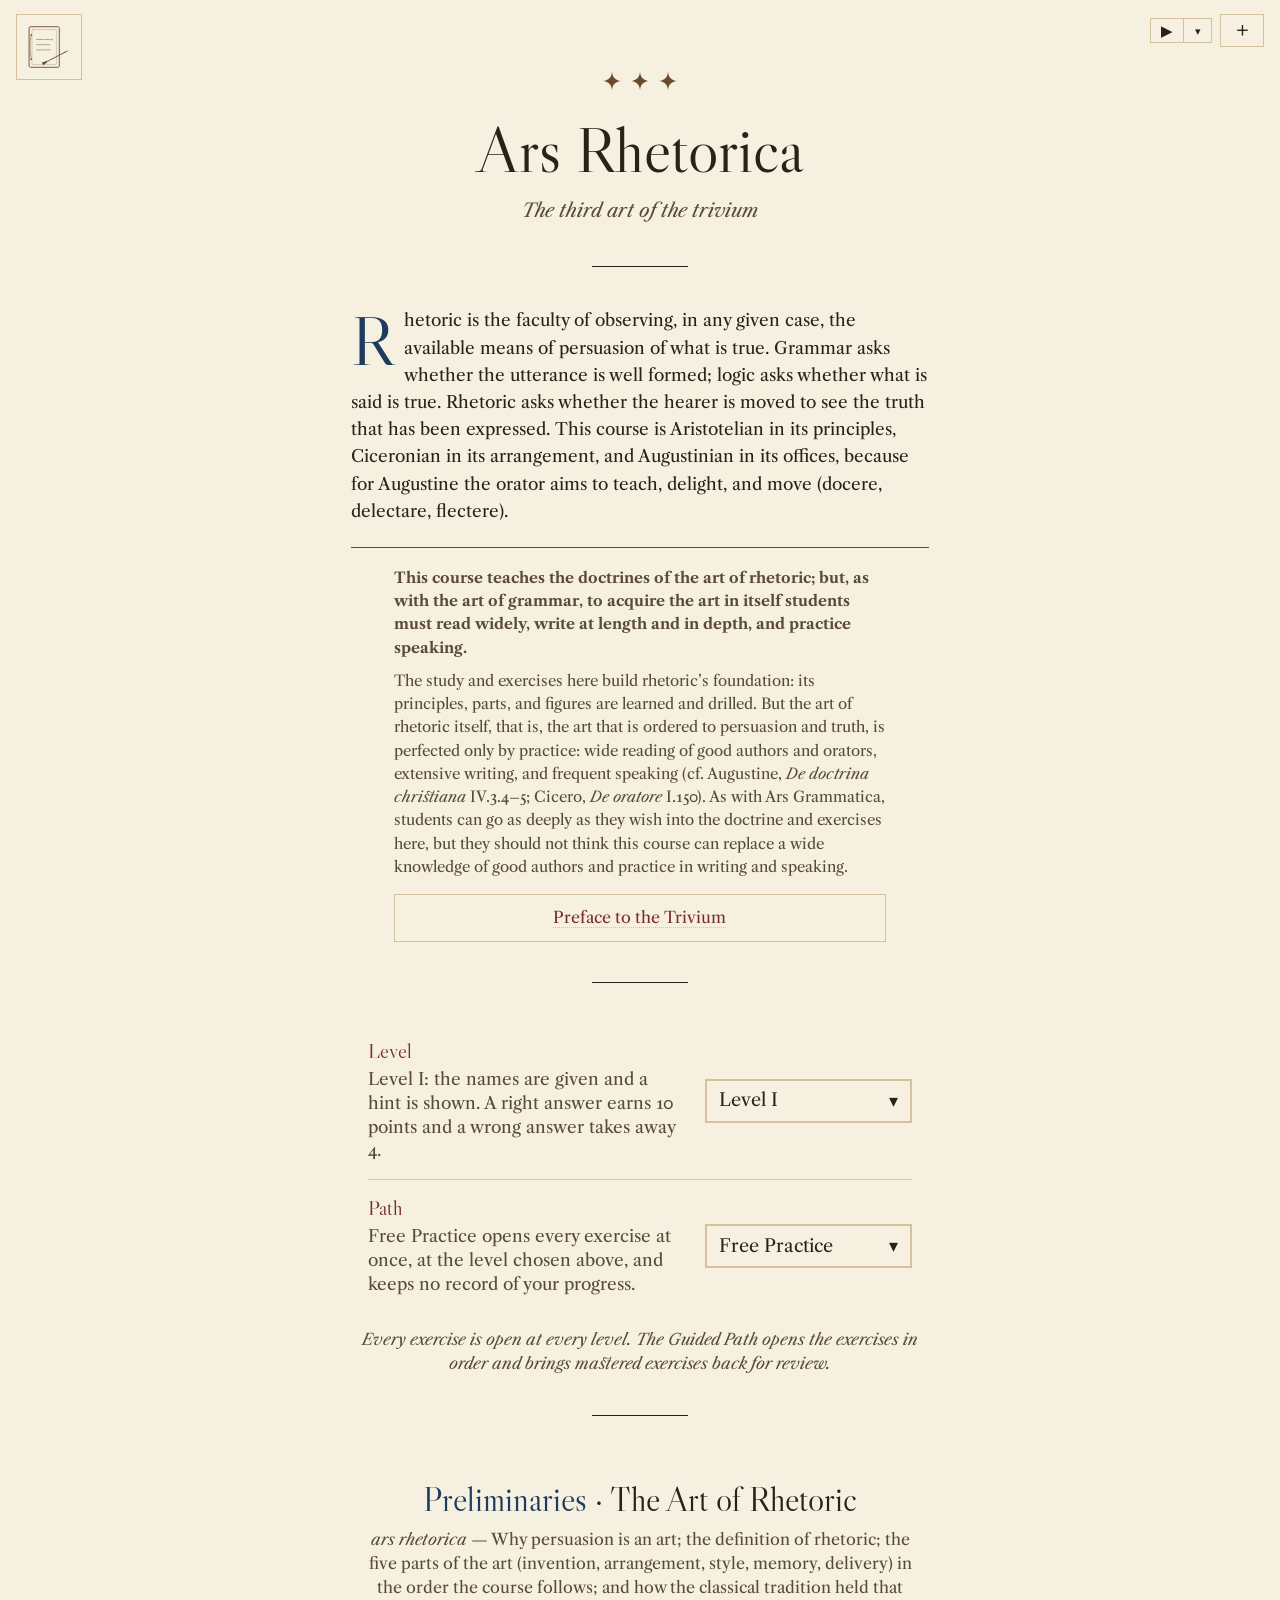
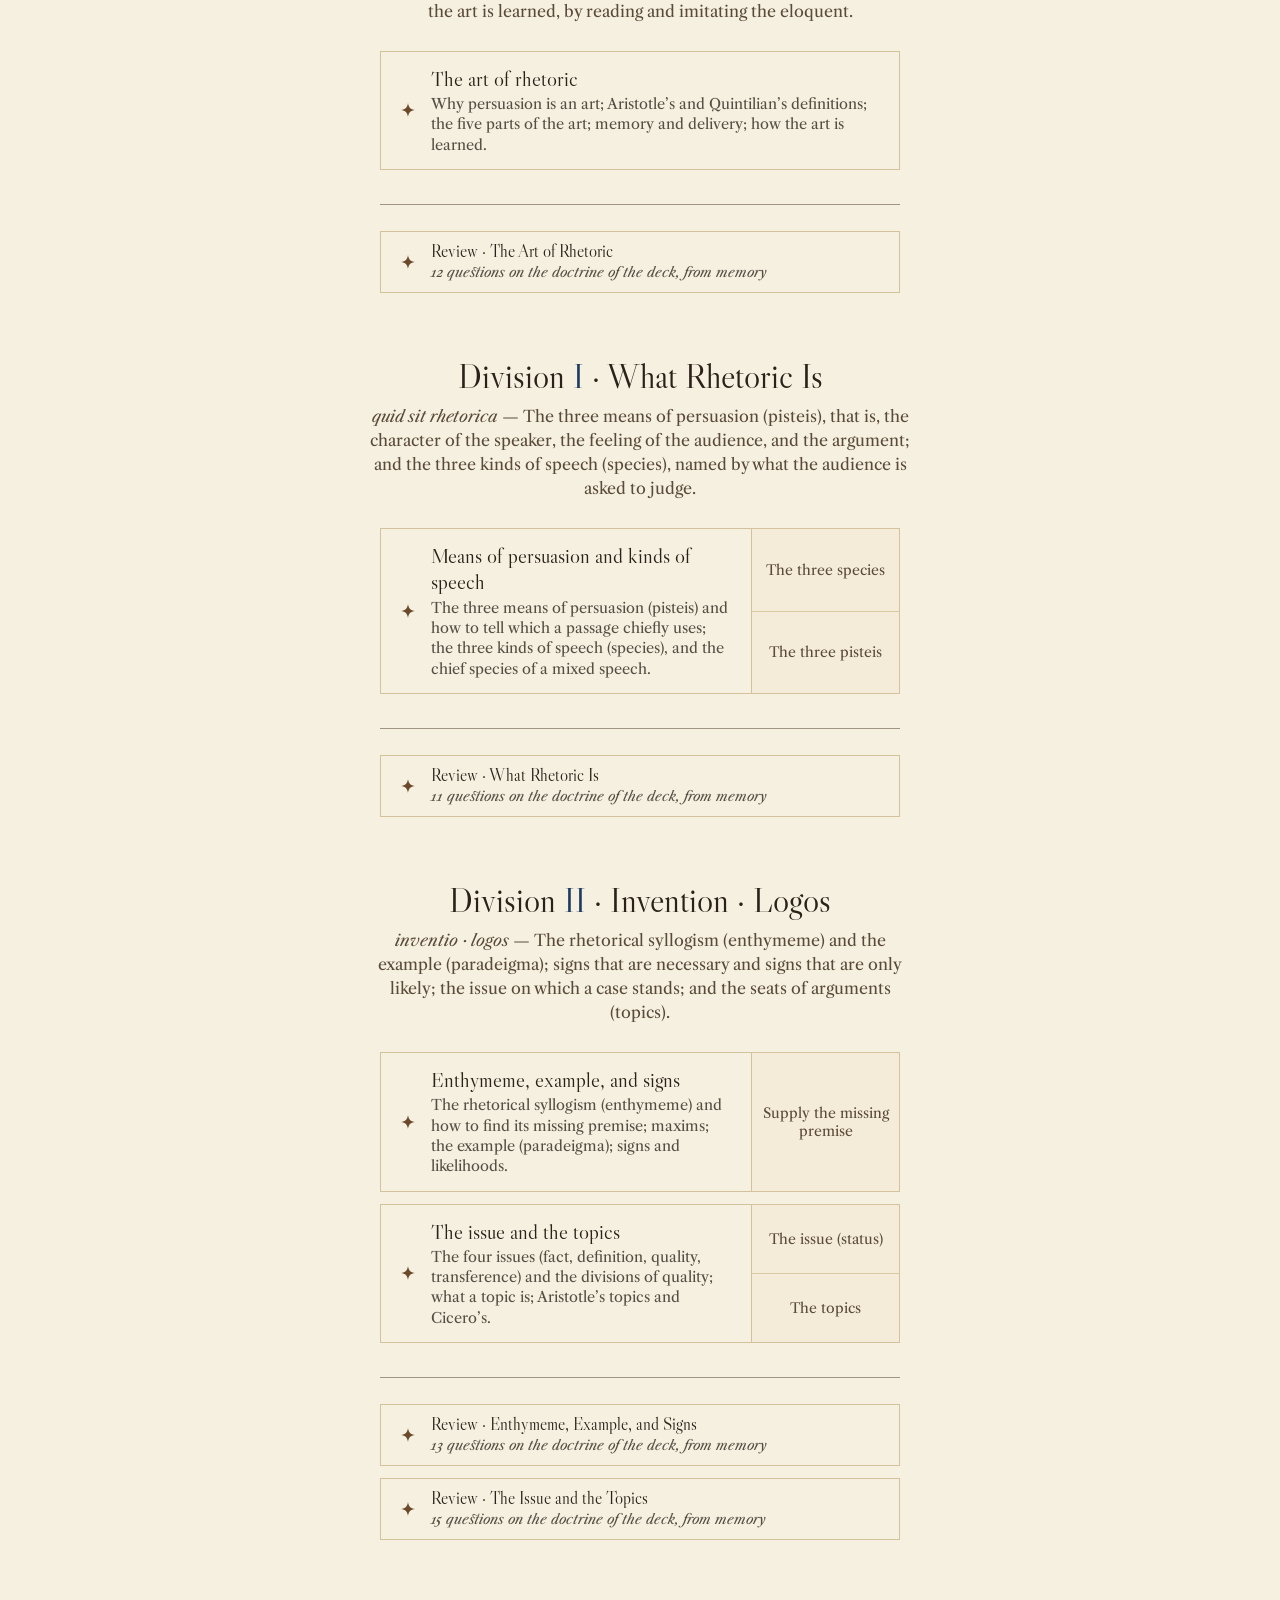
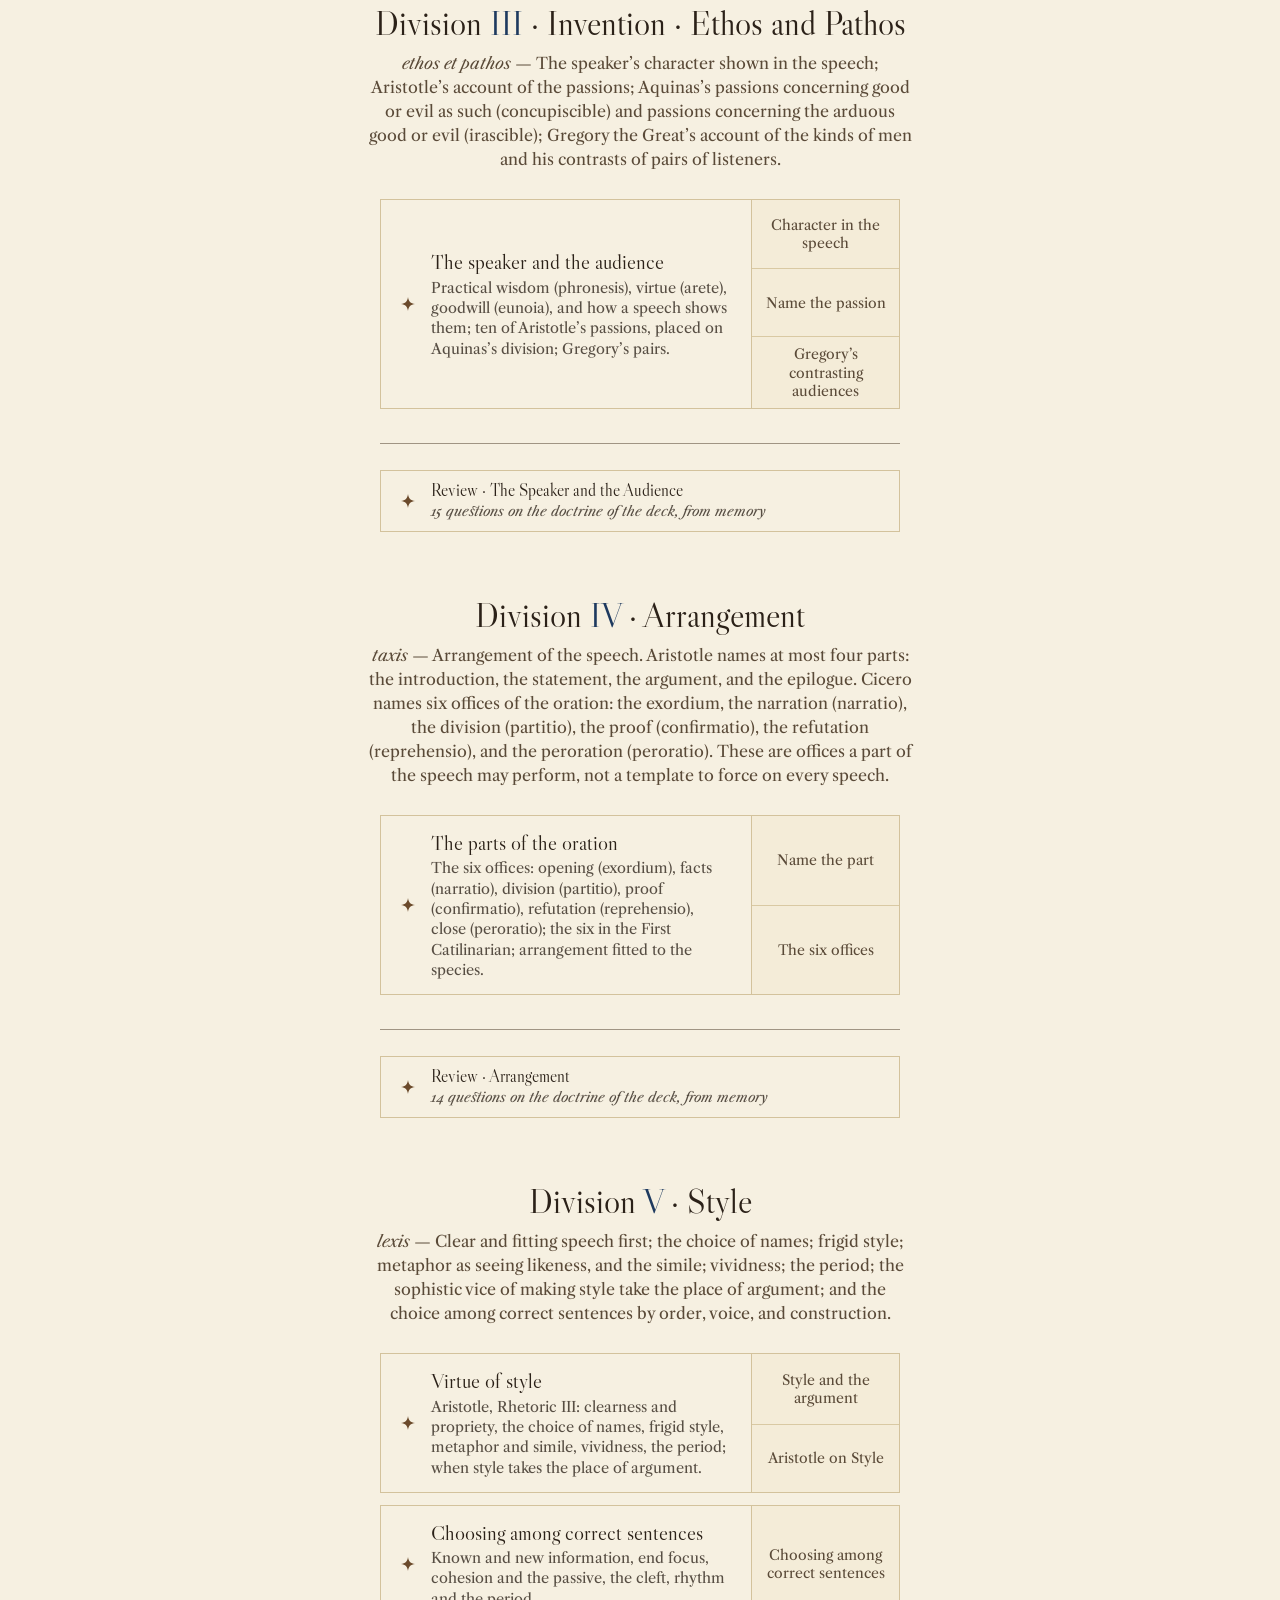
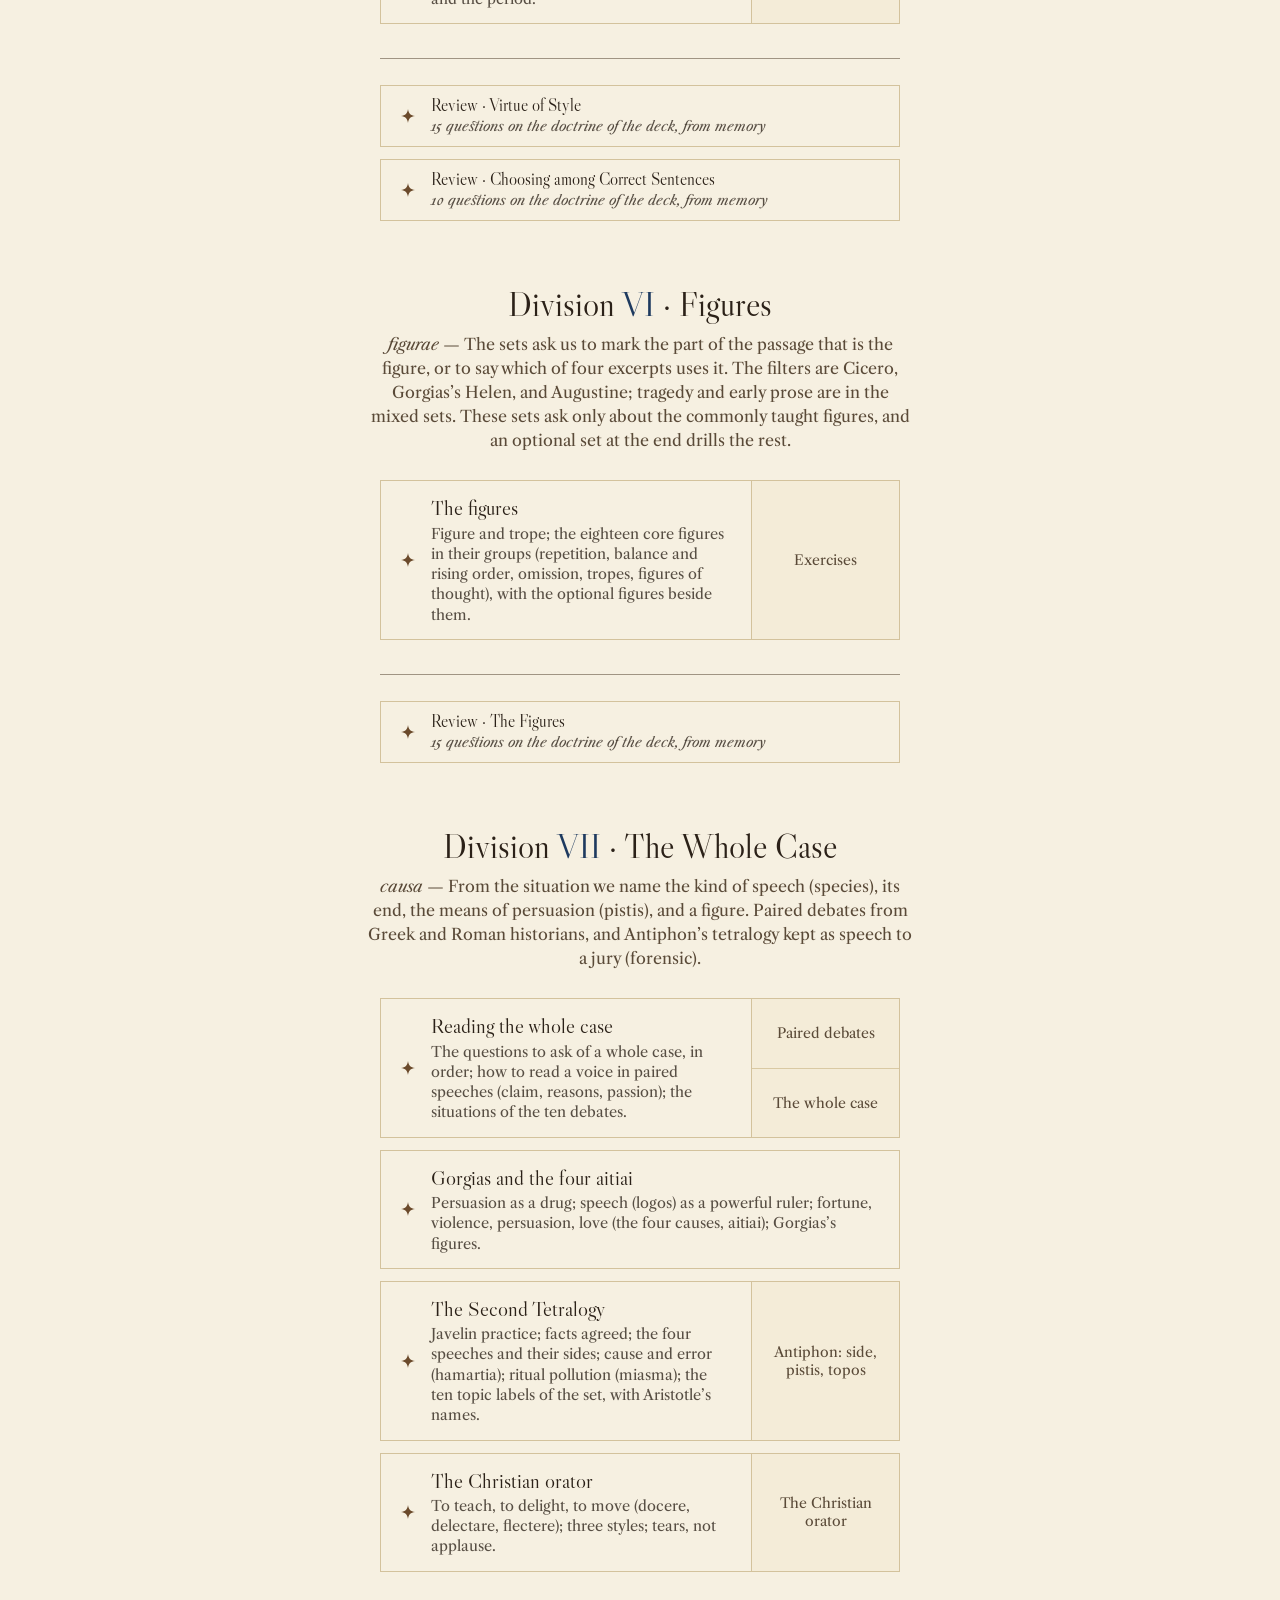
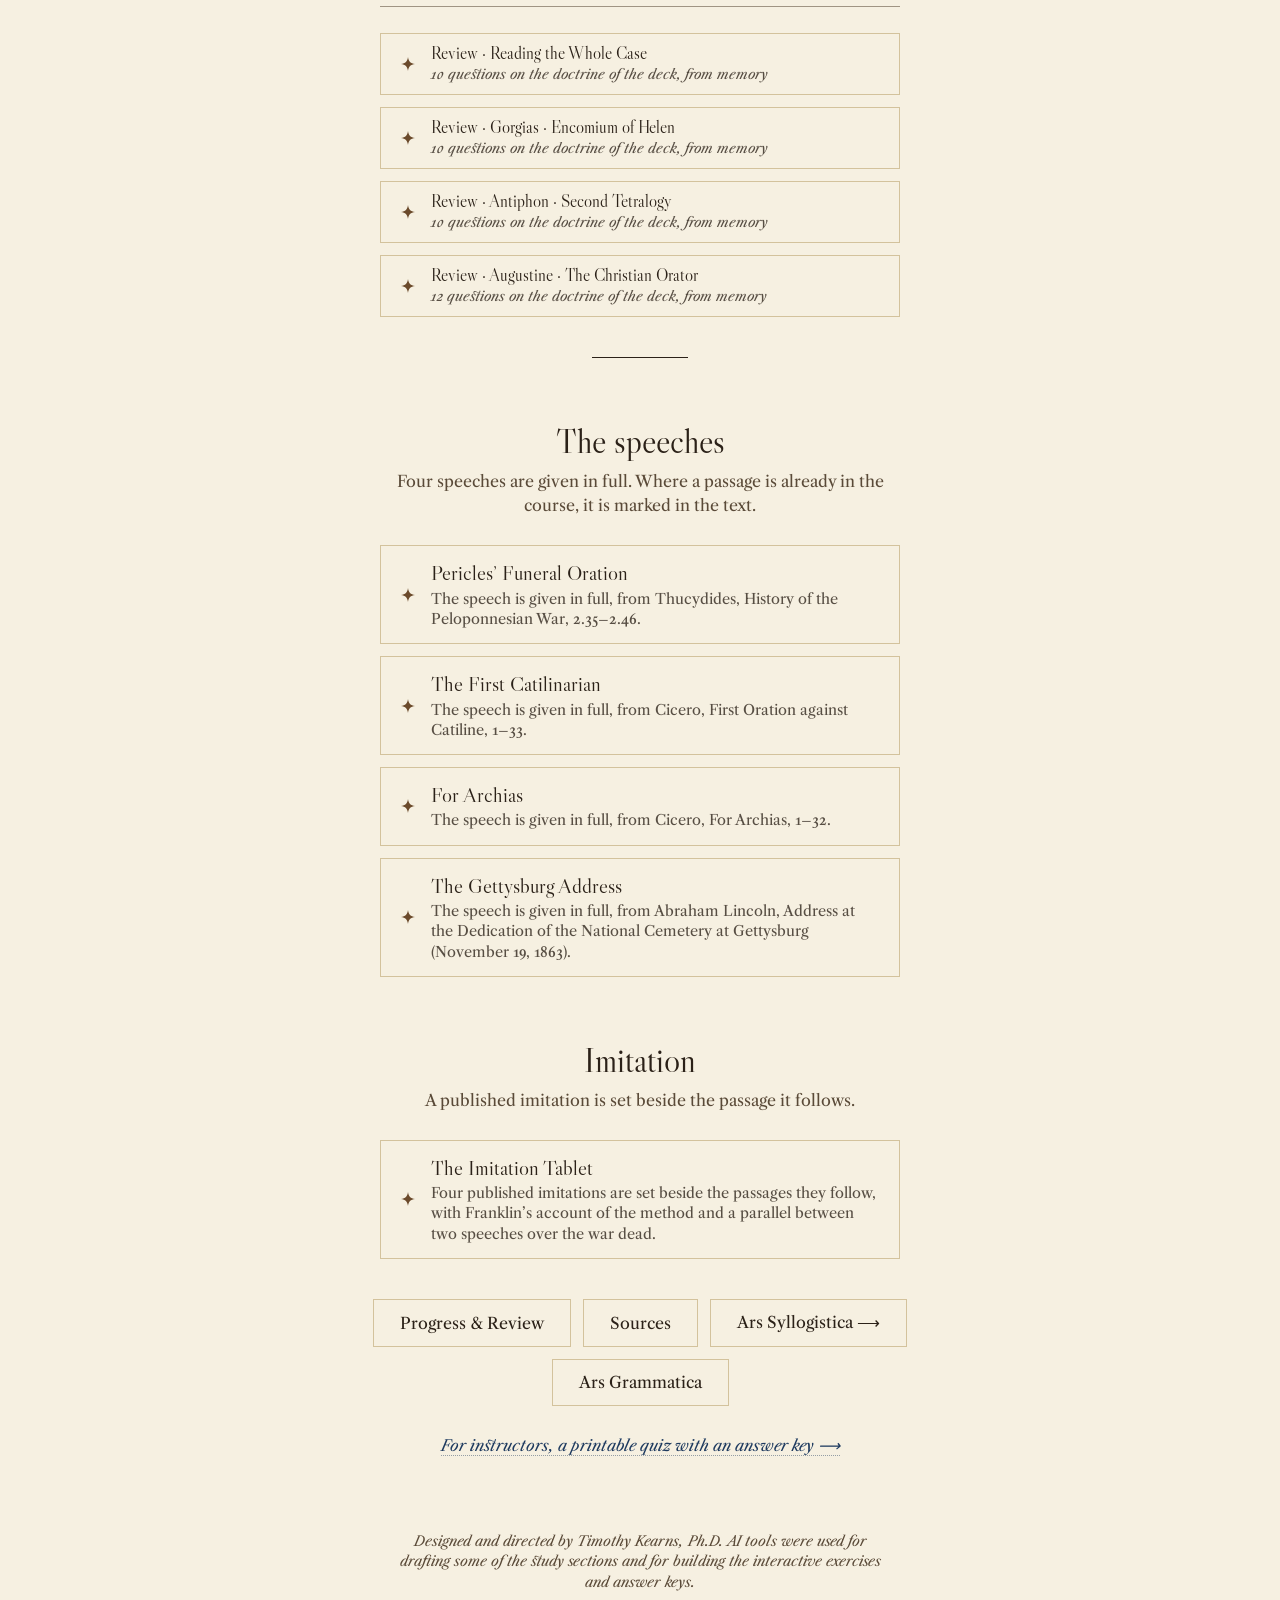
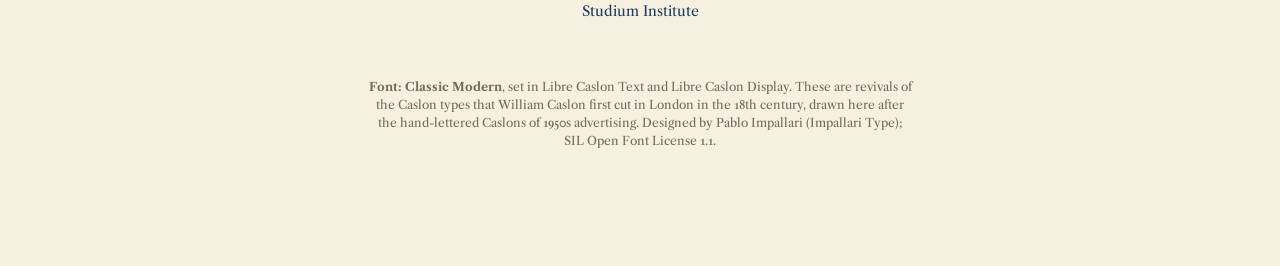
<file: index.html>
<!DOCTYPE html>
<html lang="en">
<head>
<meta charset="utf-8">
<meta name="viewport" content="width=device-width, initial-scale=1">
<title>Ars Rhetorica</title>
<link rel="preconnect" href="https://fonts.googleapis.com">
<link rel="preconnect" href="https://fonts.gstatic.com" crossorigin>
<link href="https://fonts.googleapis.com/css2?family=Libre+Caslon+Display&family=Libre+Caslon+Text:ital,wght@0,400;0,700;1,400&display=swap" rel="stylesheet">
<style>
:root{
  --paper:#f6f0e1; --paper2:#efe6cf; --card:#fffdf4; --ink:#2b2118; --ink-soft:#5a4a38;
  --line:#d9c9a3; --frame:#d3c29c; --wine:#7b2d26; --sage:#48664c; --accent:#1e3a5f;
  --orn:#6b4a2b; --hover:#ede4cf;
  --display:'Libre Caslon Display', Georgia, serif;
  --text:'Libre Caslon Text', Georgia, serif;
  --gold:var(--ink-soft); --gold-soft:var(--frame);
  --good-text:#48664c; --bad-text:#7b2d26; --sel-text:#f6f0e1;
  --panel:#f4ecd8; --panel2:#fbf6e8; --track:#e6dcc2;
  --arc:#7b2d26; --arc2:#48664c; --mode:var(--accent);
  --glow:#fbf7ea;
  --shadow:none;
}
body.dark{
  --paper:#2a161b; --paper2:#211115; --card:#331c22; --ink:#e9dfc8; --ink-soft:#c4a99a;
  --line:#4a3330; --frame:#6b5348; --wine:#c45c58; --sage:#4f7355; --accent:#8fa8c8;
  --orn:#efe3c6; --hover:#2a161c;
  --gold:var(--ink-soft); --gold-soft:var(--frame);
  --good-text:#8fbf95; --bad-text:#e08373; --sel-text:#14090c;
  --panel:#1a0c10; --panel2:#180b0e; --track:#2a1418;
  --arc:#e08373; --arc2:#8fbf95; --mode:var(--accent);
  --glow:#1a0c10;
  --shadow:none;
}
*{box-sizing:border-box; margin:0; padding:0}
html{
  min-height:100%;
  background:#f6f0e1;
  color-scheme:light;
  scrollbar-color:#8a6d3b #e6dcc2;
  scrollbar-width:auto;
}
html:has(body.dark){
  background:#2a161b;
  color-scheme:dark;
  scrollbar-color:#b8977a #2a161b;
}
::-webkit-scrollbar{width:20px; height:20px}
::-webkit-scrollbar-track{background:#e6dcc2; border-left:1px solid #b89f6d}
::-webkit-scrollbar-thumb{background:#8a6d3b; border-radius:0; border:3px solid #e6dcc2}
::-webkit-scrollbar-thumb:hover{background:#5a4a38}
html:has(body.dark)::-webkit-scrollbar-track{background:#2a161b; border-left-color:#6b5348}
html:has(body.dark)::-webkit-scrollbar-thumb{background:#b8977a; border-color:#2a161b}
html:has(body.dark)::-webkit-scrollbar-thumb:hover{background:#d9bc9f}
body{
  font-family:var(--text);
  font-variant-numeric:oldstyle-nums;
  color:var(--ink); min-height:100vh; font-size:17px; line-height:1.6;
  transition:color .25s;
  background:var(--paper);
}
/* Top-right: play+speed unit, then dark alone at far right */
.top-right-controls{
  position:fixed; top:14px; right:16px;
  display:flex; align-items:center; gap:8px; z-index:50;
  background:var(--paper);
}
.top-right-controls #dark-toggle{
  position:static; top:auto; right:auto;
}
#dark-toggle{
  width:44px; height:44px; border-radius:50%;
  border:1px solid var(--line); background:var(--card); color:var(--gold); font-size:20px;
  cursor:pointer; box-shadow:var(--shadow); transition:transform .15s;
}
#dark-toggle:hover{transform:scale(1.08)}
.speak-unit{
  display:inline-flex; align-items:stretch; position:relative;
  height:44px; border:1px solid var(--line); background:var(--card);
  border-radius:22px; box-shadow:var(--shadow); z-index:51;
}
#speak-toggle{
  width:44px; border:none; background:transparent; color:var(--gold);
  font-size:15px; cursor:pointer; box-shadow:none;
  border-radius:22px 0 0 22px;
  display:flex; align-items:center; justify-content:center; line-height:1;
  flex-shrink:0; transition:background .15s, color .15s;
}
#speak-toggle.speaking{
  background:var(--gold); color:#fff;
}
#speak-toggle:hover, .speak-rate-btn:hover, .speak-rate.open .speak-rate-btn{
  background:var(--panel); color:var(--ink);
}
#speak-toggle.speaking:hover{
  background:var(--gold); color:#fff;
}
.speak-rate{display:flex; position:relative;}
.speak-rate-btn{
  display:inline-flex; align-items:center; justify-content:center;
  height:100%; min-width:28px; border:none; border-left:1px solid var(--line);
  background:transparent; color:var(--gold);
  font-size:11px; border-radius:0 22px 22px 0; padding:0 10px;
  box-shadow:none; cursor:pointer; appearance:none; -webkit-appearance:none;
  transition:background .15s, color .15s;
}
.speak-rate-menu{
  position:absolute; top:calc(100% + 6px); right:0; margin:0; padding:6px;
  list-style:none; min-width:4.5em; background:var(--card);
  border:1px solid var(--line); border-radius:8px; box-shadow:var(--shadow); z-index:60;
}
.speak-rate-menu[hidden]{display:none}
.speak-rate-menu li{
  font-family:var(--display); font-size:12px; letter-spacing:.08em;
  padding:7px 12px; border-radius:6px; cursor:pointer; color:var(--ink-soft); white-space:nowrap;
}
.speak-rate-menu li:hover, .speak-rate-menu li:focus{
  background:var(--panel); color:var(--gold);
}
.speak-rate-menu li[aria-selected="true"]{
  color:var(--gold); background:var(--paper2, var(--panel));
}
#home-jump{
  position:fixed; top:14px; left:16px; z-index:50;
  padding:10px 16px; text-transform:uppercase;
}
body.ex-screen #home-jump{display:none}
@media (max-width:420px){
  #home-jump{top:12px; left:12px; padding:8px 12px; font-size:12px}
  .top-right-controls{top:12px; right:12px; gap:6px}
  #dark-toggle{width:40px; height:40px; font-size:18px}
  .speak-unit{height:40px; border-radius:20px}
  #speak-toggle{width:40px; font-size:14px; border-radius:20px 0 0 20px}
  .speak-rate-btn{min-width:26px; font-size:10px; padding:0 8px; border-radius:0 20px 20px 0}
}



.wrap{max-width:880px; margin:0 auto; padding:76px 22px 90px}
.screen{display:none}
.screen.active{display:block; animation:fade .4s ease}
@keyframes fade{from{opacity:0; transform:translateY(8px)} to{opacity:1; transform:none}}

/* ------- header ------- */
header{text-align:center; margin-bottom:26px}
.ornament{color:var(--gold); font-size:22px; letter-spacing:.4em; margin:6px 0}
h1{font-family:var(--display); font-size:44px; font-weight:600; letter-spacing:.06em; color:var(--ink); font-variant:small-caps}
@media (max-width:520px){ h1{font-size:32px} }
.subtitle{font-style:italic; color:var(--ink-soft); font-size:20px; margin-top:2px}
.rule{display:flex; align-items:center; gap:14px; margin:20px auto; max-width:520px; color:var(--gold)}
.rule::before,.rule::after{content:""; flex:1; height:1px; background:linear-gradient(90deg,transparent,var(--gold-soft))}
.rule::after{background:linear-gradient(90deg,var(--gold-soft),transparent)}

/* ------- home ------- */
.section-label{
  font-family:var(--display); font-size:15px; letter-spacing:.22em; color:var(--gold);
  text-transform:uppercase; text-align:center; margin:30px 0 14px;
}
.section-gloss{
  text-align:center; font-style:italic; color:var(--ink-soft); font-size:16px;
  margin:-8px auto 14px; max-width:720px;
}
.act-label{
  font-family:var(--display); font-size:21px; font-weight:600; letter-spacing:.12em;
  color:var(--ink); text-transform:uppercase; text-align:center; margin:52px 0 4px;
}
.act-label::before{content:none}
.act-label::after{content:none}
.act-latin{
  text-align:center; font-style:italic; color:var(--gold); font-size:17px;
  letter-spacing:.04em; margin:0 0 12px;
}
.act-gloss{
  text-align:center; color:var(--ink-soft); font-size:16px; font-style:italic;
  margin:-4px auto 16px; max-width:620px; line-height:1.45;
}
.intro-note{
  text-align:center; font-style:italic; color:var(--ink-soft); font-size:16px;
  margin:24px auto 6px; max-width:640px; padding:15px 20px; line-height:1.5;
  border:1px solid var(--line); border-radius:12px; background:var(--card); box-shadow:var(--shadow);
}
.intro-note::before{content:none}
.intro-note strong{color:var(--ink)}

.diff-row{display:flex; justify-content:center; gap:14px; flex-wrap:wrap}
.diff-btn{
  font-family:var(--display); font-size:17px; width:54px; height:44px; cursor:pointer;
  border:1px solid var(--line); background:var(--card); color:var(--ink-soft);
  border-radius:9px; transition:all .15s; box-shadow:var(--shadow);
}
.diff-btn:hover{border-color:var(--gold-soft); color:var(--ink)}
.diff-btn.sel{background:var(--wine); color:#f6f0e1; border-color:var(--wine)}
.diff-desc{text-align:center; font-style:italic; color:var(--ink-soft); margin-top:10px; font-size:16px; min-height:24px}

/* ------- language picker ------- */
.lang-box{
  border:1px solid var(--line); background:var(--card); border-radius:14px;
  box-shadow:var(--shadow); padding:18px 20px; max-width:640px; margin:6px auto 0; text-align:center;
}
.lang-box h4{font-family:var(--display); font-size:14px; letter-spacing:.18em; color:var(--gold);
  text-transform:uppercase; font-weight:600; margin-bottom:6px}
.lang-fixed{font-style:italic; color:var(--ink-soft); font-size:16px; margin-bottom:12px}
.lang-row{display:flex; justify-content:center; gap:10px; flex-wrap:wrap}
.lang-btn{
  font-family:var(--text); font-size:17px; padding:8px 16px; cursor:pointer;
  border:1px solid var(--line); background:var(--panel2); color:var(--ink-soft);
  border-radius:9px; transition:all .15s;
}
.lang-btn:hover{border-color:var(--gold-soft); color:var(--ink)}
.lang-btn.sel{background:var(--gold); color:var(--sel-text); border-color:var(--gold)}
.lang-note{font-style:italic; color:var(--ink-soft); font-size:15px; margin-top:11px; line-height:1.45}

/* ------- cards ------- */
.set-grid{display:grid; grid-template-columns:1fr; gap:16px; margin-top:6px}
.set-card{
  border:1px solid var(--line); background:var(--card); border-radius:14px; padding:20px 22px;
  cursor:pointer; box-shadow:var(--shadow); transition:transform .15s, border-color .15s;
  position:relative; display:flex; flex-direction:column;
}
.set-card:hover{transform:translateY(-2px); border-color:var(--gold-soft)}
.set-card.wide{grid-column:1 / -1}
.set-card.soon{opacity:.5; cursor:default}
.set-card.soon:hover{transform:none; border-color:var(--line)}
.set-num{
  font-family:var(--display); font-size:12px; letter-spacing:.2em; color:var(--gold);
  text-transform:uppercase; margin-bottom:6px;
}
.set-card h3{font-family:var(--display); font-size:21px; font-weight:600; margin-bottom:8px; line-height:1.25}
.set-card p{font-size:16.5px; color:var(--ink-soft); line-height:1.45; flex:1}
.begin{
  display:inline-block; margin-top:12px; font-family:var(--display); font-size:13px;
  letter-spacing:.16em; color:var(--gold);
}
.soon-flag{
  display:inline-block; margin-top:12px; font-family:var(--display); font-size:12px;
  letter-spacing:.16em; color:var(--ink-soft); font-style:normal;
}
.set-flag{
  position:absolute; top:14px; right:16px; font-size:13px; font-family:var(--display);
  letter-spacing:.1em; color:var(--gold-soft);
}
/* A deck's exercises: a full-height strip on the right edge, in a set-off shade. */
.set-card{--ex-w:148px}
.set-card:has(.ex-strip){
  padding:0; display:grid; grid-template-columns:minmax(0,1fr) var(--ex-w);
  align-items:stretch; overflow:hidden;
}
.set-face{padding:20px 16px 20px 22px; display:flex; flex-direction:column; min-width:0}
.set-card .ex-strip{
  display:flex; flex-direction:column; min-height:100%;
  background:var(--panel); border-left:1px solid var(--line);
}
.set-card .ex-link{
  flex:1 1 auto; min-height:68px; margin:0; width:100%;
  display:flex; flex-direction:column; align-items:center; justify-content:center; gap:3px;
  text-align:center; font-family:var(--display); font-size:12.5px; letter-spacing:.04em;
  line-height:1.25; color:var(--gold); background:transparent;
  border:none; border-radius:0; padding:8px 7px; cursor:pointer;
  transition:background .15s, color .15s;
}
.set-card .ex-link + .ex-link{border-top:1px solid var(--line)}
.set-card .ex-link:hover, .set-card .ex-link:focus-visible{background:var(--track); color:var(--ink)}
.set-card .ex-link:focus-visible{outline:2px solid var(--gold); outline-offset:-3px}
/* Dark --panel sits on --card. The strip uses the track shade so it stays set off, and the hover goes a step lighter. */
body.dark .set-card .ex-strip{background:var(--track)}
body.dark .set-card .ex-link:hover,
body.dark .set-card .ex-link:focus-visible{background:#45272e; color:var(--ink)}
.set-card .ex-opt{
  font-family:var(--display); font-size:10px; letter-spacing:.12em;
  text-transform:uppercase; color:var(--gold-soft);
}
button.begin{
  background:none; border:none; padding:0; cursor:pointer;
  align-self:flex-start; color:var(--gold);
}
button.begin:hover, button.begin:focus-visible{color:var(--ink)}
button.begin:focus-visible{outline:2px solid var(--gold); outline-offset:3px}
.ex-pane{
  position:fixed; inset:0; z-index:100; background:rgba(8,15,28,.55);
  display:flex; align-items:center; justify-content:center; padding:24px;
}
.ex-pane .box{
  position:relative; background:var(--card); color:var(--ink);
  border:1px solid var(--line); border-radius:14px; box-shadow:var(--shadow);
  padding:22px 22px 16px; width:min(560px, 100%);
  max-height:min(88vh, 820px); overflow:auto;
}
.ex-pane h4{
  font-family:var(--display); font-size:12px; letter-spacing:.18em; text-transform:uppercase;
  color:var(--gold); font-weight:600; margin:0 84px 6px 0;
}
.ex-pane .t{
  font-family:var(--display); font-size:22px; font-weight:600; line-height:1.3;
  margin:0 0 14px; color:var(--ink);
}
.ex-pane-x{
  position:absolute; top:14px; right:14px;
  font-family:var(--display); font-size:12px; letter-spacing:.12em; text-transform:uppercase;
  padding:7px 12px; border:1px solid var(--line); background:var(--card); color:var(--ink);
  border-radius:8px; cursor:pointer;
}
.ex-pane-x:hover, .ex-pane-x:focus-visible{border-color:var(--gold-soft)}
.ex-pane-x:focus-visible{outline:2px solid var(--gold); outline-offset:2px}
.ex-pane-item{
  display:block; width:100%; text-align:left; font:inherit; color:inherit;
  border:1px solid var(--line); background:var(--panel2); border-radius:10px;
  padding:12px 14px; margin:0 0 10px; cursor:pointer;
}
.ex-pane-item:last-child{margin-bottom:0}
.ex-pane-item:hover, .ex-pane-item:focus-visible{border-color:var(--gold-soft); background:var(--panel)}
.ex-pane-item:focus-visible{outline:2px solid var(--gold); outline-offset:2px}
.ex-pane-flag{
  display:block; font-family:var(--display); font-size:11px; letter-spacing:.14em;
  text-transform:uppercase; color:var(--gold); margin-bottom:3px;
}
.ex-pane-name{
  display:block; font-family:var(--display); font-size:17px; letter-spacing:.03em;
  color:var(--ink); line-height:1.3;
}
.ex-pane-desc{
  display:block; margin-top:4px; font-family:var(--text); font-size:16.5px;
  color:var(--ink-soft); line-height:1.4;
}
@media (max-width:560px){
  .set-grid{grid-template-columns:1fr}
  .set-card{--ex-w:116px}
  .set-card .ex-link{font-size:11.5px; padding:7px 5px; min-height:58px}
  .set-face{padding:16px 12px 16px 16px}
  .ex-pane{padding:10px}
  .ex-pane h4{margin-bottom:2px}
  .ex-pane .t{font-size:20px; margin-bottom:10px}
  .ex-pane .box{max-height:calc(100vh - 20px); max-height:calc(100dvh - 20px); padding:16px 12px 10px}
  .ex-pane-item{padding:8px 12px; margin-bottom:6px}
  .ex-pane-desc{font-size:16px; line-height:1.35}
}

/* ------- panels (tutorials) ------- */
.panel{
  border:1px solid var(--line); background:var(--card); border-radius:14px;
  padding:26px 28px; box-shadow:var(--shadow); margin-bottom:18px;
}
.panel p{margin-bottom:13px}
.panel p:last-child{margin-bottom:0}
.panel strong{color:var(--ink)}
.panel em{color:var(--ink-soft)}
.panel .lat{font-style:italic; color:var(--gold)}
.modern{
  display:block; margin-top:14px; padding-top:12px; border-top:1px dashed var(--line);
  font-size:16px; font-style:italic; color:var(--ink-soft);
}
.modern::before{content:"Modern books call this — "; font-style:normal; letter-spacing:.04em; color:var(--gold); font-size:14px; font-family:var(--display)}
.deck-nav{display:flex; justify-content:space-between; align-items:center; gap:12px; margin-top:20px}
.deck-count{font-style:italic; color:var(--ink-soft); font-size:16px}

/* ------- buttons ------- */
.btn{
  font-family:var(--display); font-size:14px; letter-spacing:.12em; padding:11px 22px;
  border:1px solid var(--line); background:var(--card); color:var(--ink); border-radius:9px;
  cursor:pointer; box-shadow:var(--shadow); transition:all .15s; text-transform:uppercase;
}
.btn:hover{border-color:var(--gold-soft)}
.btn.primary{background:var(--wine); color:#f6f0e1; border-color:var(--wine)}
.btn.primary:hover{filter:brightness(1.08)}
.btn:disabled{opacity:.4; cursor:default}
.btn-row{display:flex; gap:12px; flex-wrap:wrap; justify-content:center; margin-top:18px}

/* ------- question screen ------- */
.q-head{display:flex; justify-content:space-between; align-items:baseline; margin-bottom:14px; flex-wrap:wrap; gap:8px}
.q-title{font-family:var(--display); font-size:17px; letter-spacing:.1em; color:var(--gold); text-transform:uppercase}
.q-score{font-style:italic; color:var(--ink-soft); font-size:16px}
.q-instr{font-style:italic; color:var(--ink-soft); text-align:center; margin-bottom:16px; font-size:17px}
.q-box{
  border:1px solid var(--line); background:var(--card); border-radius:14px;
  padding:26px 28px; box-shadow:var(--shadow);
}
.q-prompt{font-size:20px; margin-bottom:18px; line-height:1.45}
.q-specimen{
  text-align:center; font-size:34px; letter-spacing:.02em; color:var(--ink);
  margin:10px 0 22px; font-family:var(--text);
}
.q-specimen .lemma{display:block; font-size:16px; font-style:italic; color:var(--ink-soft); letter-spacing:0; margin-top:8px}
.q-sentence{
  text-align:center; font-size:23px; line-height:1.6; margin:8px 0 20px; color:var(--ink);
}
.q-sentence .target{
  border-bottom:2px solid var(--gold); padding-bottom:1px; color:var(--wine); font-weight:600;
}
.q-passage{
  font-size:20px; line-height:1.55; margin:4px 0 8px; color:var(--ink); text-align:left;
}
.q-passage .target, .q-original .target{
  border-bottom:2px solid var(--gold); padding-bottom:1px; color:var(--wine); font-weight:600;
}
.q-source{
  text-align:right; font-style:italic; color:var(--ink-soft); font-size:15px; margin:0 0 12px;
}
.orig-toggle{
  display:block; margin:0 0 12px auto; font-family:var(--text); font-size:15px;
  font-style:italic; color:var(--gold); background:none; border:none; cursor:pointer;
  text-decoration:underline; text-underline-offset:3px;
}
.orig-toggle:hover{color:var(--ink)}
.q-original{
  font-size:18.5px; line-height:1.55; margin:0 0 16px; color:var(--ink-soft); text-align:left;
  padding:12px 14px; border-left:2px solid var(--gold-soft); background:var(--panel2);
}
.q-original .olang{
  display:block; font-family:var(--display); font-size:11px; letter-spacing:.14em;
  text-transform:uppercase; color:var(--gold); margin-bottom:6px;
}
.q-gloss{text-align:center; font-style:italic; color:var(--ink-soft); font-size:16.5px; margin:-12px 0 20px}

.opts{display:flex; flex-direction:column; gap:10px}
.opt{
  text-align:left; font-family:var(--text); font-size:18px; padding:13px 18px;
  border:1px solid var(--line); background:var(--panel2); color:var(--ink); border-radius:10px;
  cursor:pointer; transition:all .13s; line-height:1.4;
}
.opt:hover:not(:disabled){border-color:var(--gold-soft); background:var(--panel)}
.opt:disabled{cursor:default}
.opt.right{background:var(--sage); color:#fff; border-color:var(--sage)}
.opt.wrong{background:var(--wine); color:#fff; border-color:var(--wine)}
.opt.reveal{border-color:var(--sage); border-width:2px}

/* accident selector chips */
.acc-grid{display:flex; flex-direction:column; gap:14px}
.acc-line{display:flex; align-items:center; gap:10px; flex-wrap:wrap}
.acc-lab{
  font-family:var(--display); font-size:12px; letter-spacing:.14em; color:var(--gold);
  text-transform:uppercase; min-width:82px;
}
.chip{
  font-family:var(--text); font-size:16.5px; padding:6px 13px; cursor:pointer;
  border:1px solid var(--line); background:var(--panel2); color:var(--ink-soft);
  border-radius:8px; transition:all .13s;
}
.chip:hover:not(:disabled){border-color:var(--gold-soft); color:var(--ink)}
.chip.sel{background:var(--gold); color:var(--sel-text); border-color:var(--gold)}
.chip.right{background:var(--sage); color:#fff; border-color:var(--sage)}
.chip.wrong{background:var(--wine); color:#fff; border-color:var(--wine)}
.chip.reveal{border-color:var(--sage); border-width:2px; color:var(--ink)}
.chip:disabled{cursor:default}

.answer-in{
  font-family:var(--text); font-size:21px; padding:11px 16px; width:100%;
  border:1px solid var(--line); background:var(--panel2); color:var(--ink); border-radius:10px;
}
.answer-in:focus{outline:none; border-color:var(--gold)}
.answer-in.right{border-color:var(--sage)}
.answer-in.wrong{border-color:var(--wine)}

.feedback{margin-top:18px; padding:16px 20px; border-radius:11px; border:1px solid var(--line); background:var(--panel); line-height:1.5; font-size:17px}
.feedback.good{border-color:var(--sage)}
.feedback.bad{border-color:var(--wine)}
.feedback .verdict{font-family:var(--display); font-size:14px; letter-spacing:.14em; text-transform:uppercase; display:block; margin-bottom:7px}
.feedback.good .verdict{color:var(--good-text)}
.feedback.bad .verdict{color:var(--bad-text)}
.feedback .also{display:block; margin-top:10px; padding-top:9px; border-top:1px dashed var(--line); font-style:italic; color:var(--ink-soft); font-size:16px}

/* ------- the congruity bar ------- */
.cong-bar{
  display:flex; justify-content:center; gap:26px; margin-top:20px; padding-top:14px;
  border-top:1px dashed var(--line);
}
.lamp{display:flex; align-items:center; gap:8px; font-family:var(--display); font-size:11.5px;
  letter-spacing:.16em; text-transform:uppercase; color:var(--ink-soft); opacity:.42; transition:opacity .25s}
.lamp .dot{width:11px; height:11px; border-radius:50%; border:1px solid var(--line); background:transparent}
.lamp.on{opacity:1}
.lamp.yes .dot{background:var(--sage); border-color:var(--sage)}
.lamp.no  .dot{background:var(--wine); border-color:var(--wine)}
.lamp.na{opacity:.25}
.cong-why{text-align:center; font-style:italic; color:var(--ink-soft); font-size:15px; margin-top:9px}

/* ------- tables ------- */
.para-wrap{overflow-x:auto; margin:16px 0}
table.para{border-collapse:collapse; width:100%; font-size:17px}
table.para th, table.para td{border:1px solid var(--line); padding:7px 12px; text-align:left}
table.para th{font-family:var(--display); font-size:12px; letter-spacing:.1em; text-transform:uppercase;
  color:var(--gold); font-weight:600; background:var(--panel)}
table.para td.f{font-size:18px}
table.para tr:nth-child(even) td{background:var(--panel2)}

/* ------- progress ------- */
.prog-grid{display:grid; grid-template-columns:repeat(auto-fit,minmax(150px,1fr)); gap:14px; margin:18px 0}
.prog-cell{border:1px solid var(--line); background:var(--card); border-radius:12px; padding:16px; text-align:center; box-shadow:var(--shadow)}
.prog-cell .n{font-family:var(--display); font-size:29px; color:var(--gold)}
.prog-cell .l{font-size:14px; letter-spacing:.1em; text-transform:uppercase; color:var(--ink-soft); font-family:var(--display)}
.bar{height:9px; background:var(--track); border-radius:5px; overflow:hidden; margin-top:8px}
.bar > i{display:block; height:100%; background:var(--gold); border-radius:5px}

.mistake{border:1px solid var(--line); background:var(--card); border-radius:12px; padding:15px 18px; margin-bottom:12px; box-shadow:var(--shadow)}
.mistake .mq{font-size:17.5px; margin-bottom:6px}
.mistake .mn{font-size:16px; color:var(--ink-soft); font-style:italic}

.empty-note{text-align:center; font-style:italic; color:var(--ink-soft); padding:30px 10px}

/* ------- modal ladder ------- */
.ladder{margin:18px auto; max-width:520px; display:block}
.ladder text{font-family:var(--text)}

@media print{
  #dark-toggle, #speak-toggle, #speak-rate, .speak-unit, .top-right-controls, #home-jump{display:none}
  .set-card{break-inside:avoid}
}

/* ------- sources ------- */
.src{
  margin-top:16px; padding-top:11px; border-top:1px dashed var(--line);
  font-size:14.5px; color:var(--ink-soft); line-height:1.5;
}
.src::before{
  content:"Source"; display:inline-block; font-family:var(--display); font-size:10.5px;
  letter-spacing:.18em; text-transform:uppercase; color:var(--gold); margin-right:10px;
}
.src-link{
  color:var(--ink-soft); text-decoration:none; border-bottom:1px dotted var(--gold-soft);
  cursor:pointer;
}
.src-link:hover{color:var(--ink); border-bottom-color:var(--gold)}
.src-missing{color:var(--bad-text); font-style:italic}
.feedback .src{margin-top:12px; font-size:14px}

.src-modal{
  position:fixed; inset:0; background:rgba(8,15,28,.55); z-index:100;
  display:flex; align-items:center; justify-content:center; padding:24px;
}
.src-modal .box{
  background:var(--card); border:1px solid var(--line); border-radius:14px;
  padding:26px 28px; max-width:620px; box-shadow:var(--shadow); max-height:80vh; overflow-y:auto;
}
.src-modal h4{
  font-family:var(--display); font-size:12px; letter-spacing:.18em; text-transform:uppercase;
  color:var(--gold); margin-bottom:10px;
}
.src-modal .t{font-size:20px; margin-bottom:12px; line-height:1.35}
.src-modal p{font-size:16.5px; color:var(--ink-soft); line-height:1.5; margin-bottom:11px}
.src-modal .kind{
  display:inline-block; font-family:var(--display); font-size:10.5px; letter-spacing:.14em;
  text-transform:uppercase; padding:3px 9px; border-radius:6px; margin-bottom:12px;
  border:1px solid var(--line); color:var(--ink-soft);
}
.src-modal .kind.primary{border-color:var(--gold); color:var(--gold)}
.src-modal .kind.study{border-color:var(--sage); color:var(--good-text)}
.src-modal .kind.modern{border-color:var(--wine); color:var(--bad-text)}

.src-entry{
  border:1px solid var(--line); background:var(--card); border-radius:12px;
  padding:16px 20px; margin-bottom:12px; box-shadow:var(--shadow);
}
.src-entry .t{font-size:18px; margin-bottom:7px}
.src-entry p{font-size:15.5px; color:var(--ink-soft); line-height:1.5}
.src-entry .n{font-size:15.5px; font-style:italic; color:var(--ink-soft); margin-top:7px}

.figspan{cursor:pointer; border-bottom:2px solid var(--gold-soft); padding-bottom:1px}
.figspan:hover{background:color-mix(in srgb, var(--accent) 10%, transparent)}
.figspan.on{background:var(--wine); color:#f6f0e1; border-bottom-color:var(--wine)}
.figspan.right{background:var(--sage); color:#fff; border-bottom-color:var(--sage)}
.figspan.wrong{background:var(--wine); color:#fff}
.figspan.reveal{outline:2px solid var(--sage); outline-offset:2px}
.order-list{display:flex; flex-direction:column; gap:8px; margin:12px 0}
.order-item{
  text-align:left; font-family:var(--text); font-size:18px; padding:11px 16px;
  border:1px solid var(--line); background:var(--panel2); border-radius:10px; cursor:pointer;
}
.order-item:hover{border-color:var(--gold-soft)}
.order-item.sel{border-color:var(--wine); background:var(--panel)}
.order-item .n{font-family:var(--display); font-size:12px; letter-spacing:.12em; color:var(--gold); margin-right:10px}
.set-bar{height:8px; background:var(--track); border-radius:5px; overflow:hidden; margin:8px 0 14px}
.set-bar > i{display:block; height:100%; background:var(--wine); width:0}
.teacher-note{text-align:center; margin-top:28px; font-size:15.5px}
.teacher-note a{color:var(--ink-soft); font-style:italic; text-decoration:none; border-bottom:1px dotted var(--gold-soft)}
.teacher-note a:hover{color:var(--gold)}
.colophon{text-align:center; margin-top:36px; font-size:15px; color:var(--ink-soft)}
.designer-credit{text-align:center;margin:28px auto 6px;max-width:640px;font-size:15px;font-style:italic;line-height:1.45;color:var(--ink-soft)}
.si-home{text-align:center;margin:10px 0 8px;font-family:var(--display);font-size:13px;letter-spacing:.12em;text-transform:uppercase}
.si-home a{display:inline-block;padding:8px 18px;border:1px solid var(--line);border-radius:8px;background:var(--card);color:var(--ink-soft);text-decoration:none}
.si-home a:hover{color:var(--ink);border-color:var(--ink-soft)}
.colophon a{color:var(--wine); text-decoration:none; border-bottom:1px dotted var(--gold-soft)}
details.help{
  max-width:700px; margin:18px auto 0; border:1px solid var(--line); background:var(--card);
  border-radius:12px; padding:10px 18px; box-shadow:var(--shadow);
}
details.help summary{
  font-family:var(--display); font-size:13px; letter-spacing:.16em; text-transform:uppercase;
  color:var(--gold); cursor:pointer;
}
details.help p{font-size:16.5px; color:var(--ink-soft); margin:10px 0; line-height:1.5}
.flag-forensic{
  display:inline-block; font-family:var(--display); font-size:11px; letter-spacing:.14em;
  text-transform:uppercase; color:var(--wine); border:1px solid var(--wine); padding:2px 8px;
  border-radius:6px; margin-left:8px;
}
.q-cue{font-style:italic; color:var(--ink-soft); font-size:16px; margin:0 0 10px}


.set-card{font:inherit; text-align:left; width:100%; color:inherit;}
a.btn{display:inline-block; text-decoration:none;}
kbd{font-family:var(--display); font-size:11px; letter-spacing:.08em; border:1px solid var(--line); padding:1px 6px; border-radius:4px;}

/* ------- whole speeches and the imitation tablet ------- */
.room-legend{
  font-style:italic; color:var(--ink-soft); font-size:16.5px; margin-bottom:16px;
}
.room-sec{margin-top:18px}
.room-sec:first-child{margin-top:0}
.room-locus{
  font-family:var(--display); font-size:13px; letter-spacing:.16em; color:var(--gold); margin-bottom:6px;
}
.room-sec .room-p{margin:0 0 12px}
.room-bank{
  background:color-mix(in srgb, var(--accent) 14%, transparent); border-bottom:2px solid var(--accent);
  cursor:pointer; border-radius:2px;
}
.room-bank:hover, .room-bank.on{background:color-mix(in srgb, var(--accent) 24%, transparent)}
body.dark .room-bank{background:color-mix(in srgb, var(--accent) 22%, transparent)}
body.dark .room-bank:hover, body.dark .room-bank.on{background:color-mix(in srgb, var(--accent) 34%, transparent)}
.room-bank:focus{outline:2px solid var(--gold); outline-offset:2px}
.room-pass-note{
  margin:0 0 14px; padding:12px 14px; border-left:2px solid var(--gold-soft);
  background:var(--panel2); border-radius:0 8px 8px 0;
}
.room-pass-note p{margin:0 0 8px; font-size:16.5px; color:var(--ink-soft); line-height:1.45}
.room-pass-note p:last-child{margin-bottom:0}
.room-hit-lead{font-style:italic}
.room-hit-locus{
  font-family:var(--display); font-size:12px; letter-spacing:.12em; color:var(--gold); margin-right:8px;
}
.room-credit{
  text-align:center; font-style:italic; color:var(--ink-soft); font-size:17px; margin-top:4px;
}
.room-src{
  margin-top:0; padding-top:0; border-top:none;
  margin-bottom:14px; padding-bottom:11px; border-bottom:1px dashed var(--line);
}
.room-sec .room-p, .imit-text{overflow-wrap:break-word}
.room-cite{margin-top:14px; font-size:17px; line-height:1.45; color:var(--ink-soft)}
.room-cite a{
  color:var(--ink); text-decoration:none; border-bottom:1px dotted var(--gold-soft);
}
.room-cite a:hover{color:var(--gold); border-bottom-color:var(--gold)}
.imit-grid{
  display:grid; grid-template-columns:1fr 1fr; gap:16px; align-items:start; margin-bottom:16px;
}
.imit-col{
  border:1px solid var(--line); background:var(--card); border-radius:14px;
  padding:20px 22px; box-shadow:var(--shadow); min-width:0;
}
.imit-col h3, .panel h3{
  font-family:var(--display); font-size:20px; font-weight:600; line-height:1.3; margin-bottom:6px;
}
.imit-work{font-style:italic; color:var(--ink-soft); margin:0 0 2px; line-height:1.35}
.imit-locus{font-style:italic; color:var(--ink-soft); font-size:16px; margin:0 0 12px}
.imit-text{font-size:18px; line-height:1.55}
.imit-text p{margin:0 0 12px}
.imit-text p:last-child{margin-bottom:0}
.imit-text.verse{white-space:pre-wrap; overflow-wrap:break-word; font-size:17.5px; line-height:1.45}
.imit-write{margin-bottom:22px}
.imit-prompt{font-style:italic; color:var(--ink-soft); margin:0 0 12px}
.imit-draft{
  font-family:var(--text); font-size:19px; line-height:1.5;
  width:100%; min-height:168px; resize:vertical; display:block;
  border:1px solid var(--line); background:var(--panel2); color:var(--ink);
  border-radius:10px; padding:12px 14px;
}
.imit-draft:focus{outline:none; border-color:var(--gold)}
.imit-checks{margin-top:16px}
.imit-check-lead{
  font-family:var(--display); font-size:13px; letter-spacing:.14em;
  text-transform:uppercase; color:var(--gold); margin:0 0 8px;
}
.imit-check{
  display:flex; gap:10px; align-items:flex-start;
  margin:0 0 8px; font-size:17.5px; line-height:1.45; color:var(--ink); cursor:pointer;
}
.imit-check input{margin-top:6px; flex:0 0 auto; width:16px; height:16px; accent-color:var(--gold)}
@media (max-width:720px){
  .imit-grid{grid-template-columns:1fr}
}
@media (max-width:560px){
  #scr-room .panel, #scr-imit .panel, .imit-col{padding:16px 14px}
  .room-sec .room-p{font-size:18.5px; line-height:1.62}
}

/* Recitation Tablet: a fixed writing-tablet button, twice the height of the speak controls. */
.recite-open{
  position:fixed; top:14px; left:16px; z-index:50;
  width:66px; height:66px; padding:0;
  display:flex; align-items:center; justify-content:center;
  color:var(--gold); background:var(--card);
  border:1px solid var(--line); border-radius:16px;
  box-shadow:var(--shadow); cursor:pointer;
  transition:transform .15s, border-color .15s;
}
.recite-open:hover{transform:scale(1.06); border-color:var(--gold-soft)}
.recite-icon{width:44px; height:44px; display:block}
.recite-icon .tab-wood{fill:none; stroke:var(--gold-soft); stroke-width:1.3}
.recite-icon .tab-rule{fill:none; stroke:var(--gold-soft); stroke-width:.6; opacity:.55}
.recite-icon .tab-wax{fill:none}
.recite-icon .tab-hole{fill:var(--gold-soft)}
.recite-icon .tab-cord{fill:none; stroke:var(--gold-soft); stroke-width:.9; stroke-linecap:round; opacity:.8}
.recite-icon .tab-script{fill:none; stroke:var(--gold-soft); stroke-width:1; stroke-linecap:round; opacity:.7}
.recite-icon .tab-corner{display:none}
.recite-icon .tab-stylus{fill:none; stroke:var(--gold); stroke-width:1.3; stroke-linecap:round}
.recite-icon .tab-stylus-end{fill:var(--gold)}
body.recite-lock .recite-open{visibility:hidden}
@media (max-width:420px){
  .recite-open{top:12px; left:12px; width:60px; height:60px; border-radius:12px}
  .recite-icon{width:39px; height:39px}
}
@keyframes recite-glow{
  0%, 100%{box-shadow:0 0 0 0 transparent}
  50%{box-shadow:0 0 16px 4px color-mix(in srgb, var(--orn) 40%, transparent)}
}
.recite-open.is-glow{animation:recite-glow 3.6s ease-in-out infinite}
@media (prefers-reduced-motion:reduce){
  .recite-open.is-glow{animation:none; box-shadow:0 0 12px 3px color-mix(in srgb, var(--orn) 35%, transparent)}
}
.recite-callout{
  position:fixed; top:22px; left:94px; z-index:50;
  max-width:min(300px, calc(100vw - 148px));
  margin:0; padding:12px 14px; text-align:left; cursor:pointer;
  font-family:var(--text); font-size:17px; line-height:1.4;
  font-weight:400; letter-spacing:0; text-transform:none;
  color:var(--ink); background:var(--card);
  border:1px solid var(--line); border-left:3px solid var(--gold-soft);
  border-radius:12px; box-shadow:var(--shadow);
}
.recite-callout[hidden]{display:none !important}
.recite-callout{padding-right:34px}
.recite-callout-x{position:absolute; top:6px; right:10px; font-size:20px; line-height:1; color:var(--ink-soft); opacity:.75}
.recite-callout:hover .recite-callout-x{opacity:1; color:var(--ink)}
.recite-callout:hover{border-color:var(--gold-soft)}
.recite-callout:focus-visible{outline:2px solid var(--gold); outline-offset:2px}
@media (max-width:1240px){
  body.recite-nudge .wrap{padding-top:190px}
}
@media (max-width:640px){
  .recite-callout{top:92px; left:16px; right:16px; max-width:none}
  body.recite-nudge .wrap{padding-top:300px}
}
@media (max-width:420px){
  .recite-callout{top:84px; left:12px; right:12px}
}
.recite-due{
  text-align:center; font-style:italic; color:var(--ink-soft); font-size:16.5px;
  margin:16px auto 0; max-width:680px; line-height:1.55;
}
.recite-due[hidden]{display:none}
.recite-due-btn{
  font-family:inherit; font-size:inherit; font-style:normal; color:var(--gold);
  background:none; border:none; border-bottom:1px solid var(--gold-soft);
  padding:0 1px; cursor:pointer;
}
.recite-due-btn:hover{color:var(--ink)}
body.recite-lock{overflow:hidden}
.recite-overlay{
  position:fixed; inset:0; z-index:40;
  display:flex; padding:64px 3vw 3vh;
  background:rgba(43, 33, 24, .46);
}
body.dark .recite-overlay{background:rgba(0, 0, 0, .62)}
.recite-overlay[hidden]{display:none}
.recite-panel{
  flex:1; min-height:0; min-width:0;
  display:flex; flex-direction:column;
  background:var(--paper); color:var(--ink);
  border:1px solid var(--line); border-radius:16px;
  box-shadow:var(--shadow); padding:20px 22px 16px;
}
.recite-panel .btn{text-transform:none; letter-spacing:.04em}
.recite-top{display:flex; justify-content:space-between; align-items:center; gap:12px; margin-bottom:8px}
.recite-top h2{
  font-family:var(--display); font-size:clamp(20px, 2.2vw, 28px);
  font-weight:600; letter-spacing:.04em;
}
.recite-desc{
  position:relative; width:min(100%, 30em); margin:0 0 12px; background:var(--card); color:var(--ink);
  border:1px solid var(--line); border-left:3px solid var(--gold-soft);
  border-radius:10px; box-shadow:var(--shadow);
}
.recite-desc summary{
  cursor:pointer; list-style:none;
  display:flex; align-items:center; justify-content:space-between; gap:12px;
  font-family:var(--display); font-size:16px; letter-spacing:.03em; color:var(--gold);
  padding:10px 14px;
}
.recite-desc summary::-webkit-details-marker{display:none}
.recite-desc summary::after{
  content:"▾"; color:var(--gold); font-size:14px; line-height:1; transition:transform .15s;
}
.recite-desc:not([open]) summary::after{transform:rotate(-90deg)}
.recite-desc-body{
  position:absolute; z-index:6; left:-3px; right:-1px; top:calc(100% + 4px);
  max-height:min(36vh, 16em); overflow:auto; padding:12px 16px 8px;
  background:var(--card); color:var(--ink); border:1px solid var(--line); border-left:3px solid var(--frame);
  border-radius:10px; box-shadow:0 8px 24px rgba(0,0,0,.28);
}
.recite-desc p{font-size:16px; line-height:1.45; margin:0 0 8px}
.recite-desc p:last-child{margin-bottom:0}
.recite-tools{display:flex; flex-wrap:wrap; gap:10px; align-items:center}
.recite-picker{position:relative; flex:1; min-width:min(100%, 260px)}
.recite-menu-btn{
  width:100%; display:flex; justify-content:space-between; align-items:center; gap:12px;
  text-align:left; font-family:var(--display); font-size:16px; letter-spacing:.03em;
  color:var(--ink); background:var(--card); border:1px solid var(--line); border-radius:9px;
  padding:10px 14px; cursor:pointer; box-shadow:var(--shadow);
}
.recite-menu-btn:hover{border-color:var(--gold-soft)}
#recite-menu-label{flex:1; min-width:0; overflow:hidden; text-overflow:ellipsis; white-space:nowrap}
.recite-caret{color:var(--gold); flex:none}
.recite-menu-list{
  position:absolute; left:0; right:0; top:calc(100% + 6px); z-index:5;
  max-height:min(52vh, 440px); overflow:auto;
  background:var(--card); border:1px solid var(--line); border-radius:12px;
  box-shadow:var(--shadow); padding:6px;
}
.recite-menu-list[hidden]{display:none}
.recite-menu-head{
  font-family:var(--display); font-size:12px; letter-spacing:.14em;
  text-transform:uppercase; color:var(--gold); padding:10px 12px 4px;
}
.recite-menu-head:first-child{padding-top:4px}
.recite-opt{
  display:block; width:100%; text-align:left;
  font-family:var(--text); font-size:18px; line-height:1.35;
  color:var(--ink); background:transparent; border:none; border-radius:8px;
  padding:8px 12px; cursor:pointer;
}
.recite-opt:hover:not(:disabled){background:var(--panel)}
.recite-opt.is-on{background:var(--panel)}
.recite-opt:disabled{opacity:.48; cursor:default}
.recite-opt-note{display:block; font-style:italic; font-size:14.5px; color:var(--ink-soft); margin-top:1px}
.recite-opt-section{font-family:var(--display); font-size:15px; letter-spacing:.02em; margin-top:2px}
.recite-note{margin:8px 0 0; font-style:italic; font-size:15.5px; color:var(--ink-soft)}
.recite-note[hidden]{display:none}
.recite-columns{
  flex:1; min-height:0; display:grid; grid-template-columns:1fr; gap:14px; margin-top:12px;
}
.recite-columns.is-split{grid-template-columns:1fr 1fr}
.recite-text{
  width:100%; height:100%; min-height:220px; resize:none; box-sizing:border-box;
  font-family:var(--text); font-size:20px; line-height:1.5;
  color:var(--ink); background:var(--panel2); caret-color:var(--ink);
  border:1px solid var(--line); border-radius:14px; padding:16px 18px; box-shadow:var(--shadow);
}
.recite-text:focus{outline:none; border-color:var(--gold)}
.recite-text[readonly]{background:var(--panel)}
.recite-text:disabled{opacity:.72}
.recite-full{
  height:100%; min-height:0; overflow:auto; box-sizing:border-box;
  background:var(--card); border:1px solid var(--line); border-radius:14px;
  padding:16px 16px 8px; box-shadow:var(--shadow);
}
.recite-full[hidden]{display:none}
.recite-full-h{
  font-family:var(--display); font-size:13px; letter-spacing:.14em;
  text-transform:uppercase; color:var(--gold); margin-bottom:10px;
}
.recite-deck-h{
  font-family:var(--display); font-size:16px; font-weight:600;
  letter-spacing:.03em; margin:14px 0 8px; color:var(--ink);
}
.recite-point{display:flex; gap:10px; align-items:flex-start; margin:0 0 10px; cursor:pointer}
.recite-point input{margin-top:6px; width:16px; height:16px; flex:none; accent-color:var(--gold)}
.recite-point span{font-size:17.5px; line-height:1.45}
.recite-open:focus-visible, .recite-menu-btn:focus-visible, .recite-opt:focus-visible, .recite-desc summary:focus-visible{
  outline:2px solid var(--gold); outline-offset:2px;
}
@media (max-width:800px){
  .recite-overlay{padding:60px 10px 10px}
  .recite-panel{padding:14px; border-radius:12px}
  .recite-columns.is-split{grid-template-columns:1fr; grid-template-rows:minmax(180px, 1fr) minmax(180px, 1fr)}
  .recite-text{min-height:160px}
}
/* A short screen (a phone held sideways): the columns no longer fit under the tools, so the panel scrolls and the
   writing area and the full recitation take a fixed height instead of filling the rest of the panel (28 Oct 2026). */
@media (max-height:560px){
  .recite-panel{overflow-y:auto; overscroll-behavior:contain}
  .recite-panel > *{flex-shrink:0}
  .recite-columns, .recite-columns.is-split{flex:none; grid-template-rows:none}
  .recite-text, .recite-full{height:min(240px, calc(100vh - 150px)); min-height:150px}
}
.recite-print{display:none}
@media print{
  @page{margin:0.65in 0.7in}
  body.recite-printing{
    background:#fff !important; overflow:visible !important;
    height:auto !important; min-height:0 !important;
  }
  body.recite-printing .wrap,
  body.recite-printing #top-right-controls,
  body.recite-printing #recite-open,
  body.recite-printing #recite-callout,
  body.recite-printing #recite-overlay,
  body.recite-printing .screen{display:none !important}
  #recite-callout{display:none !important}
  body.recite-printing #recite-sheet{
    display:block !important;
    background:#fff !important; color:#2b2118 !important;
    font-family:var(--text);
    font-size:12pt; line-height:1.4;
  }
  .recite-print-head{
    border-bottom:1pt solid #2b2118; margin:0 0 12pt; padding:0 0 6pt;
    break-after:avoid; page-break-after:avoid;
  }
  .recite-print-head h1{
    font-family:var(--display); font-size:16pt; font-weight:600;
    letter-spacing:.03em; line-height:1.25; margin:0 0 2pt; color:#2b2118;
  }
  .recite-print-date{
    font-family:var(--text);
    font-style:italic; font-size:12pt; margin:0; color:#2b2118;
  }
  .recite-print-cols{
    display:grid; grid-template-columns:1fr 1fr; column-gap:20pt; align-items:start;
  }
  .recite-print-col h2{
    font-family:var(--display); font-size:10pt; font-weight:600;
    letter-spacing:.14em; text-transform:uppercase; margin:0 0 8pt; color:#2b2118;
    break-after:avoid; page-break-after:avoid;
  }
  .recite-print-col + .recite-print-col{
    border-left:0.75pt solid #9a8b6e; padding-left:16pt;
  }
  .recite-print-text{
    white-space:pre-wrap; font-size:12pt; line-height:1.45; color:#2b2118;
  }
  .recite-print-deck{
    font-family:var(--display); font-size:11pt; font-weight:600;
    letter-spacing:.03em; margin:12pt 0 6pt; color:#2b2118;
    break-after:avoid; page-break-after:avoid;
  }
  .recite-print-point{
    display:flex; align-items:flex-start; gap:7pt; margin:0 0 7pt;
    break-inside:avoid; page-break-inside:avoid; color:#2b2118;
  }
  .recite-print-box{
    box-sizing:border-box; width:11pt; height:11pt; margin-top:2pt; flex:none;
    border:1pt solid #2b2118; border-radius:1pt;
    display:flex; align-items:center; justify-content:center;
    -webkit-print-color-adjust:exact; print-color-adjust:exact;
  }
  .recite-print-box svg{display:block; width:9pt; height:9pt}
  .recite-print-point div{flex:1; min-width:0; font-size:12pt; line-height:1.45}
}

/* The Recitation Tablet button shows only on the homepage; below 1100px the page starts below it.
   On the homepage the Home button is hidden, so the Tablet holds the top-left corner, as in Ars Grammatica. */
body:not(.off-home) #home-jump{display:none}
@media (max-width:1100px){ body:not(.off-home) .wrap{padding-top:118px} }
@media (max-width:640px){ body.recite-nudge .wrap{padding-top:300px} }


/* Oct 2026 mockup. Later rules of equal weight replace the older chrome. */
@keyframes fade{from{opacity:0} to{opacity:1}}
.wrap{max-width:760px; margin:0 auto; padding:72px 28px 96px}
.orn{width:14px; height:14px; color:var(--orn); flex:none; vertical-align:-1px}
.ornament, .mark{color:var(--orn); letter-spacing:0; font-size:0; line-height:0}
.ornament.mark, svg.mark{display:block; width:18px; height:18px; margin:0 auto 28px}
#dark-toggle{
  width:auto; height:auto; border-radius:0; padding:4px 10px;
  border:1px solid var(--ink); background:var(--paper); color:var(--ink);
  font-family:var(--text); font-size:16px; font-weight:400; letter-spacing:0;
  line-height:1.4; text-transform:none; box-shadow:none;
  transition:background-color .25s ease;
}
#dark-toggle:hover{transform:none; background:var(--hover)}
.speak-unit{
  height:auto; border-radius:0; border:1px solid var(--ink); background:var(--paper); box-shadow:none;
}
#speak-toggle{
  width:auto; padding:4px 10px; border-radius:0; color:var(--ink); font-size:15px;
  background:var(--paper);
}
#speak-toggle.speaking, #speak-toggle.speaking:hover{background:var(--ink); color:var(--paper)}
#speak-toggle:hover, .speak-rate-btn:hover, .speak-rate.open .speak-rate-btn{
  background:var(--hover); color:var(--ink);
}
.speak-rate-btn{
  border-radius:0; color:var(--ink); border-left-color:var(--ink);
  font-family:var(--text); letter-spacing:0; background:var(--paper);
}
.speak-rate-menu{border-radius:0; border-color:var(--frame); box-shadow:none}
.speak-rate-menu li{font-family:var(--text); letter-spacing:0; border-radius:0; color:var(--ink-soft)}
.speak-rate-menu li:hover, .speak-rate-menu li:focus,
.speak-rate-menu li[aria-selected="true"]{background:var(--hover); color:var(--ink)}
header{margin-bottom:0}
h1{
  font:400 40px/1.15 var(--display); letter-spacing:0; font-variant:normal;
  text-transform:none; font-weight:400; color:var(--ink);
}
#scr-home h1{font-size:64px; line-height:1}
#scr-deck h1{
  font-family:var(--text); font-size:14px; font-weight:400; letter-spacing:.05em;
  font-variant:small-caps; text-transform:none; line-height:1.3; color:var(--ink-soft);
  margin:0 0 10px;
}
.subtitle{font-style:italic; color:var(--ink-soft); font-size:19px; margin:14px 0 0}
.rule{
  display:block; width:96px; max-width:96px; height:0; gap:0; margin:40px auto;
  border:0; border-top:1px solid var(--ink); background:none; color:var(--ink);
}
.rule::before, .rule::after{content:none; display:none}
.section-label, .act-label{
  font:400 34px/1.15 var(--display); letter-spacing:0; text-transform:none;
  color:var(--ink); text-align:center; margin:64px 0 4px; font-weight:400;
}
.act-label::before, .act-label::after{content:none; display:none}
.act-label .n, .section-label .n{color:var(--accent); font-weight:400}
.act-latin{
  text-align:center; font-style:italic; color:var(--ink-soft); font-size:17px;
  letter-spacing:0; margin:0;
}
.act-gloss, .section-gloss{
  text-align:center; font-style:normal; color:var(--ink-soft); font-size:16px;
  margin:8px auto 28px; max-width:34em; line-height:1.5;
}
.section-gloss .lat, .panel .lat{font-style:italic; color:var(--ink-soft)}
.intro-note{
  text-align:left; font-style:normal; color:var(--ink); font-size:17px; line-height:1.6;
  max-width:34em; margin:0 auto; padding:0; border:0; border-radius:0;
  background:none; box-shadow:none; hyphens:auto;
}
.intro-note::before{content:none; display:none}
.intro-note::first-letter{
  float:left; font:400 4.1em/0.8 var(--display); color:var(--accent); margin:6px 10px 0 0;
}
.intro-note strong{font-weight:400; color:inherit; font-family:inherit}
.intro-note .intro-rule{border:0; border-top:1px solid var(--ink-soft); margin:22px 0 18px; height:0}
.intro-note .intro-use{margin:0 0 10px; font-size:15px; line-height:1.55; color:var(--ink-soft); max-width:85%; margin-left:auto; margin-right:auto}
.intro-note .intro-use-head{font-weight:700; font-family:inherit; color:var(--ink-soft)}
.intro-note .intro-preface{max-width:85%; margin:16px auto 0; border:1px solid var(--frame); background:var(--paper); padding:10px 18px; text-align:center; font-size:16px}
.intro-note .intro-preface a{color:var(--wine); text-decoration:none; border-bottom:1px dotted var(--gold-soft)}
.set-grid{
  display:flex; flex-direction:column; align-items:center; gap:12px; margin-top:0; width:100%;
}
.set-card, button.set-card{
  display:flex; flex-direction:row; align-items:stretch; gap:0;
  width:min(520px, 100%); min-height:0; box-sizing:border-box;
  padding:0; text-align:left; color:var(--ink); background:transparent;
  border:1px solid var(--frame); border-radius:0; box-shadow:none;
  transition:background-color .25s ease;
  font:inherit; appearance:none; -webkit-appearance:none;
}
.set-card:hover, button.set-card:hover{
  transform:none; border-color:var(--frame); background:var(--hover); color:var(--ink);
}
.set-card.soon:hover{transform:none; border-color:var(--frame); background:transparent}
.set-card:has(.ex-strip){
  display:flex; flex-direction:row; padding:0; align-items:stretch; overflow:hidden;
  grid-template-columns:none;
}
.set-card > .orn, .set-face > .orn{
  align-self:center; width:14px; height:14px; margin-left:20px; color:var(--orn);
}
.set-face{
  display:flex; flex-direction:row; align-items:center; gap:0;
  flex:1; min-width:0; padding:0;
}
.tile-main{
  flex:1; min-width:0; display:flex; flex-direction:column; justify-content:center;
  text-align:left; padding:14px 20px 14px 16px;
}
.set-card .set-num, .set-card .begin, button.begin{display:none}
.set-card h3{
  font:400 21px/1.25 var(--display); font-weight:400; letter-spacing:0;
  margin:0; color:inherit;
}
.set-card p{
  font-style:normal; font-size:14.5px; line-height:1.4; color:inherit; opacity:.78;
  margin:2px 0 0; flex:none;
}
.set-card .ex-strip{
  display:flex; flex-direction:column; align-self:stretch;
  width:var(--ex-w); flex:0 0 var(--ex-w); min-height:100%;
  background:var(--panel); border-left:1px solid var(--frame);
}
body.dark .set-card .ex-strip{background:#241218}
.set-card:hover .ex-strip{background:#e4d8bc}
body.dark .set-card:hover .ex-strip{background:#321c22}
.set-card .ex-link{
  font-family:var(--text); font-size:14px; font-weight:400; letter-spacing:0;
  text-transform:none; line-height:1.3; color:var(--ink-soft); background:transparent;
  border-radius:0;
}
.set-card .ex-link:hover, .set-card .ex-link:focus-visible{background:var(--hover); color:var(--ink)}
body.dark .set-card .ex-link:hover,
body.dark .set-card .ex-link:focus-visible{background:#3a2228; color:var(--ink)}
.set-card .ex-link:focus-visible{outline:2px solid var(--ink); outline-offset:-3px}
.set-card .ex-opt{
  font-family:var(--text); font-size:12px; font-weight:400; letter-spacing:.04em;
  text-transform:none; font-variant:small-caps; color:var(--ink-soft);
}
.sec-rule{
  width:min(520px, 100%); height:0; border:0; border-top:1px solid var(--frame); margin:14px 0;
}
.sec-rule-main{border-top-color:var(--ink-soft); opacity:.55; margin:22px 0 14px}
.sec-rule-faint{opacity:.5; margin:6px 0}
.lang-btn{
  font-family:var(--text); border-radius:0; box-shadow:none; background:transparent;
  border-color:var(--frame); color:var(--ink-soft);
}
.lang-btn:hover{background:var(--hover); border-color:var(--frame); color:var(--ink)}
.lang-btn.sel{background:var(--hover); color:var(--ink); border-color:var(--ink)}
.lang-box{border-radius:0; box-shadow:none; border-color:var(--frame)}
.lang-box h4{
  font-family:var(--text); font-weight:400; letter-spacing:.04em; text-transform:none;
  font-variant:small-caps; color:var(--ink-soft);
}
.lang-sq{
  display:inline-block; width:5px; height:5px; background:currentColor;
  margin:0 7px 0 0; position:relative; top:-.3em; flex:none;
}
.btn, .diff-btn, .opt, .chip, .order-item, .answer-in, .panel, .q-box,
.ex-pane .box, .ex-pane-item, .ex-pane-x, .src-modal .box, .src-entry,
.prog-cell, .mistake, details.help, .imit-col, .imit-draft, kbd,
.recite-open, .recite-panel, .recite-callout, .recite-desc, .recite-text,
.recite-full, .recite-menu-btn, .recite-menu-list, .recite-opt{
  border-radius:0; box-shadow:none;
}
.btn, a.btn{
  font-family:var(--text); font-size:16px; font-weight:400; letter-spacing:0;
  text-transform:none; background:transparent; color:var(--ink);
  border:1px solid var(--frame); padding:10px 26px;
  transition:background-color .25s ease, color .25s ease, border-color .25s ease;
}
.btn:hover:not(:disabled), a.btn:hover{
  background:var(--hover); border-color:var(--frame); color:var(--ink); filter:none;
}
.btn.primary{background:transparent; color:var(--ink); border-color:var(--ink)}
.btn.primary:hover:not(:disabled){
  background:var(--hover); border-color:var(--ink); color:var(--ink); filter:none;
}
.btn:disabled, .btn.primary:disabled{
  opacity:1; cursor:not-allowed; filter:none;
  color:color-mix(in srgb, var(--ink) 35%, var(--paper));
  border-color:color-mix(in srgb, var(--frame) 60%, var(--paper));
  background:transparent;
}
#home-jump{background:var(--paper)}
#home-jump:hover:not(:disabled){background:var(--hover)}
.diff-btn{
  font-family:var(--text); font-weight:400; letter-spacing:0; border-radius:0;
  border:1px solid var(--frame); background:transparent; color:var(--ink-soft);
  box-shadow:none; transition:background-color .25s ease;
}
.diff-btn:hover{background:var(--hover); border-color:var(--frame); color:var(--ink)}
.diff-btn.sel, .chip.sel, .order-item.sel{
  background:var(--hover); color:var(--ink); border-color:var(--ink);
}
#scr-ex .q-head{
  display:block; text-align:center; border:0; margin:0 0 0; padding:0;
}
#scr-ex .q-title{
  display:block; font:400 40px/1.15 var(--display); font-weight:400; letter-spacing:0;
  text-transform:none; font-variant:normal; color:var(--ink); margin:0 0 6px;
}
#scr-ex .q-score{
  display:block; font-style:italic; font-size:16px; letter-spacing:0; color:var(--ink-soft);
}
#scr-ex .q-prompt{text-align:center; font-size:20px; margin:12px 0 22px}
.q-progress, .set-bar, .bar{
  height:2px; background:var(--frame); border-radius:0; overflow:hidden;
}
.q-progress{width:min(520px, 100%); margin:28px auto 36px}
.set-bar{margin:18px 0 28px}
.bar{margin-top:8px}
.q-progress > i, .set-bar > i, .bar > i{
  display:block; height:100%; background:var(--accent); border-radius:0;
}
.deck-count{font-style:normal; color:var(--ink-soft)}
.deck-hint{font-size:14px; margin:10px 0 0; text-align:center; color:var(--ink-soft); min-height:1.2em}
.panel{
  border:0; background:none; box-shadow:none; border-radius:0; padding:0;
  max-width:34em; margin:0 auto 18px; text-align:left; hyphens:auto; color:var(--ink);
}
.panel em{color:inherit}
#scr-deck .panel > p:first-child:has(> strong:only-child){
  font:400 40px/1.15 var(--display); text-align:center; margin:0 0 28px; color:var(--ink);
}
#scr-deck .panel > p:first-child:has(> strong:only-child) strong{
  font-weight:400; font-family:inherit;
}
.q-box{
  border:0; background:none; box-shadow:none; border-radius:0; padding:0;
  max-width:560px; margin:0 auto; text-align:left;
}
.panel.complete-card{
  border:1px solid var(--frame); background:transparent; padding:32px 24px; text-align:center;
}
.complete-orn{display:block; width:18px; height:18px; margin:0 auto 16px; color:var(--orn)}
.complete-h{
  font:400 34px/1.15 var(--display); font-weight:400; letter-spacing:0;
  text-transform:none; color:var(--ink); margin:0;
}
.before{font:400 22px/1.2 var(--display); margin:48px 0 12px; text-align:center; color:var(--ink)}
.before-proceeding{text-align:center}
details.check{
  width:min(560px, 100%); margin:0 auto; border:1px solid var(--accent);
  text-align:left; background:transparent;
}
details.check summary{
  list-style:none; cursor:pointer; display:flex; align-items:center; gap:12px;
  padding:13px 20px; font:400 20px var(--display); color:var(--accent);
  transition:background-color .25s ease;
}
details.check summary::-webkit-details-marker{display:none}
details.check summary::marker{content:none}
details.check summary:hover{background:var(--hover)}
details.check summary .orn{width:14px; height:14px; color:var(--orn)}
details.check summary .chev{
  margin-left:auto; font-family:var(--text); font-size:22px; line-height:1;
  color:var(--ink-soft); transition:transform .25s ease;
}
details.check[open] summary{border-bottom:1px solid var(--accent)}
details.check[open] summary .chev{transform:rotate(90deg)}
.qbody{padding:18px 20px 20px}
.qbody .q-box{margin:0; max-width:none}
.opts{gap:8px}
.opt{
  font-family:var(--text); font-size:16px; text-align:left; background:transparent; color:var(--ink);
  border:1px solid var(--frame); border-radius:0; padding:10px 16px; line-height:1.4;
  transition:background-color .25s ease, border-color .25s ease;
}
.opt:hover:not(:disabled){background:var(--hover); border-color:var(--frame)}
.opt.right, .chip.right{
  border-color:var(--good-text); color:var(--good-text);
  background:color-mix(in srgb, var(--sage) 9%, var(--paper));
}
.opt.wrong, .chip.wrong{
  border-color:var(--bad-text); color:var(--bad-text);
  background:color-mix(in srgb, var(--wine) 7%, var(--paper));
}
.opt.reveal, .chip.reveal{
  border-color:var(--good-text); border-width:1px; color:var(--good-text); background:transparent;
}
.opt.right em, .opt.wrong em, .opt.right i, .opt.wrong i{color:inherit}
.chip, .order-item, .answer-in{
  border-radius:0; background:transparent; border-color:var(--frame);
  font-family:var(--text); transition:background-color .25s ease, border-color .25s ease;
}
.chip:hover:not(:disabled), .order-item:hover:not(:disabled){
  background:var(--hover); border-color:var(--frame); color:var(--ink);
}
.answer-in:focus, .imit-draft:focus, .recite-text:focus{outline:none; border-color:var(--ink)}
.feedback{
  margin-top:14px; padding:0; border:0; border-radius:0; background:none;
  font-size:15.5px; line-height:1.5;
}
.feedback.good, .feedback.good .verdict{color:var(--good-text)}
.feedback.bad, .feedback.bad .verdict{color:var(--bad-text)}
.feedback .verdict{
  display:inline; font-family:var(--display); font-weight:400; font-size:18px;
  letter-spacing:0; text-transform:none; margin:0;
}
.deck-nav{display:flex; justify-content:center; gap:12px; margin:40px 0 0}
.deck-nav .btn{flex:none}
.q-title, .src::before, .q-original .olang, table.para th, .acc-lab,
.lamp, .prog-cell .l, .src-modal h4, .src-modal .kind, details.help summary,
.ex-pane h4, .ex-pane-flag, .imit-check-lead, .room-locus, .room-hit-locus,
.recite-menu-head, .recite-full-h, .flag-forensic{
  font-family:var(--text); font-weight:400; letter-spacing:.04em; text-transform:none;
  font-variant:small-caps; color:var(--ink-soft);
}
.modern::before{color:var(--ink-soft); letter-spacing:0; font-family:var(--text)}
.prog-cell .n, .order-item .n{
  font-family:var(--display); font-weight:400; letter-spacing:0; text-transform:none;
  font-variant:normal; color:var(--accent);
}
.q-sentence .target, .q-passage .target, .q-original .target{
  border-bottom:2px solid var(--accent); color:inherit; font-weight:600;
}
.q-original{border-left-color:var(--frame); border-radius:0}
.figspan{border-bottom-color:var(--frame); border-radius:0}
.figspan:hover{background:color-mix(in srgb, var(--accent) 10%, transparent)}
.figspan.on{background:var(--hover); color:var(--ink); border-bottom-color:var(--ink)}
.figspan.right{
  background:color-mix(in srgb, var(--sage) 16%, transparent);
  color:var(--good-text); border-bottom-color:var(--good-text);
}
.figspan.wrong{
  background:color-mix(in srgb, var(--wine) 14%, transparent);
  color:var(--bad-text); border-bottom-color:var(--bad-text);
}
.figspan.reveal{outline:1px solid var(--good-text); background:transparent; color:var(--good-text)}
.src-link, .teacher-note a, .si-home a, .colophon a, .room-cite a,
.orig-toggle, .recite-due-btn{
  color:var(--accent);
}
.src-link, .teacher-note a, .room-cite a, .colophon a{
  border-bottom-color:color-mix(in srgb, var(--accent) 45%, transparent);
}
.src-link:hover, .teacher-note a:hover, .room-cite a:hover, .colophon a:hover,
.orig-toggle:hover, .recite-due-btn:hover, .si-home a:hover{color:var(--accent)}
.si-home{
  margin:8px 0 0; font-family:var(--text); font-size:14px; letter-spacing:0; text-transform:none;
}
.si-home a{
  display:inline; padding:0; border:0; border-radius:0; background:none; text-decoration:none;
}
.designer-credit{margin-top:72px; max-width:36em; font-size:14px}
.teacher-note{margin-top:28px}
.flag-forensic{border:1px solid var(--frame); border-radius:0; padding:1px 8px}
.room-bank{
  background:color-mix(in srgb, var(--accent) 14%, transparent);
  border-bottom:2px solid var(--accent); border-radius:0;
}
.room-bank:hover, .room-bank.on{
  background:color-mix(in srgb, var(--accent) 24%, transparent);
}
body.dark .room-bank{background:color-mix(in srgb, var(--accent) 22%, transparent)}
body.dark .room-bank:hover, body.dark .room-bank.on{
  background:color-mix(in srgb, var(--accent) 34%, transparent);
}
.room-pass-note{border-left-color:var(--frame); border-radius:0}
.ex-pane .box, .src-modal .box{border-color:var(--frame); background:var(--card)}
.ex-pane .t, .src-modal .t, .imit-col h3, .panel h3, .recite-top h2, .recite-deck-h{
  font-family:var(--display); font-weight:400; letter-spacing:0; color:var(--ink);
}
.ex-pane-item{background:var(--paper2); border-color:var(--frame)}
body.dark .ex-pane-item{background:#241218}
.ex-pane-item:hover, .ex-pane-item:focus-visible{
  background:var(--hover); border-color:var(--frame);
}
.ex-pane-name{font-family:var(--display); font-weight:400; letter-spacing:0}
.ex-pane-desc{font-family:var(--text)}
details.help{border-color:var(--frame); background:transparent; max-width:34em}
details.help summary{cursor:pointer; color:var(--ink-soft)}
details.help p{color:var(--ink-soft)}
kbd{font-family:var(--text); letter-spacing:0; border-color:var(--frame); border-radius:0}
.prog-cell, .mistake, .src-entry, .imit-col{border-color:var(--frame); background:transparent}
.recite-open{
  border-radius:0; border-color:var(--frame); background:var(--paper); color:var(--orn);
  box-shadow:none; transition:background-color .25s ease;
}
.recite-open:hover{transform:none; border-color:var(--frame); background:var(--hover)}
.recite-icon .tab-wood, .recite-icon .tab-rule, .recite-icon .tab-cord,
.recite-icon .tab-script, .recite-icon .tab-stylus{stroke:var(--orn)}
.recite-icon .tab-hole, .recite-icon .tab-stylus-end{fill:var(--orn)}
.recite-callout, .recite-panel, .recite-desc, .recite-menu-btn, .recite-menu-list,
.recite-text, .recite-full{border-color:var(--frame)}
.recite-callout{border-left-width:1px; border-left-color:var(--frame)}
.recite-desc{border-left-width:1px; border-left-color:var(--frame); background:transparent}
.recite-desc summary, .recite-caret, .recite-menu-head, .recite-full-h{color:var(--ink-soft)}
.recite-desc summary::after{color:var(--ink-soft)}
.recite-menu-btn, .recite-opt, .recite-opt-section, .recite-text{
  font-family:var(--text); letter-spacing:0;
}
.recite-top h2, .recite-deck-h{letter-spacing:0; font-weight:400}
.imit-check input, .recite-point input{accent-color:var(--accent)}
.recite-due-btn{border-bottom-color:color-mix(in srgb, var(--accent) 45%, transparent)}
@keyframes recite-glow{
  0%, 100%{box-shadow:0 0 0 0 transparent}
  50%{box-shadow:0 0 16px 4px color-mix(in srgb, var(--orn) 40%, transparent)}
}
@media (prefers-reduced-motion:reduce){
  .recite-open.is-glow{animation:none; box-shadow:0 0 12px 3px color-mix(in srgb, var(--orn) 35%, transparent)}
}
@media (max-width:600px){
  .wrap{padding:112px 16px 72px}
  body.off-home .wrap{padding-top:76px}
  h1, #scr-home h1{font-size:40px}
  .section-label, .act-label{font-size:28px; margin-top:40px}
  #scr-deck .panel > p:first-child:has(> strong:only-child),
  #scr-ex .q-title{font-size:30px}
  .panel, .q-box{padding:0}
  .panel.complete-card{padding:24px 16px}
}
@media (max-width:420px){
  #dark-toggle{width:auto; height:auto; border-radius:0; font-size:16px; padding:4px 10px}
  .speak-unit{height:auto; border-radius:0}
  #speak-toggle{width:auto; border-radius:0; font-size:15px}
  .speak-rate-btn{border-radius:0; font-size:12px}
  .recite-open{border-radius:0}
}


/* Oct 23: lighter lines on the play and dark-mode controls. */
#dark-toggle, .speak-unit, .speak-unit *{border-color:var(--frame) !important}
#speak-toggle, #speak-rate, .speak-rate, .speak-rate-btn, .recite-open, #recite-open{border-color:var(--frame) !important}
/* Guided Path (guided.js): the path toggle, lock notes and states, the level picker, the content reviews,
   and the Progress & Review panel. Same frames, hover, and type as the rest of the course. */
.path-row{margin:0 0 4px}
.diff-btn.path-btn{width:auto; min-width:150px; height:44px; padding:0 22px; font-size:16px}
.guided-note{max-width:34em; margin:14px auto 0; text-align:center}
.guided-note[hidden]{display:none}
.gp-line{font-style:italic; color:var(--ink-soft); font-size:16px; line-height:1.5; margin:0}
.guided-note .btn-row{margin-top:14px}
.lock-note{
  max-width:34em; margin:-14px auto 22px; text-align:center;
  font-style:italic; font-size:15px; line-height:1.45; color:var(--ink-soft);
}
.lock-note[hidden]{display:none}
#scr-level .lock-note{margin:18px auto 0}
#scr-level .q-instr{max-width:34em; margin:22px auto 22px; font-size:16.5px; line-height:1.5}
#gp-storage{margin:14px auto 0}
#diff-section[hidden]{display:none}
/* Oct 28: Level and Path as explained rows with menus, as in Ars Grammatica. The text at the left describes the choice made. */
.choice-rows{max-width:32em; margin:0 auto 6px; font-size:17px; text-align:left}
.choice-row{display:flex; align-items:center; gap:14px 22px; padding:16px 0; border-top:1px solid var(--line)}
.choice-row:first-child{border-top:0}
.choice-text{flex:1; min-width:0; text-align:left}
.choice-label{font-family:var(--display); font-size:21px; line-height:1.2; color:var(--wine); margin:0 0 4px}
.choice-expl{font-size:17px; line-height:1.4; color:var(--ink-soft); margin:0}
.choice-menu{position:relative; flex:none; width:11.5em; font-size:18px}
.choice-btn{
  display:flex; align-items:center; justify-content:space-between; gap:8px; width:100%; min-height:44px;
  padding:6px 12px; font-family:var(--text); font-size:18px; line-height:1.2; text-align:left;
  color:var(--ink); background:transparent; border:2px solid var(--frame); border-radius:0; cursor:pointer
}
.choice-btn:hover{border-color:var(--ink-soft)}
.choice-btn:focus-visible, .choice-btn:focus{outline:3px solid var(--ink); outline-offset:3px}
.choice-btn:disabled{cursor:default; color:var(--ink-soft); border-color:var(--line)}
.choice-btn:disabled:hover{border-color:var(--line)}
.choice-btn-text{flex:1; min-width:0; overflow:hidden; text-overflow:ellipsis; white-space:nowrap}
.choice-caret{flex:none; font-size:18px; line-height:1; color:var(--ink)}
.choice-btn:disabled .choice-caret{visibility:hidden}
.choice-btn[aria-expanded="true"] .choice-caret{transform:rotate(180deg)}
.choice-list{
  position:absolute; z-index:40; top:calc(100% + 4px); right:0; min-width:100%; width:max-content; max-width:min(18em, 92vw);
  max-height:min(60vh, 22em); overflow:auto; margin:0; padding:4px 0; list-style:none;
  background:var(--card); color:var(--ink); border:1px solid var(--frame); border-radius:0;
  box-shadow:0 6px 18px rgba(43,33,24,.14)
}
body.dark .choice-list{box-shadow:0 6px 18px rgba(0,0,0,.4)}
.choice-list[hidden]{display:none}
.choice-list:focus{outline:none}
.choice-list [role="option"]{
  display:flex; align-items:center; gap:10px; min-height:44px; padding:6px 14px 6px 10px;
  font-family:var(--text); font-size:18px; line-height:1.25; cursor:pointer; user-select:none
}
.choice-list [role="option"].is-on{background:color-mix(in srgb, var(--ink) 7%, var(--card))}
.choice-list [role="option"].is-active{outline:3px solid var(--ink); outline-offset:-3px}
.choice-mark{flex:none; width:1.1em; text-align:center; color:var(--ink)}
#diff-section, #path-row{display:none !important}
@media (max-width:560px){
  .choice-row{flex-direction:column; align-items:stretch}
  .choice-menu{width:100%}
  .choice-list{left:0; right:0; width:auto; max-width:none}
}
@media print{.choice-rows, .choice-rule{display:none}}
details.help[hidden]{display:none}
.set-card .ex-state, .ex-pane-item .ex-state{
  display:block; font-family:var(--text); font-size:12px; font-weight:400; letter-spacing:.04em;
  text-transform:none; font-variant:small-caps; color:var(--ink-soft); line-height:1.2;
}
.ex-pane-item .ex-state{margin-bottom:3px}
.ex-state.st-mastered, .ex-state.st-lapsed{color:var(--accent)}
.set-card .ex-link.locked, .ex-pane-item.locked{cursor:not-allowed; color:color-mix(in srgb, var(--ink) 40%, var(--paper))}
.set-card .ex-link.locked:hover, .ex-pane-item.locked:hover{background:transparent; color:color-mix(in srgb, var(--ink) 40%, var(--paper))}
.ex-pane-item.locked .ex-pane-name, .ex-pane-item.locked .ex-pane-desc{color:inherit}
.set-card.review-bar .tile-main{padding:9px 20px 9px 16px}
.set-card.review-bar h3{font-size:17px}
.set-card.review-bar p{font-size:13.5px; font-style:italic}
.set-card.review-bar.locked{cursor:default; color:color-mix(in srgb, var(--ink) 50%, var(--paper))}
.set-card.review-bar.locked:hover{background:transparent; color:color-mix(in srgb, var(--ink) 50%, var(--paper))}
.lp-levels{display:flex; flex-direction:column; align-items:center; gap:10px; margin:8px auto 0}
.btn.lp-lvl{
  display:flex; align-items:baseline; gap:14px; flex-wrap:wrap; text-align:left;
  width:min(520px, 100%); padding:12px 20px;
}
.lp-lvl .lp-num{font-family:var(--display); font-size:18px; color:var(--accent); min-width:76px}
.lp-lvl .lp-name{flex:1; min-width:180px; font-size:15.5px; color:var(--ink-soft)}
.lp-lvl .lp-lock{flex-basis:100%; font-size:13px; font-style:italic; color:inherit; padding-left:90px}
.btn.lp-lvl:disabled .lp-num, .btn.lp-lvl:disabled .lp-name{color:inherit}
.gp-box{
  width:min(560px, 100%); margin:22px auto 0; padding:18px 22px;
  border:1px solid var(--frame); background:transparent; text-align:left;
}
.gp-box[hidden]{display:none}
.gp-box p{font-size:16.5px; line-height:1.5; margin:0 0 8px; color:var(--ink)}
.gp-box p:last-child{margin-bottom:0}
.gp-box strong{font-weight:400; font-family:var(--display); font-size:18px}
.gp-box .btn-row{margin-top:12px}
.gp-note{border-color:var(--accent)}
.gp-today{max-width:34em; margin:0 auto; text-align:center; color:var(--ink-soft)}
.gp-today p{margin:0 0 8px}
.gp-agenda{width:min(520px, 100%); margin:0 auto; font-size:16px}
.gp-agenda-row{display:flex; justify-content:space-between; gap:14px; padding:6px 4px; border-bottom:1px solid var(--frame); color:var(--ink-soft)}
.gp-tier{
  width:min(520px, 100%); margin:22px auto 8px; font-family:var(--text); font-size:14px;
  letter-spacing:.05em; font-variant:small-caps; color:var(--ink-soft);
}
.gp-ladder{width:min(520px, 100%); margin:0 auto; display:flex; flex-direction:column; gap:6px}
.gp-row{
  display:flex; flex-wrap:wrap; align-items:baseline; gap:4px 12px;
  padding:9px 14px; border:1px solid var(--frame); background:transparent;
}
.gp-row.st-locked{color:color-mix(in srgb, var(--ink) 50%, var(--paper))}
.gp-title{flex:1; min-width:150px; font-family:var(--display); font-size:17px}
.gp-chip{
  font-size:12.5px; letter-spacing:.05em; font-variant:small-caps; color:var(--ink-soft);
  border:1px solid var(--frame); padding:1px 8px; white-space:nowrap;
}
.gp-row.st-mastered .gp-chip, .gp-row.st-lapsed .gp-chip{color:var(--accent); border-color:var(--accent)}
.gp-row.st-passed .gp-chip{color:var(--ink); border-color:var(--ink-soft)}
.gp-detail{flex-basis:100%; font-size:14.5px; font-style:italic; color:var(--ink-soft)}
.gp-row.st-locked .gp-detail{color:inherit}
.recall-missed{max-width:34em; margin:22px auto 0; text-align:left}
.recall-missed-h{font-family:var(--text); font-size:14px; letter-spacing:.05em; font-variant:small-caps; color:var(--ink-soft); text-align:center}
.recall-missed p{font-size:16px; line-height:1.5; margin:0 0 12px; color:var(--ink-soft)}
.recall-missed p strong{font-weight:400; color:var(--ink)}
@media (max-width:560px){
  .diff-btn.path-btn{min-width:0; flex:1 1 0; padding:0 12px}
  .path-row{flex-wrap:nowrap}
  .set-card .ex-state{font-size:11px}
  .lp-lvl .lp-lock{padding-left:0}
  .gp-box{padding:14px 16px}
}


/* Oct 24: home study buttons hover a shade lighter in dark mode, as in Ars Logica. */
body.dark #scr-home .set-card:not(.soon):not(.locked):hover{background:color-mix(in srgb, var(--ink) 8%, var(--paper))}

/* Oct 24: home title ornament as in Ars Grammatica, 3 of the same star side by side. */
#scr-home .mark-row{display:flex; justify-content:center; gap:10px; margin:0 auto 28px; font-size:0; line-height:0; color:var(--orn)}
#scr-home .mark-row svg.mark{display:block; width:18px; height:18px; margin:0}

/* Oct 24: links in How to Proceed, styled like the teacher-note links. */
details.help a{color:inherit; text-decoration:none; border-bottom:1px dotted var(--frame)}
details.help a:hover{color:var(--accent)}
</style>
<script>
/* Font choice (arsFont): set before first paint; the web font loads only when chosen. */
(function(){
  var F={plain:'Atkinson+Hyperlegible+Next:ital,wght@0,400;0,700;1,400;1,700',garamond:'EB+Garamond:ital,wght@0,400;0,600;1,400;1,600',italic:'Felipa',fraktur:'UnifrakturMaguntia',copperplate:'Pinyon+Script'};
  window.arsLoadFont=function(k){
    if(!F[k]) return; var id='arsfont-'+k;
    if(document.getElementById(id)) return;
    var l=document.createElement('link'); l.id=id; l.rel='stylesheet';
    l.href='https://fonts.googleapis.com/css2?family='+F[k]+'&display=swap'; document.head.appendChild(l);
  };
  try{ var k=localStorage.getItem('arsFont'); if(F[k]){ document.documentElement.setAttribute('data-font',k); arsLoadFont(k); } }catch(e){}
})();
</script>
<link rel="stylesheet" href="ars-fonts.css">
</head>
<body>
<svg width="0" height="0" style="position:absolute" aria-hidden="true"><defs><symbol id="star" viewBox="0 0 16 16"><path d="M8 0 C8.6 5 11 7.4 16 8 C11 8.6 8.6 11 8 16 C7.4 11 5 8.6 0 8 C5 7.4 7.4 5 8 0Z" fill="currentColor"/></symbol></defs></svg>
<button id="home-jump" class="btn" type="button">Home</button>
<div id="top-right-controls" class="top-right-controls">
<div id="speak-unit" class="speak-unit">
<button id="speak-toggle" type="button" title="Read this screen aloud" aria-label="Read this screen aloud">▶</button>
<div id="speak-rate" class="speak-rate">
  <button type="button" class="speak-rate-btn" aria-haspopup="listbox" aria-expanded="false" title="Reading speed" aria-label="Reading speed">▾</button>
  <ul class="speak-rate-menu" role="listbox" hidden>
    <li role="option" data-rate="1" aria-selected="true">1×</li>
    <li role="option" data-rate="1.5" aria-selected="false">1.5×</li>
    <li role="option" data-rate="2" aria-selected="false">2×</li>
    <li role="option" data-rate="2.5" aria-selected="false">2.5×</li>
    <li role="option" data-rate="3" aria-selected="false">3×</li>
  </ul>
</div>
</div>
<button id="dark-toggle" title="Light / dark" aria-label="Toggle dark mode">☾ / ☀</button>
</div>

<button type="button" id="recite-open" class="recite-open" title="Recitation Tablet" aria-label="Recitation Tablet">
  <svg class="recite-icon" viewBox="0 0 64 64" aria-hidden="true" focusable="false">
    <rect class="tab-wood" x="3" y="2.5" width="44" height="59" rx="2.5"/>
    <rect class="tab-rule" x="7.2" y="6.6" width="35.6" height="50.8" rx="1"/>
    <rect class="tab-wax" x="9.3" y="8.7" width="31.4" height="46.6"/>
    <circle class="tab-hole" cx="6.15" cy="14.2" r="1.25"/>
    <circle class="tab-hole" cx="6.15" cy="49.8" r="1.25"/>
    <path class="tab-cord" d="M6.15 15.4C3.7 20.2 3.7 43.8 6.15 48.6"/>
    <g class="tab-script">
      <path d="M14 21h9.2M25 21h6.6M33.2 21.35h4.4"/>
      <path d="M14 28.6h6.8M22.5 28.6h10.6"/>
      <path d="M14 36.2h11.8M27.6 36.2h6.2"/>
    </g>
    <path class="tab-corner" d="M35.4 8.8h6.6v6.6"/>
    <line class="tab-stylus" x1="29" y1="53.2" x2="55.2" y2="39.6"/>
    <path class="tab-stylus-end" d="M29.48 54.13 L23.6 58.43 Q22.61 56.52 21.62 54.61 L28.52 52.27 Z"/>
    <path class="tab-stylus-end" d="M61.24 36.47 L55.59 40.35 L54.81 38.85 Z"/>
  </svg>
</button>
<button type="button" id="recite-callout" class="recite-callout" hidden><span class="recite-callout-x" aria-hidden="true">×</span>You have finished <span id="recite-callout-name"></span>. The best way to continue toward mastery is to set out the whole subject yourself, then check your account against the full recitation.</button>
<div class="wrap">

  <div class="screen active" id="scr-home">
    <header>
      <div class="ornament mark-row"><svg class="orn mark" viewBox="0 0 16 16" aria-hidden="true"><use href="#star"/></svg><svg class="orn mark" viewBox="0 0 16 16" aria-hidden="true"><use href="#star"/></svg><svg class="orn mark" viewBox="0 0 16 16" aria-hidden="true"><use href="#star"/></svg></div>
      <h1 aria-label="Ars Rhetorica"><img class="title-initial" src="assets/initial-A-1549.webp" alt="A" width="640" height="650" decoding="async"><span class="title-a">A</span>rs Rhetorica</h1>
      <div class="subtitle">The third art of the trivium</div>
    </header>
    <div class="rule"></div>

    <div class="intro-note">
      <strong>Rhetoric is the faculty of observing, in any given case, the available means of persuasion of what is true.</strong>
      Grammar asks whether the utterance is well formed; logic asks whether what is said is true.
      Rhetoric asks whether the hearer is moved to see the truth that has been expressed. This course is Aristotelian in its principles,
      Ciceronian in its arrangement, and Augustinian in its offices, because for Augustine the orator aims to teach, delight, and move
      (<span class="lat">docere, delectare, flectere</span>).
      <div class="intro-rule" aria-hidden="true"></div>
      <p class="intro-use"><b class="intro-use-head">This course teaches the doctrines of the art of rhetoric; but, as with the art of grammar, to acquire the art in itself students must read widely, write at length and in depth, and practice speaking.</b></p>
      <p class="intro-use">The study and exercises here build rhetoric&rsquo;s foundation: its principles, parts, and figures are learned and drilled. But the art of rhetoric itself, that is, the art that is ordered to persuasion and truth, is perfected only by practice: wide reading of good authors and orators, extensive writing, and frequent speaking (cf. Augustine, <i>De doctrina christiana</i> IV.3.4&ndash;5; Cicero, <i>De oratore</i> I.150). As with Ars Grammatica, students can go as deeply as they wish into the doctrine and exercises here, but they should not think this course can replace a wide knowledge of good authors and practice in writing and speaking.</p>
      <div class="intro-preface"><a href="https://studiuminstitute.org/trivium/">Preface to the Trivium</a></div>
    </div>

    <div id="recite-due" class="recite-due" hidden></div>

    <div class="rule"></div>
    <div class="choice-rows directions">
      <div class="choice-row">
        <div class="choice-text">
          <div class="choice-label" id="level-label">Level</div>
          <p class="choice-expl" id="level-expl" aria-live="polite">The level is the difficulty of the exercises in Free Practice, from Level I to Level V.</p>
        </div>
        <div class="choice-menu" id="level-menu"></div>
      </div>
      <div class="choice-row">
        <div class="choice-text">
          <div class="choice-label" id="path-label">Path</div>
          <p class="choice-expl" id="path-expl" aria-live="polite">Free Practice opens every exercise at once and keeps no record.</p>
        </div>
        <div class="choice-menu" id="path-menu"></div>
      </div>
    </div>
    <div class="diff-row path-row" id="path-row" role="group" aria-label="Choose a path" hidden>
      <button class="diff-btn path-btn sel" type="button" id="path-free" aria-pressed="true" tabindex="-1">Free Practice</button>
      <button class="diff-btn path-btn" type="button" id="path-guided" aria-pressed="false" tabindex="-1">Guided Path</button>
    </div>
    <details class="help directions" id="guided-help" hidden>
      <summary>Using the Guided Path</summary>
      <p><strong>Keeping the record.</strong> The record is kept only in this browser, and only once tracking is turned on under Progress &amp; Review; the Export button there saves a copy.</p>
      <p><strong>The order of the path.</strong> The exercises open in eight steps, in the order of the art: the three species; the three pisteis; the enthymeme, the issue, and the topics; character and the passions; the parts of the oration; style and the figures; the whole case (Antiphon, the paired debates, and the whole-case set); and last, Augustine’s Christian orator and Gregory’s contrasting audiences. Each step opens when every exercise of the step before it is passed. The study decks are always open, and the optional set of further figures is never required.</p>
      <p><strong>Passing an exercise.</strong> An exercise is passed when nine of the last ten answers at Level III or above are correct, on at least two different days. Levels IV and V of an exercise open only after it is passed.</p>
      <p><strong>Mastery.</strong> An exercise is mastered (★) when eight of the last ten answers at Level V are correct, on at least two different days.</p>
      <p><strong>Review.</strong> A mastered exercise returns for review after 1, 3, 7, 16, and then 35 days. Each review asks three questions: if all three are right, the next review comes after the longer interval, but if one is missed, the exercise returns to daily review. The level of the questions rises as the intervals lengthen, from Level III to Level V. Today’s Review gathers everything that is due, interleaves it, and then names the next exercise to learn. A missed review never closes an exercise that has been opened.</p>
      <p><strong>Content reviews.</strong> After each Division’s decks and exercises comes a short review of the doctrine itself, one for each deck. It asks for definitions and distinctions from memory, and on the Guided Path it is ready one day after the deck is finished and one of its exercises is passed. These reviews open nothing and close nothing.</p>
    </details>

    <div id="guided-note" class="guided-note directions"></div>
    <p id="gp-storage" class="lock-note directions" hidden>This browser is not permitting storage, so progress will last only for this visit. The Export button under Progress &amp; Review keeps a copy.</p>
    <div id="diff-section">
      <div class="section-label">Difficulty</div>
      <div class="diff-row" id="diff-row"></div>
      <div class="diff-desc" id="diff-desc"></div>
    </div>
    <div class="rule"></div>
    <div id="home-acts"></div>
    <div id="home-read"></div>
    <div class="btn-row" style="margin-top:40px">
      <button class="btn" id="btn-progress">Progress &amp; Review</button>
      <button class="btn" id="btn-sources">Sources</button>
      <a class="btn" id="btn-syll" href="https://syllogistica.studiuminstitute.org/">Ars Syllogistica ⟶</a>
      <a class="btn" href="https://github.com/gcrastinus/ars-grammatica">Ars Grammatica</a>
    </div>
    <div class="teacher-note"><a href="teacher-quiz.html">For instructors, a printable quiz with an answer key ⟶</a></div>
    <p class="designer-credit">Designed and directed by Timothy Kearns, Ph.D. AI tools were used for drafting some of the study sections and for building the interactive exercises and answer keys.</p>
    <div class="si-home"><a href="https://studiuminstitute.org">Studium Institute</a></div>
  </div>

  <div class="screen" id="scr-deck">
    <header>
      <svg class="ornament orn mark" viewBox="0 0 16 16" aria-hidden="true"><use href="#star"/></svg>
      <h1 id="deck-title"></h1>
      <div class="subtitle directions" id="deck-sub"></div>
    </header>
    <div class="q-progress" aria-hidden="true"><i id="deck-bar"></i></div>
    <div id="deck-body"></div>
    <div class="deck-nav">
      <button class="btn" id="deck-back">← Back</button>
      <span class="deck-count" id="deck-count"></span>
      <button class="btn primary" id="deck-next">Next →</button>
    </div>
    <p class="deck-hint directions" id="deck-hint"></p>
  </div>

  <div class="screen" id="scr-ex">
    <div class="q-head">
      <span class="q-title" id="ex-title"></span>
      <span class="q-score" id="ex-score"></span>
    </div>
    <div class="set-bar"><i id="set-bar-i"></i></div>
    <div class="q-instr directions" id="ex-instr"></div>
    <div class="q-box" id="ex-box"></div>
    <div class="btn-row">
      <button class="btn" id="ex-quit">End</button>
      <button class="btn primary" id="ex-submit">Submit</button>
      <button class="btn primary" id="ex-next" style="display:none">Next →</button>
    </div>
  </div>

  <div class="screen" id="scr-src">
    <header>
      <svg class="ornament orn mark" viewBox="0 0 16 16" aria-hidden="true"><use href="#star"/></svg>
      <h1>Sources</h1>
      <div class="subtitle">Everything this course asserts, and where it comes from</div>
    </header>
    <div class="intro-note">Every study panel and every written exercise item carries the work it came from.
      We removed a claim that could not be traced to one of these. English is public-domain
      (Jowett, Crawley, Yonge, Pusey, Van Hook, Storr, Shaw, Watson). Latin, where shown, is Maurist or school text.</div>
    <div id="src-body"></div>
    <div class="btn-row"><button class="btn" id="src-back">← Home</button></div>
  </div>

  <div class="screen" id="scr-room">
    <header>
      <svg class="ornament orn mark" viewBox="0 0 16 16" aria-hidden="true"><use href="#star"/></svg>
      <h1 id="room-title"></h1>
      <div class="subtitle" id="room-sub"></div>
      <div class="room-credit" id="room-credit"></div>
    </header>
    <div class="panel" id="room-guide" hidden></div>
    <div class="panel" id="room-panel">
      <p class="room-legend">Passages already in the course are marked in the text.</p>
      <div id="room-body"></div>
    </div>
    <div class="btn-row"><button class="btn" id="room-back" type="button">← Home</button></div>
  </div>

  <div class="screen" id="scr-imit">
    <header>
      <svg class="ornament orn mark" viewBox="0 0 16 16" aria-hidden="true"><use href="#star"/></svg>
      <h1>The Imitation Tablet</h1>
      <div class="subtitle">Published imitations are set beside their models.</div>
    </header>
    <div id="imit-body"></div>
    <div class="btn-row"><button class="btn" id="imit-back" type="button">← Home</button></div>
  </div>

  <div class="screen" id="scr-level">
    <header>
      <svg class="ornament orn mark" viewBox="0 0 16 16" aria-hidden="true"><use href="#star"/></svg>
      <h1 id="lv-title"></h1>
      <div class="subtitle">Choose a level</div>
    </header>
    <div class="q-instr directions" id="lv-instr"></div>
    <div class="lp-levels" id="lv-levels"></div>
    <p class="lock-note" id="lv-record"></p>
    <div class="btn-row"><button class="btn" id="lv-back" type="button">← Home</button></div>
  </div>

  <div class="screen" id="scr-prog">
    <header>
      <svg class="ornament orn mark" viewBox="0 0 16 16" aria-hidden="true"><use href="#star"/></svg>
      <h1>Progress &amp; Review</h1>
    </header>
    <div class="gp-box gp-note" id="gp-note" hidden></div>
    <div id="prog-guided"></div>
    <div class="section-label">All Practice</div>
    <div id="prog-body"></div>
    <div class="section-label">Backup</div>
    <div class="section-gloss">Export saves the progress kept in this browser as a file, which is the only way to carry it to another device or to keep a copy; Import restores it. The file holds the Guided Path record and the course’s record of answers, finished decks, and recitations.</div>
    <div class="btn-row">
      <button class="btn" id="prog-export" type="button">Export progress</button>
      <button class="btn" id="prog-import" type="button">Import progress</button>
      <input type="file" id="prog-import-file" accept=".json,application/json" hidden>
    </div>
    <div class="teacher-note"><a href="progress-report.html" target="_blank" rel="noopener">For instructors, a progress report from an exported file ⟶</a></div>
    <div class="btn-row">
      <button class="btn" id="prog-back">← Home</button>
      <button class="btn" id="prog-reset">Erase all progress</button>
    </div>
  </div>

</div>
<div id="recite-overlay" class="recite-overlay" hidden>
  <div class="recite-panel" role="dialog" aria-modal="true" aria-labelledby="recite-heading">
    <div class="recite-top">
      <h2 id="recite-heading">Recitation Tablet</h2>
      <button type="button" class="btn" id="recite-close">Close</button>
    </div>
    <details class="recite-desc directions" id="recite-desc">
      <summary>What is recitation?</summary>
      <div class="recite-desc-body">
        <p>One of the oldest and best-proven ways to study is to read a section of a book, or study a topic, in one sitting, then close your notes and write down everything you remember, in as much detail as you can. This is called "recitation," and this tablet lets you do it.</p>
        <p>After you finish studying a part of the course, close it and open the Recitation Tablet. Choose the part you just finished from the menu, then write down, in order, everything you can remember about it. This is not easy. But the difficulty is what produces results, especially the moment when you feel you remember nothing more and then keep searching.</p>
        <p>When you have finished, click "See Full Recitation." You will see a complete outline of the material with every point stated simply. The outline is a checklist: go through it carefully and mark exactly what you included correctly and what you missed. The course will remind you to recite the same material again after a few days, since each new recall fixes it more firmly.</p>
      </div>
    </details>
    <div class="recite-tools">
      <div class="recite-picker" id="recite-picker">
        <button type="button" class="recite-menu-btn" id="recite-menu-btn" aria-haspopup="listbox" aria-expanded="false" aria-controls="recite-menu-list">
          <span id="recite-menu-label">Choose a deck</span>
          <span class="recite-caret" aria-hidden="true">▾</span>
        </button>
        <div class="recite-menu-list" id="recite-menu-list" role="listbox" hidden></div>
      </div>
      <button type="button" class="btn" id="recite-see" disabled>See full recitation</button>
      <button type="button" class="btn" id="recite-print" hidden>Print</button>
      <button type="button" class="btn" id="recite-new" hidden>Start a new recitation</button>
    </div>
    <p class="recite-note directions" id="recite-note" hidden>Write a fuller recitation to see the full one.</p>
    <div class="recite-columns" id="recite-columns">
      <textarea id="recite-text" class="recite-text" aria-label="Recitation" spellcheck="true" disabled></textarea>
      <div id="recite-full" class="recite-full" hidden></div>
    </div>
  </div>
</div>
<div id="recite-sheet" class="recite-print" aria-hidden="true"></div>

<script src="passages.js"></script>
<script src="data.js"></script>
<script src="rooms.js"></script>
<script src="imitations.js"></script>
<script>

const $ = id => document.getElementById(id);
const rand = a => a[Math.floor(Math.random() * a.length)];
function sample(arr, n){
  const c = arr.slice();
  for(let i = c.length - 1; i > 0; i--){ const j = Math.floor(Math.random() * (i+1)); [c[i],c[j]] = [c[j],c[i]]; }
  return c.slice(0, Math.min(n, c.length));
}
function shuffle(a){ return sample(a, a.length); }
function pickSeen(arr, idFn){
  const idOf = x => idFn ? idFn(x) : (x.id || x.q || JSON.stringify(x));
  const exId = state.ex && state.ex.id;
  // The history is kept in order of last sight, oldest first.
  const longSeen = (exId && store.seen && store.seen[exId]) || [];
  const freshSession = arr.filter(x => state.sessionSeen.indexOf(idOf(x)) < 0);
  const freshLong = freshSession.filter(x => longSeen.indexOf(idOf(x)) < 0);
  let pool;
  if(freshLong.length) pool = freshLong;
  else if(freshSession.length){
    // Every item has been seen before: prefer the ones seen longest ago (the oldest third, at random).
    const byAge = freshSession.slice().sort((a,b) => longSeen.indexOf(idOf(a)) - longSeen.indexOf(idOf(b)));
    pool = byAge.slice(0, Math.max(1, Math.ceil(byAge.length / 3)));
  }
  else pool = arr;
  const it = rand(pool);
  const k = idOf(it);
  if(state.sessionSeen.indexOf(k) < 0) state.sessionSeen.push(k);
  if(exId){
    store.seen = store.seen || {};
    let bag = store.seen[exId] || (store.seen[exId] = []);
    const at = bag.indexOf(k);
    if(at >= 0) bag.splice(at, 1);
    bag.push(k);
    // Some exercises keep two kinds of key in one history (a figure and a passage), so the cap is generous
    // and never cut to the size of the list in hand.
    if(bag.length > 2000) store.seen[exId] = bag.slice(-2000);
    save();
  }
  return it;
}

const KEY = 'ars-rhetorica-progress';
const state = { dark:false, diff:1, ex:null, q:null, locked:false, score:0, answered:0, correct:0, streak:0, sessionSeen:[], setI:0, setDone:false, setLen:10, speakRate:1 };
const store = { totals:{}, score:0, bestStreak:0, mistakes:[], dark:null, diff:1, seen:{}, imitations:{} };
let chipSel = {};
let orderSel = [];
let figPicked = null;

function save(){
  try{
    localStorage.setItem(KEY, JSON.stringify({
      totals: store.totals, score: store.score, bestStreak: store.bestStreak,
      mistakes: store.mistakes, dark: state.dark, speakRate: state.speakRate,
      diff: (window.GP ? GP.savedDiff() : state.diff), seen: store.seen || {},
      imitations: store.imitations || {},
      recite: store.recite || {}
    }));
  }catch(e){}
}
function load(){
  try{
    const raw = localStorage.getItem(KEY);
    if(!raw) return;
    const o = JSON.parse(raw);
    store.totals = o.totals || {};
    store.score = o.score || 0;
    store.bestStreak = o.bestStreak || 0;
    store.mistakes = o.mistakes || [];
    store.seen = o.seen || {};
    store.imitations = o.imitations || {};
    store.recite = (o.recite && typeof o.recite === 'object') ? o.recite : {};
    if(o.dark !== undefined && o.dark !== null) state.dark = o.dark;
    if(o.speakRate) state.speakRate = o.speakRate;
    if(o.diff) state.diff = o.diff;
  }catch(e){}
}
function recordAnswer(exId, right){
  const t = store.totals[exId] || (store.totals[exId] = {seen:0, right:0});
  t.seen++; if(right) t.right++; save();
}
function show(id){
  if(window.__arsStopSpeak) window.__arsStopSpeak();
  document.querySelectorAll('.screen').forEach(s => s.classList.remove('active'));
  $(id).classList.add('active');
  document.body.classList.toggle('ex-screen', id === 'scr-ex');
  window.scrollTo(0, 0);
  if(typeof reciteScreenChanged === 'function') reciteScreenChanged(id);
}
function setDark(on){
  state.dark = on;
  document.body.classList.toggle('dark', on);
  $('dark-toggle').textContent = '☾ / ☀';
  save();
}

function buildDiffRow(){
  const host = $('diff-row'); host.innerHTML = '';
  for(let d = 1; d <= 5; d++){
    const b = document.createElement('button');
    b.className = 'diff-btn' + (state.diff === d ? ' sel' : '');
    b.textContent = DIFF[d].name;
    b.onclick = () => { state.diff = d; save(); buildDiffRow(); };
    host.appendChild(b);
  }
  $('diff-desc').textContent = DIFF[state.diff].desc;
  if(window.renderStartChoices) window.renderStartChoices();
}
/* An exercise is a strip on its deck tile, in the order of the section.
   More than three sets share one Exercises button, which opens a pane.
   art and gorgias have none. The whole-case set sits with the paired debates. */
const DECK_EX = {
  orient:['species','pisteis'],
  logos:['enthymeme'],
  issue:['stasis','topics'],
  ethos:['ethos','pathos','greg'],
  taxis:['taxis','taxisorder'],
  lexis:['lexis','aristlexis'],
  effects:['effects'],
  figures:['figclick','figwhich','figcicero','figgorgias','figaugustine','figfurther'],
  whole:['debates','whole'],
  antiphon:['antiphon'],
  augustine:['augoffice']
};
function actExById(id){
  let found = null;
  ACTS.forEach(a => a.items.forEach(it => {
    if(it.kind === 'ex' && it.ex === id) found = it;
  }));
  return found;
}
function deckExercises(deckId){
  const out = [];
  (DECK_EX[deckId] || []).forEach(id => {
    const it = actExById(id);
    if(it) out.push(it);
  });
  return out;
}
const STAR = '<svg class="orn" viewBox="0 0 16 16" aria-hidden="true"><use href="#star"/></svg>';
function deckFace(card, it, beginButton){
  const num = document.createElement('div');
  num.className = 'set-num';
  num.textContent = it.tag || 'TUTORIAL';
  const h = document.createElement('h3');
  h.textContent = it.title;
  const p = document.createElement('p');
  p.textContent = it.desc;
  const begin = document.createElement(beginButton ? 'button' : 'span');
  begin.className = 'begin';
  begin.textContent = 'Begin';
  if(beginButton){
    begin.type = 'button';
    begin.onclick = ev => { ev.stopPropagation(); openDeck(it.deck); };
  }
  card.insertAdjacentHTML('beforeend', STAR);
  const main = document.createElement('div');
  main.className = 'tile-main';
  main.appendChild(num);
  main.appendChild(h);
  main.appendChild(p);
  main.appendChild(begin);
  card.appendChild(main);
}
function deckTile(it, exercises){
  if(!exercises.length){
    const card = document.createElement('button');
    card.type = 'button';
    card.className = 'set-card';
    card.dataset.deck = it.deck;
    deckFace(card, it, false);
    card.onclick = () => openDeck(it.deck);
    return card;
  }
  const card = document.createElement('div');
  card.className = 'set-card';
  card.dataset.deck = it.deck;
  const face = document.createElement('div');
  face.className = 'set-face';
  deckFace(face, it, true);
  card.appendChild(face);
  card.addEventListener('click', ev => {
    if(ev.target.closest && ev.target.closest('.ex-strip, .begin')) return;
    openDeck(it.deck);
  });
  const strip = document.createElement('div');
  strip.className = 'ex-strip';
  if(exercises.length > 3){
    const b = document.createElement('button');
    b.type = 'button';
    b.className = 'ex-link';
    b.dataset.exPane = it.deck;
    b.textContent = 'Exercises';
    b.onclick = ev => { ev.stopPropagation(); openExPane(it, exercises, b); };
    strip.appendChild(b);
  }else{
    exercises.forEach(exItem => {
      const b = document.createElement('button');
      b.type = 'button';
      b.className = 'ex-link';
      b.dataset.ex = exItem.ex;
      if(exItem.tag === 'OPTIONAL'){
        const flag = document.createElement('span');
        flag.className = 'ex-opt';
        flag.textContent = 'Optional';
        b.appendChild(flag);
      }
      const lab = document.createElement('span');
      lab.textContent = exItem.title;
      b.appendChild(lab);
      b.title = exItem.desc;
      b.onclick = ev => { ev.stopPropagation(); beginEx(EX[exItem.ex]); };
      if(window.GP) GP.decorateLink(b, exItem.ex);
      strip.appendChild(b);
    });
  }
  card.appendChild(strip);
  return card;
}
function closeExPane(opts){
  const pane = $('ex-pane');
  if(!pane) return;
  const back = pane._returnFocus;
  pane.remove();
  if(!(opts && opts.silent) && back && back.focus) back.focus();
}
function openExPane(deckItem, exercises, returnFocus){
  closeExPane({silent:true});
  const pane = document.createElement('div');
  pane.id = 'ex-pane';
  pane.className = 'ex-pane';
  pane._returnFocus = returnFocus || null;
  pane.setAttribute('role', 'dialog');
  pane.setAttribute('aria-modal', 'true');
  pane.setAttribute('aria-labelledby', 'ex-pane-title');
  const box = document.createElement('div');
  box.className = 'box';
  const x = document.createElement('button');
  x.type = 'button';
  x.className = 'ex-pane-x';
  x.textContent = 'Close';
  x.onclick = ev => { ev.stopPropagation(); closeExPane(); };
  const h = document.createElement('h4');
  h.textContent = 'Exercises';
  const t = document.createElement('div');
  t.className = 't';
  t.id = 'ex-pane-title';
  t.textContent = deckItem.title;
  box.appendChild(x);
  box.appendChild(h);
  box.appendChild(t);
  exercises.forEach(exItem => {
    const b = document.createElement('button');
    b.type = 'button';
    b.className = 'ex-pane-item';
    b.dataset.ex = exItem.ex;
    if(exItem.tag === 'OPTIONAL'){
      const flag = document.createElement('span');
      flag.className = 'ex-pane-flag';
      flag.textContent = 'Optional';
      b.appendChild(flag);
    }
    const name = document.createElement('span');
    name.className = 'ex-pane-name';
    name.textContent = exItem.title;
    const desc = document.createElement('span');
    desc.className = 'ex-pane-desc';
    desc.textContent = exItem.desc;
    b.appendChild(name);
    b.appendChild(desc);
    b.onclick = ev => {
      ev.stopPropagation();
      closeExPane({silent:true});
      beginEx(EX[exItem.ex]);
    };
    if(window.GP) GP.decorateLink(b, exItem.ex);
    box.appendChild(b);
  });
  pane.appendChild(box);
  pane.addEventListener('click', ev => { if(ev.target === pane) closeExPane(); });
  pane.addEventListener('keydown', ev => {
    if(ev.key !== 'Tab') return;
    const items = pane.querySelectorAll('button');
    if(!items.length) return;
    const first = items[0], last = items[items.length - 1];
    if(ev.shiftKey && document.activeElement === first){ ev.preventDefault(); last.focus(); }
    else if(!ev.shiftKey && document.activeElement === last){ ev.preventDefault(); first.focus(); }
  });
  document.body.appendChild(pane);
  x.focus();
}
document.addEventListener('keydown', ev => {
  if(ev.key !== 'Escape' || !$('ex-pane')) return;
  ev.preventDefault();
  closeExPane();
});
function buildHome(){
  const host = $('home-acts'); host.innerHTML = '';
  ACTS.forEach(a => {
    const wrap = document.createElement('div');
    const numeral = a.roman ? 'Division <span class="n">'+a.roman+'</span>' : '<span class="n">Preliminaries</span>';
    wrap.innerHTML = '<div class="act-label">'+numeral+' · '+a.name+'</div>'+
      '<div class="section-gloss"><span class="lat">'+a.latin+'</span> — '+a.gloss+'</div>';
    const grid = document.createElement('div');
    grid.className = 'set-grid';
    a.items.forEach(it => {
      if(it.kind !== 'deck') return;
      grid.appendChild(deckTile(it, deckExercises(it.deck)));
    });
    wrap.appendChild(grid);
    if(window.GP) GP.decorateAct(wrap, grid, a);
    host.appendChild(wrap);
  });
  buildReading();
  if(window.GP) GP.homeNote();
}
/* On the Guided Path an exercise opens through the level picker (guided.js); in Free Practice it starts at once. */
function beginEx(e){
  if(window.GP && GP.isGuided()) GP.pickLevel(e);
  else startEx(e);
}

let deck = null, deckI = 0, deckAnswered = false, deckKey = '';
function openDeck(key){
  deck = DECKS[key]; deckI = 0; deckKey = key;
  $('deck-title').textContent = deck.title;
  $('deck-sub').textContent = deck.sub;
  renderDeck();
  show('scr-deck');
}
function studyCheck(box){
  const wrap = document.createElement('div');
  wrap.className = 'before-proceeding';
  const h = document.createElement('p');
  h.className = 'before';
  h.textContent = 'Before Proceeding:';
  const details = document.createElement('details');
  details.className = 'check';
  details.innerHTML = '<summary>'+STAR+'Study Check<span class="chev" aria-hidden="true">›</span></summary>';
  const qbody = document.createElement('div');
  qbody.className = 'qbody';
  qbody.appendChild(box);
  details.appendChild(qbody);
  wrap.appendChild(h);
  wrap.appendChild(details);
  return wrap;
}
function renderDeck(){
  if(window.__arsStopSpeak) window.__arsStopSpeak();
  const p = deck.panels[deckI];
  deckAnswered = !p.q;
  const body = $('deck-body');
  // One sources line per deck, on its first card; a panel's own src note is kept in the data but not shown.
  body.innerHTML = '<div class="panel">'+p.h+(deck.sources ? (deckI === 0 ? srcLine(deck.sources) : '') : srcLine(p.src))+'</div>';
  const cited = citeLine(citesForPanel(p));
  if(cited) body.querySelector('.panel').appendChild(cited);
  if(p.q){
    const box = document.createElement('div');
    box.className = 'q-box';
    box.innerHTML = '<div class="q-prompt directions">'+p.q.prompt+'</div><div class="opts" id="deck-opts"></div><div id="deck-fb"></div>';
    body.appendChild(studyCheck(box));
    const opts = box.querySelector('#deck-opts');
    // Options are shuffled on each visit; the key is the option's index in the data, so it follows the option.
    const order = shuffle(p.q.options.map((o, i) => i));
    order.forEach(i => {
      const o = p.q.options[i];
      const b = document.createElement('button');
      b.className = 'opt'; b.innerHTML = o; b.dataset.k = i;
      b.onclick = () => {
        const good = i === p.q.correct;
        if(good){
          opts.querySelectorAll('.opt').forEach(x => {
            x.disabled = true;
            if(+x.dataset.k === p.q.correct) x.classList.add('right');
          });
          deckAnswered = true;
          $('deck-next').disabled = false;
          const done = $('deck-hint');
          if(done) done.textContent = '';
        }else{
          b.disabled = true;
          b.classList.add('wrong');
        }
        box.querySelector('#deck-fb').innerHTML =
          '<div class="feedback '+(good?'good':'bad')+'"><span class="verdict">'+(good?'Correct.':'Incorrect.')+'</span> '+
          p.q.explain+'</div>';
      };
      opts.appendChild(b);
    });
  }
  $('deck-count').textContent = (deckI+1)+' of '+deck.panels.length;
  $('deck-next').disabled = !deckAnswered;
  $('deck-next').textContent = deckI === deck.panels.length - 1 ? 'Finish' : 'Next →';
  $('deck-back').textContent = deckI === 0 ? '← Home' : '← Back';
  const bar = $('deck-bar');
  if(bar) bar.style.width = ((deckI + 1) / deck.panels.length * 100) + '%';
  const hint = $('deck-hint');
  if(hint) hint.textContent = (p.q && !deckAnswered) ? 'Answer the Study Check to continue.' : '';
  window.scrollTo(0, 0);
}
$('deck-next').onclick = () => {
  if(deckI === deck.panels.length - 1){
    if(typeof reciteDeckFinished === 'function') reciteDeckFinished(deckKey);
    show('scr-home'); buildHome();
  }
  else { deckI++; renderDeck(); }
};
$('deck-back').onclick = () => {
  if(deckI === 0) show('scr-home');
  else { deckI--; renderDeck(); }
};

function startEx(e){
  state.ex = e;
  state.score = 0; state.answered = 0; state.correct = 0; state.streak = 0;
  state.sessionSeen = []; state.setI = 0; state.setDone = false; state.setLen = e.setLen || SET_LEN;
  $('ex-title').textContent = e.title;
  $('ex-instr').textContent = e.instr;
  nextQ();
  show('scr-ex');
}
function nextQ(){
  if(state.setDone){ show('scr-home'); buildHome(); return; }
  if(window.GP && GP.reviewActive()){ GP.reviewNext(); return; }
  if(state.answered >= state.setLen){ renderSetDone(); return; }
  askQ();
}
function askQ(){
  state.q = state.ex.gen(state.diff);
  state.locked = false;
  chipSel = {}; orderSel = []; figPicked = null;
  renderQ();
  updateScore();
}
function updateScore(){
  const gt = window.GP && GP.scoreText();
  if(gt){
    $('ex-score').textContent = gt;
    $('set-bar-i').style.width = Math.min(100, (state.answered / Math.max(1, state.setLen)) * 100) + '%';
    return;
  }
  const max = state.setLen * DIFF[state.diff].gain;
  $('ex-score').textContent =
    'Question '+(Math.min(state.answered+1, state.setLen))+' of '+state.setLen+
    ' · '+state.score+' / '+max +
    (state.streak > 1 ? ' · streak '+state.streak : '');
  const pct = Math.min(100, (state.answered / state.setLen) * 100);
  $('set-bar-i').style.width = pct + '%';
}
function renderSetDone(){
  if(window.__arsStopSpeak) window.__arsStopSpeak();
  state.setDone = true;
  if(state.ex.recall && window.GP){
    GP.recallDone();
    $('ex-submit').style.display = 'none';
    $('ex-next').style.display = '';
    $('ex-next').textContent = 'Home';
    $('set-bar-i').style.width = '100%';
    return;
  }
  const max = state.setLen * DIFF[state.diff].gain;
  $('ex-box').innerHTML =
    '<div class="panel complete-card"><svg class="orn complete-orn" viewBox="0 0 16 16" aria-hidden="true"><use href="#star"/></svg>'+
    '<p class="complete-h">Set complete</p>'+
    '<p class="directions" style="font-size:28px;margin:12px 0">'+state.correct+' of '+state.setLen+' · '+state.score+' / '+max+'</p>'+
    '<p style="color:var(--ink-soft)">At Level I a right answer is worth ten points. A clean run of a ten-question set is 100; a shorter set finishes at ten points times its own question count. Higher difficulties change the question and the points.</p></div>';
  $('ex-submit').style.display = 'none';
  $('ex-next').style.display = '';
  $('ex-next').textContent = 'Home';
  $('set-bar-i').style.width = '100%';
}

function renderQ(){
  if(window.__arsStopSpeak) window.__arsStopSpeak();
  const q = state.q;
  const box = $('ex-box');
  let html = '';
  if(q.specimen) html += '<div class="q-specimen">'+q.specimen+'</div>';
  if(q.passageHtml) html += '<div class="q-passage">'+q.passageHtml+'</div>';
  else if(q.passage) html += '<div class="q-passage">'+q.passage+'</div>';
  if(q.source) html += '<div class="q-source">'+q.source+'</div>';
  if(q.orig) html += '<button type="button" class="orig-toggle" id="orig-btn">Show the '+(q.olang||'original')+'</button>'+
    '<div class="q-original" id="q-orig" hidden><span class="olang">'+(q.olang||'Original')+'</span>'+q.orig+'</div>';
  if(q.sentence) html += '<div class="q-sentence">'+q.sentence+'</div>';
  html += '<div class="q-prompt directions">'+q.prompt+'</div>';
  if(q.kind === 'mc') html += '<div class="opts" id="q-opts"></div>';
  else if(q.kind === 'chips') html += '<div class="acc-grid" id="q-chips"></div>';
  else if(q.kind === 'order') html += '<div class="order-list" id="q-order"></div>';
  else if(q.kind === 'figclick') html += '<p class="q-cue directions" id="fig-hint">Click the marked part of the passage above.</p>';
  html += '<div id="q-fb"></div>';
  box.innerHTML = html;

  const ob = box.querySelector('#orig-btn');
  const og = box.querySelector('#q-orig');
  if(ob && og){
    ob.onclick = () => {
      const hide = !og.hidden;
      og.hidden = hide;
      ob.textContent = (hide ? 'Show' : 'Hide') + ' the ' + (q.olang || 'original');
    };
  }

  if(q.kind === 'mc'){
    const host = box.querySelector('#q-opts');
    q.options.forEach((o, i) => {
      const b = document.createElement('button');
      b.className = 'opt'; b.innerHTML = o;
      b.onclick = () => { if(!state.locked) submit(i); };
      host.appendChild(b);
    });
    $('ex-submit').style.display = 'none';
  }else if(q.kind === 'chips'){
    const host = box.querySelector('#q-chips');
    q.rows.forEach(r => {
      const line = document.createElement('div');
      line.className = 'acc-line';
      line.innerHTML = '<span class="acc-lab">'+r.label+'</span>';
      r.opts.forEach(o => {
        const b = document.createElement('button');
        b.className = 'chip'; b.textContent = o.label;
        b.dataset.row = r.key; b.dataset.val = String(o.v);
        b.onclick = () => {
          if(state.locked) return;
          chipSel[r.key] = o.v;
          line.querySelectorAll('.chip').forEach(x => x.classList.toggle('sel', x === b));
          $('ex-submit').disabled = q.rows.some(rr => chipSel[rr.key] === undefined);
        };
        line.appendChild(b);
      });
      host.appendChild(line);
    });
    $('ex-submit').style.display = '';
    $('ex-submit').disabled = true;
  }else if(q.kind === 'order'){
    const host = box.querySelector('#q-order');
    q.labels.forEach((lab, i) => {
      const b = document.createElement('button');
      b.className = 'order-item';
      b.innerHTML = '<span class="n"></span>'+lab;
      b.dataset.key = q.keys[i];
      b.onclick = () => {
        if(state.locked) return;
        const k = b.dataset.key;
        const at = orderSel.indexOf(k);
        if(at >= 0){ orderSel.splice(at, 1); }
        else orderSel.push(k);
        host.querySelectorAll('.order-item').forEach(x => {
          const ix = orderSel.indexOf(x.dataset.key);
          x.classList.toggle('sel', ix >= 0);
          x.querySelector('.n').textContent = ix >= 0 ? (ix+1) : '';
        });
        $('ex-submit').disabled = orderSel.length !== q.keys.length;
      };
      host.appendChild(b);
    });
    $('ex-submit').style.display = '';
    $('ex-submit').disabled = true;
  }else if(q.kind === 'figclick'){
    box.querySelectorAll('.figspan').forEach(sp => {
      sp.onclick = () => {
        if(state.locked) return;
        box.querySelectorAll('.figspan').forEach(x => x.classList.remove('on'));
        sp.classList.add('on');
        figPicked = sp.dataset.fig;
        submit(figPicked);
      };
    });
    $('ex-submit').style.display = 'none';
  }else{
    $('ex-submit').style.display = '';
  }
  $('ex-next').style.display = 'none';
  $('ex-next').textContent = 'Next →';
  placeRoomCite(box, citeLine(citesInQuestion(box)));
}

function submit(ansMC){
  const q = state.q;
  const ans = q.kind === 'mc' ? ansMC
            : q.kind === 'figclick' ? ansMC
            : q.kind === 'order' ? orderSel.slice()
            : Object.assign({}, chipSel);
  const res = q.check(ans);
  state.locked = true;
  state.answered++;
  const gain = DIFF[state.diff].gain, loss = DIFF[state.diff].loss;
  if(res.right){ state.correct++; state.streak++; state.score += gain;
                 if(state.streak > store.bestStreak) store.bestStreak = state.streak; }
  else { state.streak = 0; state.score = Math.max(0, state.score - loss); }
  if(window.GP) GP.onAnswer(res.right);
  // A content review (guided.js) is recall of the deck, not practice, so it does not enter the course's counts.
  if(!state.ex.recall){
    store.score += res.right ? gain : 0;
    recordAnswer(state.ex.id, res.right);
    if(!res.right){
      store.mistakes.push({ex: state.ex.title, q: (q.source || q.prompt || '').replace(/<[^>]+>/g,'').slice(0,180), note: res.note});
      if(store.mistakes.length > 60) store.mistakes.shift();
      save();
    }
  }
  const box = $('ex-box');
  if(q.kind === 'mc'){
    box.querySelectorAll('#q-opts .opt').forEach((x, j) => {
      x.disabled = true;
      if(j === q.correct) x.classList.add(j === ansMC ? 'right' : 'reveal');
      else if(j === ansMC) x.classList.add('wrong');
    });
  }else if(q.kind === 'chips'){
    box.querySelectorAll('#q-chips .chip').forEach(x => {
      x.disabled = true;
      const row = x.dataset.row, val = x.dataset.val;
      const chosen = String(chipSel[row]) === val;
      const correct = res.mark && String(res.mark[row]) === val;
      x.classList.remove('sel');
      if(correct) x.classList.add(chosen ? 'right' : 'reveal');
      else if(chosen) x.classList.add('wrong');
    });
  }else if(q.kind === 'figclick'){
    box.querySelectorAll('.figspan').forEach(sp => {
      if(sp.dataset.fig === q.target) sp.classList.add(String(ansMC)===q.target ? 'right' : 'reveal');
      else if(sp.classList.contains('on')) sp.classList.add('wrong');
    });
  }else if(q.kind === 'order'){
    box.querySelectorAll('.order-item').forEach(x => { x.disabled = true; });
  }
  box.querySelector('#q-fb').innerHTML =
    '<div class="feedback '+(res.right?'good':'bad')+'"><span class="verdict">'+(res.right?'Correct.':'Incorrect.')+'</span> '+
    res.note+(res.also ? '<span class="also">'+res.also+'</span>' : '')+
    srcLine(q.src || state.ex.src)+'</div>';
  $('ex-submit').style.display = 'none';
  $('ex-next').style.display = '';
  updateScore();
}

$('ex-submit').onclick = () => { if(!state.locked) submit(null); };
$('ex-next').onclick = () => nextQ();
$('ex-quit').onclick = () => { if(window.GP) GP.cancelReview(); show('scr-home'); buildHome(); };

document.addEventListener('keydown', ev => {
  if(!$('scr-ex').classList.contains('active')) return;
  if(ev.key === 'Enter'){
    if(state.locked || state.setDone) nextQ();
    else if((state.q.kind === 'chips' || state.q.kind === 'order') && !$('ex-submit').disabled) submit(null);
    ev.preventDefault(); return;
  }
  if(state.locked || !state.q || state.q.kind !== 'mc') return;
  const n = parseInt(ev.key, 10);
  if(n >= 1 && n <= state.q.options.length) submit(n - 1);
});

function renderProgress(){
  if(window.GP) GP.renderPanel();
  const ids = Object.keys(store.totals);
  let seen = 0, right = 0;
  ids.forEach(k => { seen += store.totals[k].seen; right += store.totals[k].right; });
  let html = '<div class="prog-grid">'+
    '<div class="prog-cell"><div class="n">'+seen+'</div><div class="l">Answered</div></div>'+
    '<div class="prog-cell"><div class="n">'+(seen ? Math.round(right/seen*100) : 0)+'%</div><div class="l">Correct</div></div>'+
    '<div class="prog-cell"><div class="n">'+store.bestStreak+'</div><div class="l">Best streak</div></div>'+
    '<div class="prog-cell"><div class="n">'+store.score+'</div><div class="l">Points</div></div></div>';
  html += '<div class="section-label">By exercise</div>';
  const listed = [];
  ACTS.forEach(a => a.items.forEach(i => { if(i.kind === 'ex') listed.push(EX[i.ex]); }));
  if(!listed.some(e => e && store.totals[e.id])){
    html += '<div class="empty-note">Nothing yet. The exercises generate fresh questions each time.</div>';
  }else{
    listed.forEach(e => {
      if(!e) return;
      const t = store.totals[e.id];
      if(!t || !t.seen) return;
      const pct = Math.round(t.right / t.seen * 100);
      html += '<div class="mistake"><div class="mq"><strong>'+e.title+'</strong> — '+t.right+' of '+t.seen+' ('+pct+'%)</div>'+
              '<div class="bar"><i style="width:'+pct+'%"></i></div></div>';
    });
  }
  html += '<div class="section-label">What you have missed</div>';
  if(!store.mistakes.length){
    html += '<div class="empty-note">Nothing recorded. Either you have made no mistakes, or you have not yet begun.</div>';
  }else{
    store.mistakes.slice().reverse().slice(0, 20).forEach(m => {
      html += '<div class="mistake"><div class="mq">'+m.q+' <em style="color:var(--ink-soft)">— '+m.ex+'</em></div>'+
              '<div class="mn">'+m.note+'</div></div>';
    });
  }
  $('prog-body').innerHTML = html;
}
$('btn-progress').onclick = () => { renderProgress(); show('scr-prog'); };
$('prog-back').onclick = () => { show('scr-home'); buildHome(); };
$('prog-reset').onclick = () => {
  if(!confirm('Erase all progress, including the Guided Path record? This cannot be undone. Finished decks and recitations are kept.')) return;
  store.totals = {}; store.score = 0; store.bestStreak = 0; store.mistakes = []; store.seen = {};
  if(window.GP) GP.eraseAll();
  save(); renderProgress(); buildHome();
};
$('dark-toggle').onclick = () => setDark(!state.dark);
if($('home-jump')) $('home-jump').onclick = () => { show('scr-home'); buildHome(); };

function openSrcModal(key){
  const e = SRC[key];
  if(!e) return;
  const m = document.createElement('div');
  m.className = 'src-modal';
  m.innerHTML = '<div class="box"><h4>Source</h4><div class="kind '+e.kind+'">'+(KIND_NAME[e.kind]||e.kind)+'</div>'+
    '<div class="t">'+e.short+'</div><p>'+e.full+'</p>'+
    (e.note ? '<p><em>'+e.note+'</em></p>' : '')+
    '<div class="btn-row"><button class="btn">Close</button></div></div>';
  m.onclick = ev => { if(ev.target === m || ev.target.tagName === 'BUTTON') m.remove(); };
  document.body.appendChild(m);
}
document.addEventListener('click', ev => {
  const a = ev.target.closest && ev.target.closest('.src-link');
  if(a){ ev.preventDefault(); openSrcModal(a.dataset.src); }
});
function renderSources(){
  const order = ['primary','study','modern'];
  const head = {primary:'Source texts', study:'Studies and reference', modern:'Modern accounts'};
  let html = '';
  order.forEach(k => {
    const keys = Object.keys(SRC).filter(x => SRC[x].kind === k);
    if(!keys.length) return;
    html += '<div class="section-label">'+head[k]+'</div>';
    keys.forEach(x => {
      const e = SRC[x];
      html += '<div class="src-entry"><div class="t">'+e.short+'</div><p>'+e.full+'</p>'+
              (e.note ? '<div class="n">'+e.note+'</div>' : '')+'</div>';
    });
  });
  $('src-body').innerHTML = html;
}
$('btn-sources').onclick = () => { renderSources(); show('scr-src'); };
$('src-back').onclick = () => { show('scr-home'); buildHome(); };

/* ---- whole speeches (rooms.js) and the imitation tablet (imitations.js) ---- */
let roomReturn = 'scr-home';

function readingCard(tag, title, desc, onOpen){
  const card = document.createElement('button');
  card.type = 'button';
  card.className = 'set-card';
  const num = document.createElement('div');
  num.className = 'set-num';
  num.textContent = tag;
  const h = document.createElement('h3');
  h.textContent = title;
  const p = document.createElement('p');
  p.textContent = desc;
  const begin = document.createElement('span');
  begin.className = 'begin';
  begin.textContent = 'Begin';
  card.insertAdjacentHTML('beforeend', STAR);
  const main = document.createElement('div');
  main.className = 'tile-main';
  main.appendChild(num);
  main.appendChild(h);
  main.appendChild(p);
  main.appendChild(begin);
  card.appendChild(main);
  card.onclick = onOpen;
  return card;
}
function readingSection(label, gloss){
  const wrap = document.createElement('div');
  const lab = document.createElement('div');
  lab.className = 'section-label';
  lab.textContent = label;
  const g = document.createElement('div');
  g.className = 'section-gloss';
  g.textContent = gloss;
  const grid = document.createElement('div');
  grid.className = 'set-grid';
  wrap.appendChild(lab);
  wrap.appendChild(g);
  wrap.appendChild(grid);
  return {wrap:wrap, grid:grid};
}
function roomSubtitle(room){
  const bits = [];
  if(room.author) bits.push(room.author);
  if(room.work) bits.push(room.work);
  if(room.loci) bits.push(room.loci);
  return bits.join(', ');
}
function buildReading(){
  const host = $('home-read');
  if(!host) return;
  host.innerHTML = '';
  const rooms = window.ROOMS;
  const imit = window.IMITATIONS;
  if(!rooms && !imit) return;
  const rule = document.createElement('div');
  rule.className = 'rule';
  host.appendChild(rule);
  if(rooms){
    const sec = readingSection('The speeches', 'Four speeches are given in full. Where a passage is already in the course, it is marked in the text.');
    Object.keys(rooms).forEach(id => {
      const room = rooms[id];
      const place = roomSubtitle(room);
      const desc = place ? 'The speech is given in full, from ' + place + '.' : 'The speech is given in full.';
      const card = readingCard('Reading', room.title || id, desc, () => openRoom(id, 'scr-home'));
      card.dataset.room = id;
      sec.grid.appendChild(card);
    });
    host.appendChild(sec.wrap);
  }
  if(imit){
    const sec = readingSection('Imitation', 'A published imitation is set beside the passage it follows.');
    const card = readingCard('Reading', 'The Imitation Tablet',
      'Four published imitations are set beside the passages they follow, with Franklin’s account of the method and a parallel between two speeches over the war dead.',
      () => openImitation());
    card.dataset.imit = 'tablet';
    sec.grid.appendChild(card);
    host.appendChild(sec.wrap);
  }
}

/* Quotes and commas are set aside only to find a bank passage whose printing differs by those marks. */
function normMap(s){
  const skip = {',':1, '"':1, '\u201C':1, '\u201D':1, '\u2018':1, '\u2019':1};
  let n = '', map = [];
  let i = 0;
  while(i < s.length){
    if(skip[s[i]]){ i++; continue; }
    if(/\s/.test(s[i])){
      let j = i;
      while(j < s.length && (/\s/.test(s[j]) || skip[s[j]])) j++;
      if(n.length && n.charAt(n.length - 1) !== ' '){
        n += ' ';
        map.push(i);
      }
      i = j;
      continue;
    }
    n += s[i];
    map.push(i);
    i++;
  }
  return {n:n, map:map};
}
function roomModel(room){
  const pieces = [];
  let full = '';
  (room.sections || []).forEach(sec => {
    (sec.paras || []).forEach(text => {
      if(full.length) full += ' ';
      const start = full.length;
      full += text;
      pieces.push({locus:sec.locus || '', text:text, start:start, end:start + text.length});
    });
  });
  return {full:full, pieces:pieces};
}
function roomHits(full){
  const hits = [];
  const nm = normMap(full);
  (window.PASSAGES || []).forEach(p => {
    const t = p.text || '';
    if(t.length < 40) return;
    const at = full.indexOf(t);
    if(at >= 0){
      if(full.indexOf(t, at + 1) >= 0) return;
      hits.push({id:p.id, start:at, end:at + t.length});
      return;
    }
    const pn = normMap(t);
    if(pn.n.length < 40) return;
    const ni = nm.n.indexOf(pn.n);
    if(ni < 0 || nm.n.indexOf(pn.n, ni + 1) >= 0) return;
    const start = nm.map[ni];
    const end = nm.map[ni + pn.n.length - 1] + 1;
    if(start == null || !(end > start)) return;
    hits.push({id:p.id, start:start, end:end});
  });
  return hits;
}
function markedHtml(text, base, hits){
  const local = [];
  hits.forEach(h => {
    const a = Math.max(h.start, base);
    const b = Math.min(h.end, base + text.length);
    if(a < b) local.push({a:a - base, b:b - base, id:h.id});
  });
  if(!local.length) return esc(text);
  const cutSet = {0:1};
  cutSet[text.length] = 1;
  local.forEach(r => { cutSet[r.a] = 1; cutSet[r.b] = 1; });
  const pts = Object.keys(cutSet).map(k => +k).sort((a, b) => a - b);
  let html = '';
  for(let i = 0; i < pts.length - 1; i++){
    const a = pts[i], b = pts[i + 1];
    if(a === b) continue;
    const ids = [];
    local.forEach(r => { if(r.a <= a && r.b >= b && ids.indexOf(r.id) < 0) ids.push(r.id); });
    const slice = esc(text.slice(a, b));
    if(ids.length) html += '<span class="room-bank" role="button" tabindex="0" data-ids="' + ids.join(' ') + '">' + slice + '</span>';
    else html += slice;
  }
  return html;
}
/* Translator, named beside the source line. Gettysburg is Lincoln's own English. */
function roomCredit(id){
  const lines = {
    pericles: 'Translated by Richard Crawley.',
    catilinarian1: 'Translated by H. E. D. Blakiston.',
    archias: 'Translated by C. D. Yonge.',
    gettysburg: 'The address is given in Lincoln\u2019s own words, in the Everyman edition edited by Merwin Roe.'
  };
  return lines[id] || '';
}
function renderRoom(id){
  const room = window.ROOMS && window.ROOMS[id];
  if(!room) return;
  $('room-title').textContent = room.title || '';
  $('room-sub').textContent = roomSubtitle(room);
  const credit = $('room-credit');
  if(credit) credit.textContent = roomCredit(id);
  renderRoomGuide(id);
  const body = $('room-body');
  body.innerHTML = '';
  const model = roomModel(room);
  const hits = roomHits(model.full);
  let sec = null;
  let last = null;
  model.pieces.forEach(piece => {
    if(piece.locus !== last){
      sec = document.createElement('div');
      sec.className = 'room-sec';
      const loc = document.createElement('div');
      loc.className = 'room-locus';
      loc.textContent = piece.locus;
      sec.appendChild(loc);
      body.appendChild(sec);
      last = piece.locus;
    }
    const p = document.createElement('p');
    p.className = 'room-p';
    p.innerHTML = markedHtml(piece.text, piece.start, hits);
    sec.appendChild(p);
  });
  const panel = $('room-panel');
  const old = panel.querySelector(':scope > .src');
  if(old) old.remove();
  const holder = document.createElement('div');
  holder.innerHTML = srcLine(room.src);
  if(holder.firstChild){
    holder.firstChild.classList.add('room-src');
    const legend = panel.querySelector('.room-legend');
    if(legend) legend.insertAdjacentElement('afterend', holder.firstChild);
    else panel.insertBefore(holder.firstChild, body);
  }
}
/* The guide card at the head of a room (ROOM_GUIDES in data.js). A link to the room already open is shown as plain text. */
function renderRoomGuide(id){
  const box = $('room-guide');
  if(!box) return;
  const g = (typeof ROOM_GUIDES !== 'undefined') && ROOM_GUIDES[id];
  if(!g){ box.innerHTML = ''; box.hidden = true; return; }
  box.innerHTML = g.h + srcLine(g.src);
  box.querySelectorAll('a.room-link').forEach(a => {
    if(a.dataset.room === id || !(window.ROOMS && window.ROOMS[a.dataset.room])){
      a.replaceWith(document.createTextNode(a.textContent));
    }
  });
  box.hidden = false;
}
document.addEventListener('click', ev => {
  const a = ev.target.closest && ev.target.closest('#room-guide a.room-link');
  if(a){ ev.preventDefault(); openRoom(a.dataset.room, roomReturn); }
});
function openRoom(id, back, focus){
  roomReturn = back || 'scr-home';
  renderRoom(id);
  const btn = $('room-back');
  if(btn) btn.textContent = roomReturn === 'scr-home' ? '← Home' : '← Back';
  show('scr-room');
  if(focus && (focus.pid || focus.quote)){
    window.requestAnimationFrame(() => revealRoomFocus(focus));
  }
}
/* A cited passage is brought into view, and its note is opened when the words are marked. */
function revealRoomFocus(focus){
  let el = null;
  if(focus.pid){
    const spans = document.querySelectorAll('#room-body .room-bank');
    for(let i = 0; i < spans.length; i++){
      const ids = (spans[i].getAttribute('data-ids') || '').split(/\s+/);
      if(ids.indexOf(focus.pid) >= 0){ el = spans[i]; break; }
    }
  }
  if(!el && focus.quote){
    const nq = normMap(focus.quote).n;
    const paras = document.querySelectorAll('#room-body .room-p');
    for(let i = 0; i < paras.length && nq.length >= 24; i++){
      if(normMap(paras[i].textContent).n.indexOf(nq) >= 0){ el = paras[i]; break; }
    }
  }
  if(!el) return;
  if(el.classList.contains('room-bank')) openRoomNote(el);
  const y = el.getBoundingClientRect().top + window.pageYOffset - 80;
  window.scrollTo(0, Math.max(0, y));
}
function openRoomNote(span){
  const ids = span.getAttribute('data-ids') || '';
  const para = span.closest('p');
  const existing = $('room-pass-note');
  const same = existing && existing.dataset.for === ids && para && existing.previousElementSibling === para;
  if(existing) existing.remove();
  document.querySelectorAll('#room-body .room-bank.on').forEach(s => s.classList.remove('on'));
  if(same || !para) return;
  span.classList.add('on');
  const note = document.createElement('div');
  note.id = 'room-pass-note';
  note.className = 'room-pass-note';
  note.dataset.for = ids;
  const lead = document.createElement('p');
  lead.className = 'room-hit-lead';
  lead.textContent = 'These words are already in the course.';
  note.appendChild(lead);
  ids.split(/\s+/).forEach(pid => {
    const psg = (window.PASSAGES || []).find(x => x.id === pid);
    if(!psg) return;
    const line = document.createElement('p');
    if(psg.locus){
      const loc = document.createElement('span');
      loc.className = 'room-hit-locus';
      loc.textContent = psg.locus;
      line.appendChild(loc);
    }
    if(psg.cue) line.appendChild(document.createTextNode(psg.cue));
    note.appendChild(line);
  });
  para.insertAdjacentElement('afterend', note);
}
function bindRoomNotes(){
  const body = $('room-body');
  if(!body || body.dataset.bound) return;
  body.dataset.bound = '1';
  body.addEventListener('click', ev => {
    const span = ev.target.closest && ev.target.closest('.room-bank');
    if(span) openRoomNote(span);
  });
  body.addEventListener('keydown', ev => {
    if(ev.key !== 'Enter' && ev.key !== ' ') return;
    const span = ev.target.closest && ev.target.closest('.room-bank');
    if(!span) return;
    ev.preventDefault();
    openRoomNote(span);
  });
}

/* A newline before a lowercase word is a wrapped line in the prose, not a new paragraph. */
function proseBlocks(text){
  const lines = String(text || '').split('\n');
  const out = [];
  let cur = '';
  lines.forEach(line => {
    if(!cur){ cur = line; return; }
    if(/^[a-z]/.test(line)) cur += ' ' + line;
    else { out.push(cur); cur = line; }
  });
  if(cur) out.push(cur);
  return out;
}
function imitColumn(side, form, role){
  const col = document.createElement('div');
  col.className = 'imit-col';
  col.dataset.role = role;
  const roleEl = document.createElement('div');
  roleEl.className = 'set-num';
  roleEl.textContent = role;
  const h = document.createElement('h3');
  h.textContent = side.author || '';
  const work = document.createElement('p');
  work.className = 'imit-work';
  work.textContent = side.work || '';
  const locus = document.createElement('p');
  locus.className = 'imit-locus';
  locus.textContent = side.locus || '';
  const text = document.createElement('div');
  text.className = 'imit-text' + (form === 'verse' ? ' verse' : '');
  if(form === 'verse') text.textContent = side.text || '';
  else proseBlocks(side.text).forEach(para => {
    const p = document.createElement('p');
    p.textContent = para;
    text.appendChild(p);
  });
  col.appendChild(roleEl);
  col.appendChild(h);
  col.appendChild(work);
  col.appendChild(locus);
  col.appendChild(text);
  const holder = document.createElement('div');
  holder.innerHTML = srcLine(side.src);
  if(holder.firstChild) col.appendChild(holder.firstChild);
  return col;
}
function parallelClaim(note){
  const s = String(note || '');
  const cut = s.indexOf('The texts are in rooms.js');
  return (cut >= 0 ? s.slice(0, cut) : s).trim();
}
/* The model stands first, except where the pair asks for the imitation first (Milton, then Isocrates). */
function pairSides(pair){
  const model = {data: pair.model || {}, role: 'Model'};
  const imit = {data: pair.imitation || {}, role: 'Imitation'};
  if(pair.order === 'imitation-first') return [imit, model];
  return [model, imit];
}
function renderImitation(){
  const host = $('imit-body');
  if(!host) return;
  host.innerHTML = '';
  const data = window.IMITATIONS;
  if(!data) return;
  if(data.method){
    const lab = document.createElement('div');
    lab.className = 'section-label';
    lab.textContent = 'The method';
    host.appendChild(lab);
    const panel = document.createElement('div');
    panel.className = 'panel';
    panel.id = 'imit-method';
    const h = document.createElement('h3');
    h.textContent = data.method.author || '';
    const work = document.createElement('p');
    work.className = 'imit-work';
    work.textContent = data.method.work || '';
    const locus = document.createElement('p');
    locus.className = 'imit-locus';
    locus.textContent = data.method.locus || '';
    const text = document.createElement('div');
    text.className = 'imit-text';
    proseBlocks(data.method.text).forEach(para => {
      const p = document.createElement('p');
      p.textContent = para;
      text.appendChild(p);
    });
    panel.appendChild(h);
    panel.appendChild(work);
    panel.appendChild(locus);
    panel.appendChild(text);
    const holder = document.createElement('div');
    holder.innerHTML = srcLine(data.method.src);
    if(holder.firstChild) panel.appendChild(holder.firstChild);
    host.appendChild(panel);
  }
  if((data.pairs || []).length){
    const lab = document.createElement('div');
    lab.className = 'section-label';
    lab.textContent = 'The pairs';
    host.appendChild(lab);
    data.pairs.forEach(pair => {
      const grid = document.createElement('div');
      grid.className = 'imit-grid';
      grid.dataset.pair = pair.id || '';
      if(pair.order) grid.dataset.order = pair.order;
      pairSides(pair).forEach(side => grid.appendChild(imitColumn(side.data, pair.form, side.role)));
      host.appendChild(grid);
      host.appendChild(imitAttempt(pair));
    });
  }
  if(data.parallel){
    const lab = document.createElement('div');
    lab.className = 'section-label';
    lab.textContent = 'A parallel';
    host.appendChild(lab);
    const panel = document.createElement('div');
    panel.className = 'panel';
    panel.id = 'imit-parallel';
    const p = document.createElement('p');
    p.textContent = parallelClaim(data.parallel.note);
    panel.appendChild(p);
    const row = document.createElement('div');
    row.className = 'btn-row';
    (data.parallel.rooms || []).forEach(id => {
      const room = window.ROOMS && window.ROOMS[id];
      const b = document.createElement('button');
      b.type = 'button';
      b.className = 'btn';
      b.textContent = room && room.title ? room.title : id;
      b.dataset.room = id;
      b.onclick = () => openRoom(id, 'scr-imit');
      row.appendChild(b);
    });
    panel.appendChild(row);
    host.appendChild(panel);
  }
}
/* What each model does, so an attempt can be compared with it. Nothing here is scored. */
const PAIR_CHECKS = {
  'johnson-london': [
    'The speaker is troubled at a friend\u2019s departure, and still commends the decision to leave the city.',
    'A lonely place is preferred to the crowded city.',
    'The dangers of the city are named one after another.',
    'The last danger named is the poets reciting in August, together with fire and falling houses.'
  ],
  'johnson-vanity': [
    'The survey runs from Gades in the west to the Ganges in the east.',
    'Few can tell a real blessing from one that only seems to be a blessing.',
    'The questions ask what anyone fears or wishes as reason would direct.',
    'An undertaking begun under favorable auspices is repented of when the wish is gained.'
  ],
  'pope-horace': [
    'One party finds the satire too severe, and another finds it weak and easily written.',
    'The poet asks Trebatius for advice, and the advice is to write nothing.',
    'The poet answers that he cannot sleep.',
    'The adviser offers sleep by swimming and wine, or praise of Caesar undertaken for the reward.'
  ],
  'milton-isocrates': [
    'The speaker comes forward on the public safety while the city is at peace and strong.',
    'The city\u2019s ships, peace, empire, and allies are listed as reasons for confidence.',
    'The hearers\u2019 confidence is granted.',
    'The same strength is then given as the reason for the speaker\u2019s anxiety.',
    'Cities that feel most secure are said to fall into danger most often.'
  ]
};
let imitSaveTimer = 0;
function imitSaved(id){
  const all = store.imitations || {};
  const row = all[id];
  return row && typeof row === 'object' ? row : {text:'', checks:[]};
}
function saveImitDrafts(){
  const next = Object.assign({}, store.imitations || {});
  document.querySelectorAll('.imit-write').forEach(block => {
    const id = block.dataset.pair;
    if(!id) return;
    const area = block.querySelector('textarea');
    const checks = Array.from(block.querySelectorAll('.imit-check input')).map(box => !!box.checked);
    next[id] = {text: area ? area.value : '', checks: checks};
  });
  store.imitations = next;
  save();
}
function scheduleImitSave(){
  clearTimeout(imitSaveTimer);
  imitSaveTimer = setTimeout(saveImitDrafts, 250);
}
function imitAttempt(pair){
  const panel = document.createElement('div');
  panel.className = 'panel imit-write';
  panel.dataset.pair = pair.id || '';
  const lab = document.createElement('div');
  lab.className = 'set-num';
  lab.textContent = 'Paraphrase or imitation';
  const prompt = document.createElement('p');
  prompt.className = 'imit-prompt';
  prompt.textContent = 'A paraphrase states in plain words what the model says and what it does, or an imitation does that same thing on a new subject.';
  const area = document.createElement('textarea');
  area.className = 'imit-draft';
  area.rows = 7;
  area.setAttribute('aria-label', 'Paraphrase or imitation');
  area.spellcheck = true;
  const saved = imitSaved(pair.id);
  area.value = saved.text || '';
  area.addEventListener('input', scheduleImitSave);
  area.addEventListener('paste', ev => ev.preventDefault());
  area.addEventListener('drop', ev => ev.preventDefault());
  const checks = document.createElement('div');
  checks.className = 'imit-checks';
  const lead = document.createElement('p');
  lead.className = 'imit-check-lead';
  lead.textContent = 'The model does these things.';
  checks.appendChild(lead);
  (PAIR_CHECKS[pair.id] || []).forEach((line, i) => {
    const label = document.createElement('label');
    label.className = 'imit-check';
    const box = document.createElement('input');
    box.type = 'checkbox';
    box.checked = !!(saved.checks && saved.checks[i]);
    box.addEventListener('change', saveImitDrafts);
    const span = document.createElement('span');
    span.textContent = line;
    label.appendChild(box);
    label.appendChild(span);
    checks.appendChild(label);
  });
  panel.appendChild(lab);
  panel.appendChild(prompt);
  panel.appendChild(area);
  panel.appendChild(checks);
  return panel;
}
function openImitation(){
  renderImitation();
  show('scr-imit');
}
if($('room-back')) $('room-back').onclick = () => { show(roomReturn); if(roomReturn === 'scr-home') buildHome(); };
if($('imit-back')) $('imit-back').onclick = () => { show('scr-home'); buildHome(); };
bindRoomNotes();

/* Which bank passages sit in which speech, so a card or an exercise can open the speech at those words. */
function roomIndex(){
  if(roomIndex.cache) return roomIndex.cache;
  const byPid = {};
  const rooms = {};
  Object.keys(window.ROOMS || {}).forEach(id => {
    const model = roomModel(window.ROOMS[id]);
    const hits = roomHits(model.full);
    hits.forEach(h => {
      let locus = '';
      model.pieces.forEach(piece => {
        if(h.start >= piece.start && h.start < piece.end) locus = piece.locus;
      });
      if(!locus) model.pieces.forEach(piece => { if(piece.start <= h.start) locus = piece.locus; });
      h.locus = locus;
    });
    rooms[id] = {full: model.full, hits: hits, nm: normMap(model.full)};
    hits.forEach(h => { if(!byPid[h.id]) byPid[h.id] = id; });
  });
  roomIndex.cache = {byPid: byPid, rooms: rooms};
  return roomIndex.cache;
}
/* A quotation is located in a speech even when commas or quotation marks differ. */
function locateQuote(quote){
  const idx = roomIndex();
  const raw = String(quote || '').replace(/\u2026/g, '').replace(/\s+/g, ' ').trim();
  const qn = normMap(raw).n.trim();
  if(qn.length < 36) return null;
  const ids = Object.keys(idx.rooms);
  for(let i = 0; i < ids.length; i++){
    const id = ids[i];
    const room = idx.rooms[id];
    let at = room.full.indexOf(raw);
    if(at < 0){
      const ni = room.nm.n.indexOf(qn);
      if(ni < 0) continue;
      at = room.nm.map[ni];
    }
    if(at == null || at < 0) continue;
    let pid = '';
    room.hits.forEach(h => { if(!pid && at >= h.start && at < h.end) pid = h.id; });
    return {room: id, pid: pid, quote: raw.slice(0, 140)};
  }
  return null;
}
function locateDisplayed(text){
  let t = String(text || '').replace(/\u2026/g, '').replace(/\s+/g, ' ').trim();
  if(t.length < 40) return null;
  let hit = locateQuote(t);
  if(hit) return hit;
  const rest = t.replace(/^[^.!?]{0,80}\.\s+/, '');
  if(rest !== t && rest.length >= 40){
    hit = locateQuote(rest.length > 100 ? rest.slice(0, 100).replace(/\s+\S*$/, '') : rest);
    if(hit) return hit;
  }
  if(t.length > 100){
    hit = locateQuote(t.slice(0, 100).replace(/\s+\S*$/, ''));
    if(hit) return hit;
  }
  for(let i = 0; i < t.length - 64; i += 36){
    hit = locateQuote(t.slice(i, i + 72));
    if(hit) return hit;
  }
  return null;
}
function addRoomHit(list, hit){
  if(!hit || !hit.room) return;
  const pid = hit.pid || '';
  if(list.some(h => h.room === hit.room && (h.pid || '') === pid)) return;
  list.push({room: hit.room, pid: pid, quote: hit.quote || ''});
}
function citesForPanel(panel){
  const hits = [];
  const idx = roomIndex();
  (panel.pids || []).forEach(pid => {
    const room = idx.byPid[pid];
    if(room) addRoomHit(hits, {room: room, pid: pid});
  });
  const plain = String(panel.h || '').replace(/<[^>]+>/g, ' ');
  const re = /[\u201C"]([^\u201D"]{40,})[\u201D"]/g;
  let m;
  while((m = re.exec(plain))) addRoomHit(hits, locateQuote(m[1]));
  return hits;
}
function citesInQuestion(box){
  const hits = [];
  const pass = box.querySelector('.q-passage');
  if(pass){
    const clone = pass.cloneNode(true);
    clone.querySelectorAll('.q-cue').forEach(c => c.remove());
    String(clone.textContent || '').split(/\n+/).forEach(part => addRoomHit(hits, locateDisplayed(part)));
    if(!hits.length) addRoomHit(hits, locateDisplayed(clone.textContent || ''));
  }
  if(!hits.length){
    box.querySelectorAll('.q-prompt em, #q-opts .opt').forEach(el => {
      addRoomHit(hits, locateDisplayed(el.textContent || ''));
    });
  }
  return hits;
}
function roomGoto(id, hit, label){
  const a = document.createElement('a');
  a.href = '#';
  a.className = 'room-goto';
  a.dataset.room = id;
  if(hit && hit.pid) a.dataset.pid = hit.pid;
  else if(hit && hit.quote) a.dataset.quote = hit.quote;
  const room = window.ROOMS && window.ROOMS[id];
  a.textContent = label || (room && room.title) || id;
  return a;
}
/* The link names the room's own section. A bank locus is kept when it is itself one of those sections. */
function lociFor(hits, room){
  const out = [];
  const idx = roomIndex();
  const sections = ((window.ROOMS && window.ROOMS[room] && window.ROOMS[room].sections) || []).map(s => s.locus);
  const stored = (idx.rooms[room] && idx.rooms[room].hits) || [];
  hits.filter(h => h.room === room && h.pid).forEach(h => {
    const p = (typeof passageById === 'function') ? passageById(h.pid) : null;
    const bank = (p && p.locus) || '';
    const hit = stored.find(x => x.id === h.pid);
    const sec = (hit && hit.locus) || '';
    const locus = (bank && sections.indexOf(bank) >= 0) ? bank : (sec || bank);
    if(!locus || out.some(x => x.locus === locus)) return;
    out.push({locus: locus, hit: h});
  });
  return out;
}
function appendSeries(parent, items, make){
  items.forEach((item, i) => {
    if(i > 0 && i === items.length - 1) parent.appendChild(document.createTextNode(items.length === 2 ? ' and ' : ', and '));
    else if(i > 0) parent.appendChild(document.createTextNode(', '));
    parent.appendChild(make(item));
  });
}
/* One sentence. Each section number opens the speech at that passage, and the title opens it at the first. */
function citeLine(hits){
  if(!hits.length) return null;
  const rooms = [];
  hits.forEach(h => { if(rooms.indexOf(h.room) < 0) rooms.push(h.room); });
  const p = document.createElement('p');
  p.className = 'room-cite';
  rooms.forEach((id, ri) => {
    const loci = lociFor(hits, id);
    if(ri > 0) p.appendChild(document.createTextNode(', and '));
    if(!loci.length){
      const any = hits.find(h => h.room === id);
      p.appendChild(document.createTextNode(ri === 0 ? 'The words quoted are in the full text of ' : 'the words quoted are in the full text of '));
      p.appendChild(roomGoto(id, any));
      return;
    }
    const many = loci.length > 1;
    p.appendChild(document.createTextNode(
      (ri === 0 ? 'The passage' : 'the passage') + (many ? 's in sections ' : ' in section ')
    ));
    appendSeries(p, loci, item => roomGoto(id, item.hit, item.locus));
    p.appendChild(document.createTextNode((many ? ' are' : ' is') + ' marked in the full text of '));
    p.appendChild(roomGoto(id, loci[0].hit));
  });
  p.appendChild(document.createTextNode('.'));
  return p;
}
function placeRoomCite(box, line){
  if(!line) return;
  const src = box.querySelector('.q-source');
  const pass = box.querySelector('.q-passage, .q-specimen, .q-sentence');
  const anchor = src || pass || box.querySelector('.q-prompt');
  if(anchor) anchor.insertAdjacentElement('afterend', line);
  else box.insertBefore(line, box.firstChild);
}
document.addEventListener('click', ev => {
  const a = ev.target.closest && ev.target.closest('a.room-goto');
  if(!a) return;
  ev.preventDefault();
  const scr = document.querySelector('.screen.active');
  openRoom(a.dataset.room, scr ? scr.id : 'scr-home', {pid: a.dataset.pid || '', quote: a.dataset.quote || ''});
});

/* ---- text-to-speech (browser voice) ----
   Reads the study card / intro / current question — not chrome (back, level,
   score, exercise name). On the home screen, reads the intro and each section
   card. */
(function speechReader(){
  const btn = $('speak-toggle');
  if(!btn) return;
  const supported = !!(window.speechSynthesis && window.SpeechSynthesisUtterance);
  let speaking = false;
  let queue = [];

  function setSpeakingUI(on){
    speaking = on;
    btn.classList.toggle('speaking', on);
    btn.textContent = on ? '❚❚' : '▶';
    btn.title = on ? 'Stop reading' : 'Read this screen aloud';
    btn.setAttribute('aria-label', btn.title);
  }

  function stopSpeak(){
    try{ window.speechSynthesis.cancel(); }catch(e){}
    queue = [];
    setSpeakingUI(false);
  }
  window.__arsStopSpeak = stopSpeak;

  function normalizeText(s){
    return String(s||'')
      .replace(/\u00a0/g, ' ')
      .replace(/[❧❦⟶⟵]/g, ' ')
      .replace(/[·•]/g, ', ')
      .replace(/\s+/g, ' ')
      .replace(/\s+([,.;:!?])/g, '$1')
      .trim();
  }

  function pushText(parts, t){
    t = normalizeText(t);
    if(t) parts.push(t);
  }

  function joinParts(parts){
    const out = [];
    parts.forEach(p => { if(out[out.length-1] !== p) out.push(p); });
    return out.join('. ').replace(/\.\s*\./g, '.').replace(/\s+/g, ' ').trim();
  }

  function textFrom(el, opts){
    if(!el) return '';
    /* innerText keeps inline tags (em, lat, strong) as running prose.
       Split on line breaks so list items and paragraphs stay distinct. */
    const parts = [];
    String(el.innerText || el.textContent || '').split(/\n+/).forEach(line => {
      const t = normalizeText(line);
      if(!t) return;
      if(opts && opts.skipButtons && /^(close|← home|end|submit|next →|next|finish)$/i.test(t)) return;
      parts.push(t);
    });
    return joinParts(parts);
  }

  function addDetailsText(detailsEl, add){
    if(!detailsEl) return;
    detailsEl.open = true;
    const sum = detailsEl.querySelector('summary');
    if(sum) add(sum.textContent);
    detailsEl.querySelectorAll(':scope > p').forEach(p => add(p.textContent));
  }

  function collectHomeText(){
    const home = $('scr-home');
    if(!home) return '';
    const parts = [];
    function add(t){ pushText(parts, t); }

    const hdr = home.querySelector('header');
    if(hdr){
      const h1 = hdr.querySelector('h1');
      const sub = hdr.querySelector('.subtitle');
      if(h1) add(h1.textContent);
      if(sub) add(sub.textContent);
    }

    const intro = home.querySelector('.intro-note');
    if(intro) add(intro.textContent);

    home.querySelectorAll('#home-acts > div, #home-read > div').forEach(block => {
      const label = block.querySelector('.act-label, .section-label');
      const gloss = block.querySelector('.section-gloss');
      if(label) add(label.textContent);
      if(gloss) add(gloss.textContent);
      block.querySelectorAll('.set-card').forEach(card => {
        const num = card.querySelector('.set-num');
        const h3 = card.querySelector('h3');
        const p = card.querySelector('p');
        const bits = [];
        if(num) bits.push(normalizeText(num.textContent));
        if(h3) bits.push(normalizeText(h3.textContent));
        if(p) bits.push(normalizeText(p.textContent));
        if(bits.length) add(bits.join('. '));
        const deckId = card.getAttribute('data-deck');
        if(deckId && typeof deckExercises === 'function'){
          deckExercises(deckId).forEach(exItem => {
            add(normalizeText((exItem.tag || 'EXERCISE') + '. ' + exItem.title + '. ' + exItem.desc));
          });
        }
      });
    });

    return joinParts(parts);
  }

  function collectDeckText(){
    const body = $('deck-body');
    if(!body) return '';
    const parts = [];
    /* The deck's title and subtitle are read only on its first card; after that, only the card itself. */
    const cnt = $('deck-count');
    const first = !cnt || /^1 of/.test(normalizeText(cnt.textContent));
    if(first){
      const title = $('deck-title'), sub = $('deck-sub');
      if(title) pushText(parts, title.innerText || title.textContent);
      if(sub) pushText(parts, sub.innerText || sub.textContent);
    }
    body.querySelectorAll(':scope > .panel').forEach(panel => {
      String(panel.innerText || '').split(/\n+/).forEach(line => pushText(parts, line));
    });
    body.querySelectorAll('.before-proceeding').forEach(el => {
      const clone = el.cloneNode(true);
      clone.querySelectorAll('svg, .chev').forEach(n => n.remove());
      String(clone.textContent || '').split(/\n+/).forEach(line => pushText(parts, line));
    });
    return joinParts(parts);
  }

  /* Exercises are not read aloud, except a question that carries a quoted passage: a passage box
     (or the original text), a prompt of several lines or long enough to hold a paragraph, a quotation
     set in the prompt, or options that are themselves excerpts. */
  function hasPassage(box){
    const boxes = box.querySelectorAll('.q-passage, .q-original, .q-specimen, .q-sentence, blockquote');
    if(boxes.length){
      const t = normalizeText(Array.from(boxes).map(e => e.textContent).join(' '));
      if(t.length >= 120) return true;
    }
    if(Array.from(box.querySelectorAll('.q-prompt')).some(el =>
      el.querySelector('br') || normalizeText(el.textContent).length >= 200 ||
      Array.from(el.querySelectorAll('em')).some(em => normalizeText(em.textContent).length >= 60))) return true;
    return Array.from(box.querySelectorAll('#q-opts .opt')).some(o => o.querySelector('br'));
  }
  function collectExText(){
    const parts = [];
    function add(t){ pushText(parts, t); }
    const box = $('ex-box');
    if(!box || state.setDone || !hasPassage(box)) return '';

    const spec = box.querySelector('.q-specimen');
    if(spec) add(spec.innerText);
    const pass = box.querySelector('.q-passage');
    if(pass) add(pass.innerText);
    const src = box.querySelector('.q-source');
    if(src) add(src.textContent);
    box.querySelectorAll('.room-cite').forEach(el => add(el.innerText));
    const orig = box.querySelector('#q-orig');
    if(orig && !orig.hidden) add(orig.innerText);
    const sent = box.querySelector('.q-sentence');
    if(sent) add(sent.innerText);
    const prompt = box.querySelector('.q-prompt');
    if(prompt) add(prompt.innerText);
    const gloss = box.querySelector('.q-gloss');
    if(gloss) add(gloss.textContent);
    box.querySelectorAll('.q-cue').forEach(cue => {
      if(!cue.closest('.q-passage')) add(cue.textContent);
    });

    const opts = box.querySelectorAll('#q-opts .opt');
    if(opts.length){
      add('The choices are');
      opts.forEach((o, i) => add((i + 1) + '. ' + o.textContent));
    }

    box.querySelectorAll('.acc-line').forEach(line => {
      const lab = line.querySelector('.acc-lab');
      const chips = Array.from(line.querySelectorAll('.chip')).map(c => normalizeText(c.textContent)).filter(Boolean);
      const head = lab ? normalizeText(lab.textContent) : '';
      if(head && chips.length) add(head + ': ' + chips.join(', '));
      else if(chips.length) add(chips.join(', '));
      else if(head) add(head);
    });

    const orders = box.querySelectorAll('.order-item');
    if(orders.length){
      add('The parts, in scrambled order');
      orders.forEach(o => {
        const clone = o.cloneNode(true);
        const n = clone.querySelector('.n');
        if(n) n.remove();
        add(clone.textContent);
      });
    }

    const fb = box.querySelector('.feedback');
    if(fb) add(fb.innerText);

    return joinParts(parts);
  }

  function collectSpeakText(){
    const modal = document.querySelector('.src-modal .box');
    if(modal) return textFrom(modal, {skipButtons:true});
    const exPane = document.querySelector('#ex-pane .box');
    if(exPane) return textFrom(exPane, {skipButtons:true});
    const scr = document.querySelector('.screen.active');
    if(!scr) return '';
    if(scr.id === 'scr-home') return collectHomeText();
    if(scr.id === 'scr-deck') return collectDeckText();
    if(scr.id === 'scr-ex') return collectExText();
    if(scr.id === 'scr-src'){
      const parts = [];
      const intro = scr.querySelector('.intro-note');
      if(intro) pushText(parts, intro.innerText || intro.textContent);
      const body = $('src-body');
      if(body) String(body.innerText || '').split(/\n+/).forEach(line => pushText(parts, line));
      return joinParts(parts);
    }
    if(scr.id === 'scr-prog') return textFrom(scr, {skipButtons:true});
    if(scr.id === 'scr-room' || scr.id === 'scr-imit'){
      const parts = [];
      const h = scr.querySelector('header');
      if(h){
        const h1 = h.querySelector('h1');
        const sub = h.querySelector('.subtitle');
        if(h1) pushText(parts, h1.textContent);
        if(sub) pushText(parts, sub.textContent);
      }
      const credit = scr.querySelector('#room-credit');
      if(credit) pushText(parts, credit.textContent);
      const guide = scr.querySelector('#room-guide');
      if(guide && !guide.hidden) String(guide.innerText || '').split(/\n+/).forEach(line => pushText(parts, line));
      const legend = scr.querySelector('.room-legend');
      if(legend) pushText(parts, legend.textContent);
      const src = scr.querySelector('#room-panel > .src');
      if(src) pushText(parts, src.innerText || src.textContent);
      const body = scr.querySelector('#room-body, #imit-body');
      if(body && scr.id === 'scr-imit'){
        Array.from(body.children).forEach(child => {
          if(!child.classList.contains('imit-write')){
            String(child.innerText || '').split(/\n+/).forEach(line => pushText(parts, line));
            return;
          }
          const note = child.querySelector('.imit-prompt');
          if(note) pushText(parts, note.textContent);
          const area = child.querySelector('textarea');
          if(area) pushText(parts, area.value);
          child.querySelectorAll('.imit-check-lead, .imit-check span').forEach(el => pushText(parts, el.textContent));
        });
      }else if(body) String(body.innerText || '').split(/\n+/).forEach(line => pushText(parts, line));
      return joinParts(parts);
    }
    return textFrom(scr, {skipButtons:true});
  }
  window.__arsCollectSpeakText = collectSpeakText;

  if(!supported){
    btn.title = 'Speech is not available in this browser';
    btn.setAttribute('aria-disabled','true');
    btn.style.opacity = '.45';
    btn.style.cursor = 'default';
    return;
  }

  function pickVoice(){
    try{
      const voices = window.speechSynthesis.getVoices() || [];
      /* Prefer the Mac's own high-quality voices (the ones Safari uses) over Chrome's "Google" voices. */
      const en = voices.filter(v => /^en(-|_)/i.test(v.lang));
      const score = v => (/premium/i.test(v.name) ? 40 : 0) + (/enhanced/i.test(v.name) ? 30 : 0)
        + (v.localService ? 20 : 0) + (/^(Ava|Zoe|Allison|Samantha|Evan|Tom|Susan|Daniel|Karen|Moira|Serena)\b/i.test(v.name) ? 10 : 0)
        + (v.default ? 5 : 0) + (/^en(-|_)US/i.test(v.lang) ? 3 : 0) - (/google|eloquence|novelty|bells|bubbles|zarvox|whisper|bad news|good news|organ|trinoids|albert|jester|superstar|cellos|wobble|boing|bahh|fred|junior|ralph|kathy|grandma|grandpa|rocko|shelley|flo|eddy|reed|sandy/i.test(v.name) ? 50 : 0);
      const best = en.sort((a, b) => score(b) - score(a))[0];
      return best || voices[0] || null;
    }catch(e){ return null; }
  }

  function chunkText(text){
    const max = 280;
    const sentences = text.match(/[^.!?]+[.!?]+|[^.!?]+$/g) || [text];
    const chunks = [];
    let buf = '';
    sentences.forEach(s => {
      s = s.trim();
      if(!s) return;
      if((buf + ' ' + s).length > max && buf){
        chunks.push(buf.trim());
        buf = s;
      } else buf = buf ? buf + ' ' + s : s;
    });
    if(buf.trim()) chunks.push(buf.trim());
    return chunks.length ? chunks : [text];
  }

  function speakChunks(chunks){
    queue = chunks.slice();
    setSpeakingUI(true);
    const voice = pickVoice();
    function next(){
      if(!speaking) return;
      if(!queue.length){ setSpeakingUI(false); return; }
      const u = new SpeechSynthesisUtterance(queue.shift());
      if(voice) u.voice = voice;
      u.rate = state.speakRate || 1;
      u.pitch = 1;
      u.onend = next;
      u.onerror = () => { setSpeakingUI(false); };
      try{ window.speechSynthesis.speak(u); }
      catch(e){ setSpeakingUI(false); }
    }
    try{ window.speechSynthesis.cancel(); }catch(e){}
    setTimeout(next, 40);
  }

  function startSpeak(){
    const text = collectSpeakText();
    if(!text){
      const scr = document.querySelector('.screen.active');
      speakChunks([scr && scr.id === 'scr-ex' ? 'Exercises are read aloud only when a question quotes a passage.' : 'There is nothing to read on this screen.']);
      return;
    }
    speakChunks(chunkText(text));
  }


  const rateEl = $('speak-rate');
  if(rateEl){
    const allowed = [1, 1.5, 2, 2.5, 3];
    if(allowed.indexOf(state.speakRate) < 0) state.speakRate = 1;
    const rateBtn = rateEl.querySelector('.speak-rate-btn');
    const rateMenu = rateEl.querySelector('.speak-rate-menu');
    function applyRateUI(r){
      if(allowed.indexOf(r) < 0) r = 1;
      state.speakRate = r;
      if(rateMenu){
        rateMenu.querySelectorAll('[data-rate]').forEach(li => {
          li.setAttribute('aria-selected', parseFloat(li.getAttribute('data-rate')) === r ? 'true' : 'false');
        });
      }
    }
    applyRateUI(state.speakRate);
    function closeRateMenu(){
      rateEl.classList.remove('open');
      if(rateBtn) rateBtn.setAttribute('aria-expanded', 'false');
      if(rateMenu) rateMenu.hidden = true;
    }
    function openRateMenu(){
      rateEl.classList.add('open');
      if(rateBtn) rateBtn.setAttribute('aria-expanded', 'true');
      if(rateMenu) rateMenu.hidden = false;
    }
    if(rateBtn){
      rateBtn.addEventListener('click', ev => {
        ev.stopPropagation();
        if(rateMenu && rateMenu.hidden) openRateMenu();
        else closeRateMenu();
      });
    }
    if(rateMenu){
      rateMenu.addEventListener('click', ev => {
        const li = ev.target.closest('[data-rate]');
        if(!li) return;
        applyRateUI(parseFloat(li.getAttribute('data-rate')) || 1);
        try{ save(); }catch(e){}
        closeRateMenu();
      });
    }
    document.addEventListener('click', ev => {
      if(!rateEl.contains(ev.target)) closeRateMenu();
    });
    document.addEventListener('keydown', ev => {
      if(ev.key === 'Escape') closeRateMenu();
    });
  }


  btn.onclick = () => {
    if(speaking) stopSpeak();
    else startSpeak();
  };

  document.addEventListener('visibilitychange', () => {
    if(document.hidden && speaking) stopSpeak();
  });

  try{
    window.speechSynthesis.onvoiceschanged = function(){};
    window.speechSynthesis.getVoices();
  }catch(e){}
})();

load();
setDark(state.dark);
buildDiffRow();
buildHome();

</script>
<script src="recitation-adapter.js"></script>
<script src="recitation.js"></script>
<script src="guided.js"></script>
<script>reciteScreenChanged(document.querySelector('.screen.active').id);</script>
<script src="tab-lock.js?v=20261030a" data-app="Ars Rhetorica" data-key="arsRhetorica.activeTab"></script>
<script src="ars-fonts.js"></script>
</body>
</html>
</file>
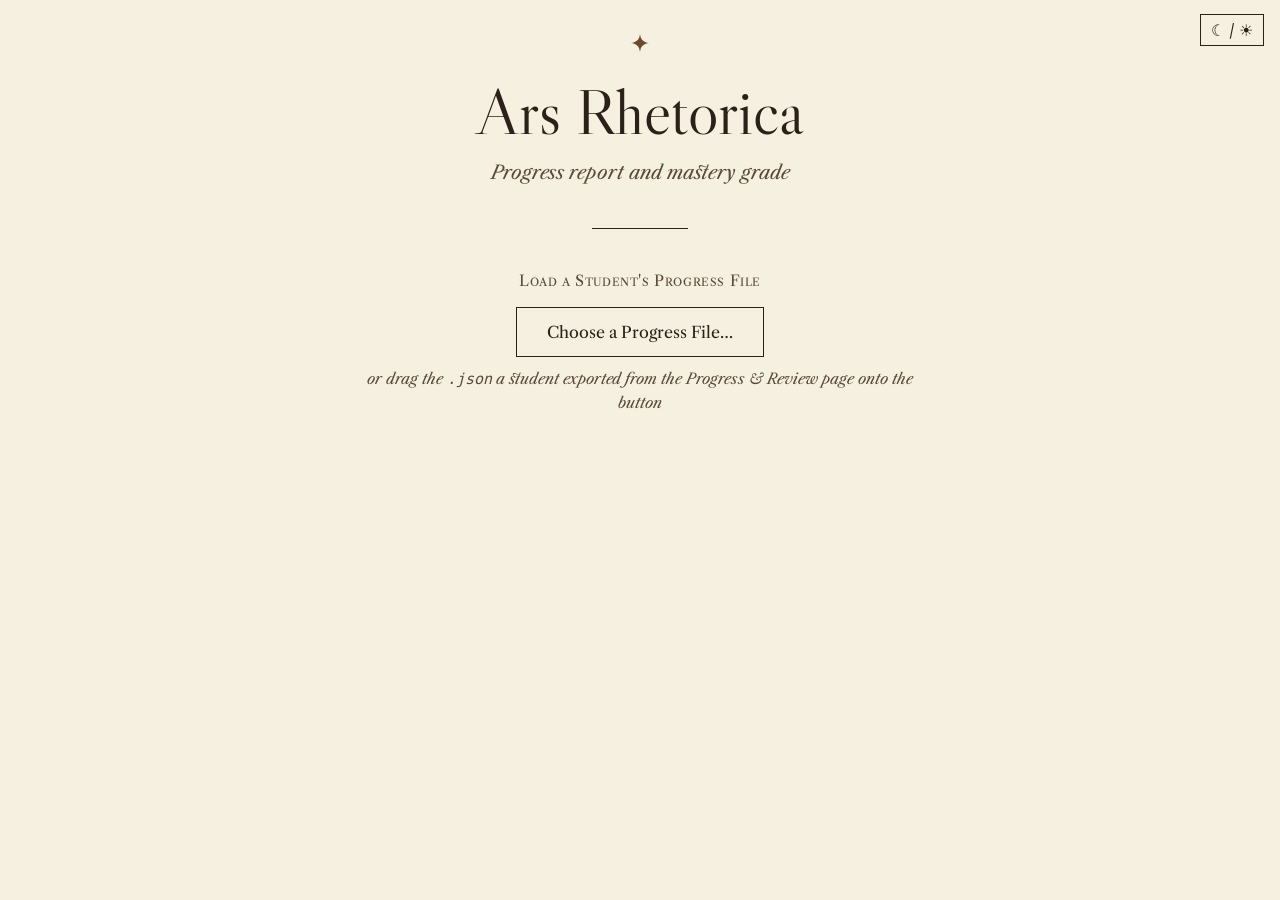
<file: progress-report.html>
<!DOCTYPE html>
<html lang="en">
<head>
<meta charset="UTF-8">
<meta name="viewport" content="width=device-width, initial-scale=1.0">
<title>Rhetorica Progress Report</title>
<link rel="preconnect" href="https://fonts.googleapis.com">
<link href="https://fonts.googleapis.com/css2?family=Libre+Caslon+Display&family=Libre+Caslon+Text:ital,wght@0,400;0,700;1,400&display=swap" rel="stylesheet">
<style>
:root{
  --paper:#f6f0e1; --paper2:#efe6cf; --card:#fffdf4; --ink:#2b2118; --ink-soft:#5a4a38;
  --line:#d9c9a3; --frame:#d3c29c; --wine:#7b2d26; --sage:#48664c; --accent:#1e3a5f;
  --orn:#6b4a2b; --hover:#ede4cf;
  --display:'Libre Caslon Display', Georgia, serif;
  --text:'Libre Caslon Text', Georgia, serif;
  --gold:var(--ink-soft); --gold-soft:var(--frame);
  --good-text:#48664c; --bad-text:#7b2d26; --sel-text:#f6f0e1;
  --panel:#f4ecd8; --panel2:#fbf6e8; --track:#e6dcc2;
  --arc:#7b2d26; --arc2:#48664c; --mode:var(--accent);
  --glow:#fbf7ea;
  --shadow:none;
}
body.dark{
  --paper:#14090c; --paper2:#0e0608; --card:#1c0e12; --ink:#e9dfc8; --ink-soft:#c4a99a;
  --line:#4a3330; --frame:#6b5348; --wine:#c45c58; --sage:#4f7355; --accent:#8fa8c8;
  --orn:#efe3c6; --hover:#2a161c;
  --gold:var(--ink-soft); --gold-soft:var(--frame);
  --good-text:#8fbf95; --bad-text:#e08373; --sel-text:#14090c;
  --panel:#1a0c10; --panel2:#180b0e; --track:#2a1418;
  --arc:#e08373; --arc2:#8fbf95; --mode:var(--accent);
  --glow:#1a0c10;
  --shadow:none;
}
*{box-sizing:border-box; margin:0; padding:0}
html{min-height:100%}
body{
  font-family:var(--text);
  color:var(--ink); min-height:100vh; font-size:19px; line-height:1.5; transition:color .25s;
  background:var(--paper);
}
#dark-toggle{
  position:fixed; top:14px; right:16px; width:44px; height:44px; border-radius:50%;
  border:1px solid var(--line); background:var(--card); color:var(--gold); font-size:20px;
  cursor:pointer; box-shadow:var(--shadow); z-index:50; transition:transform .15s;
}
#dark-toggle:hover{transform:scale(1.08)}
.wrap{max-width:900px; margin:0 auto; padding:34px 22px 90px}

header{text-align:center; margin-bottom:22px}
.ornament{color:var(--gold); font-size:22px; letter-spacing:.4em; margin:6px 0}
h1{font-family:var(--display); font-size:40px; font-weight:600; letter-spacing:.06em; color:var(--ink)}
.subtitle{font-style:italic; color:var(--ink-soft); font-size:20px; margin-top:2px}
.rule{display:flex; align-items:center; gap:14px; margin:20px auto; max-width:560px; color:var(--gold)}
.rule::before,.rule::after{content:""; flex:1; height:1px; background:linear-gradient(90deg,transparent,var(--gold-soft))}
.rule::after{background:linear-gradient(90deg,var(--gold-soft),transparent)}

.section-label{font-family:var(--display); font-size:15px; letter-spacing:.22em; color:var(--gold);
  text-transform:uppercase; text-align:center; margin:30px 0 14px}

.part-divider{margin:64px auto 36px; max-width:820px; text-align:center}
.part-ornament{display:flex; align-items:center; gap:16px; color:var(--gold); margin:0 0 18px}
.part-rule{flex:1; height:1px; background:var(--gold); min-width:24px}
.part-fleuron{flex:none; font-size:22px; line-height:1}
.part-heading{font-family:var(--display); font-weight:600; font-size:28px; letter-spacing:.12em;
  text-transform:uppercase; color:var(--ink); line-height:1.25}
.part-sub{margin:10px auto 0; max-width:40em; font-style:italic; color:var(--ink-soft); font-size:18px; line-height:1.45; text-wrap:balance}
.part-head{text-align:center; margin:28px auto 8px}
.part-note{max-width:820px; margin:-18px auto 8px; text-align:center; font-style:italic; color:var(--ink-soft); font-size:16px}

/* loader */
.load-row{text-align:center; margin:10px auto}
.load-btn{font-family:var(--display); font-size:16px; letter-spacing:.06em; padding:14px 30px;
  border-radius:30px; border:1px solid var(--gold); background:var(--gold); color:var(--sel-text);
  cursor:pointer; box-shadow:var(--shadow); transition:transform .15s, background .2s}
.load-btn:hover{transform:translateY(-2px)}
.load-btn.hover{background:var(--gold-soft)}
.load-hint{max-width:560px; margin:10px auto 0; text-align:center; font-size:15px; color:var(--ink-soft); font-style:italic}
#file{display:none}
.load-note{max-width:640px; margin:8px auto 0; text-align:center; font-size:15px; color:var(--bad); min-height:20px}

.card{background:var(--card); border:1px solid var(--line); border-radius:12px;
  padding:20px 22px; margin:14px auto; max-width:820px; box-shadow:var(--shadow)}
.card h2{font-family:var(--display); font-size:16px; letter-spacing:.05em; color:var(--gold);
  font-weight:600; margin-bottom:12px; text-transform:uppercase}
.student-name{font-family:var(--display); font-size:22px; color:var(--ink); text-align:center; margin-bottom:2px}
.student-sub{text-align:center; font-style:italic; color:var(--ink-soft); font-size:15px; margin-bottom:4px}

.stat-grid{display:grid; grid-template-columns:repeat(auto-fit,minmax(150px,1fr)); gap:12px}
.stat{background:var(--panel); border:1px solid var(--line); border-radius:10px; padding:12px 14px; text-align:center}
.stat .num{font-family:var(--display); font-size:26px; color:var(--ink); line-height:1.1}
.stat .lab{font-size:13.5px; color:var(--ink-soft); letter-spacing:.03em; margin-top:4px}

.group-label{font-family:var(--display); font-size:13.5px; letter-spacing:.14em; color:var(--gold);
  text-transform:uppercase; margin:16px 0 8px}
.row{display:grid; grid-template-columns:44px 1fr auto; gap:10px; align-items:center;
  padding:9px 12px; border:1px solid var(--line); border-radius:9px; background:var(--panel2); margin:6px 0}
.row .rn{font-family:var(--display); color:var(--gold); font-size:15px; text-align:center}
.row .ti{font-size:16.5px; color:var(--ink)}
.row .ti .meta{display:block; font-size:13.5px; color:var(--ink-soft); font-style:italic; margin-top:2px}
.chip{font-family:var(--display); font-size:11.5px; letter-spacing:.08em; text-transform:uppercase;
  padding:4px 9px; border-radius:20px; border:1px solid var(--line); white-space:nowrap}
.chip.mastered{color:var(--good); border-color:var(--good)}
.chip.lapsed{color:var(--bad); border-color:var(--bad)}
.chip.passed{color:var(--gold-soft); border-color:var(--gold-soft)}
.chip.learning{color:var(--gold); border-color:var(--gold-soft)}
.chip.locked,.chip.untouched{color:var(--ink-soft)}

.agenda{display:flex; justify-content:space-between; padding:7px 12px; border-bottom:1px solid var(--line); font-size:16px}
.agenda:last-child{border-bottom:none}
.agenda .d{color:var(--ink-soft); font-style:italic}

/* caution + grade */
.caution{max-width:820px; margin:26px auto 8px; background:var(--panel); border:1px solid var(--gold-soft);
  border-left:4px solid var(--wine); border-radius:10px; padding:16px 20px}
.caution strong{color:var(--ink)}
.grade-btn{display:block; margin:14px auto; font-family:var(--display); font-size:16px; letter-spacing:.06em;
  padding:14px 30px; border-radius:30px; border:1px solid var(--gold); background:var(--gold); color:var(--sel-text);
  cursor:pointer; box-shadow:var(--shadow); transition:transform .15s, opacity .2s}
.grade-btn:hover{transform:translateY(-2px)}
.grade-btn:disabled{opacity:.45; cursor:not-allowed; transform:none}

.grade-face{text-align:center; padding:8px 0 4px}
.grade-num{font-family:var(--display); font-size:64px; color:var(--ink); line-height:1}
.grade-letter{font-family:var(--display); font-size:26px; color:var(--gold); letter-spacing:.1em; margin-top:2px}
.grade-face .of{font-size:15px; color:var(--ink-soft); font-style:italic}
.bd{width:100%; border-collapse:collapse; margin-top:12px; font-size:16px}
.bd th,.bd td{text-align:left; padding:8px 10px; border-bottom:1px solid var(--line)}
.bd th{font-family:var(--display); font-size:12.5px; letter-spacing:.08em; text-transform:uppercase; color:var(--gold)}
.bd td.pts{text-align:right; font-variant-numeric:tabular-nums; white-space:nowrap}
.bd td.max{text-align:right; color:var(--ink-soft); font-variant-numeric:tabular-nums}
.bar{height:7px; background:var(--track); border-radius:4px; overflow:hidden; margin-top:5px}
.bar > i{display:block; height:100%; background:var(--gold)}
.note{font-size:15px; color:var(--ink-soft); margin-top:14px; line-height:1.55}
.hidden{display:none}
@media(max-width:560px){
  .row{grid-template-columns:34px 1fr; } .row .chip{grid-column:2; justify-self:start} h1{font-size:32px}
  .part-divider{margin:48px auto 28px}
  .part-heading{font-size:22px; letter-spacing:.08em}
  .part-sub{font-size:17px}
  .part-ornament{gap:12px; margin-bottom:14px}
}

/* Oct 2026 mockup */
body{font-size:17px; line-height:1.6; font-variant-numeric:oldstyle-nums}
#maker, .wrap{background:transparent}
.orn{width:14px; height:14px; color:var(--orn); flex:none}
.ornament.mark, svg.mark{display:block; width:18px; height:18px; margin:0 auto 28px}
#dark-toggle{
  width:auto; height:auto; border-radius:0; padding:4px 10px;
  border:1px solid var(--ink); background:var(--paper); color:var(--ink);
  font:inherit; font-size:16px; line-height:1.4; box-shadow:none;
}
#dark-toggle:hover{transform:none; background:var(--hover)}
header h1{font:400 64px/1 var(--display); letter-spacing:0; font-weight:400; text-transform:none}
.qhead h1{font:400 20px/1.25 var(--display); letter-spacing:0; font-weight:400; text-transform:none}
.subtitle, .sub{font-size:19px; margin-top:14px}
.rule{
  display:block; width:96px; max-width:96px; height:0; margin:40px auto;
  border:0; border-top:1px solid var(--ink); background:none; color:transparent; font-size:0;
}
.rule::before, .rule::after{content:none; display:none}
.part{font:400 15px var(--text); font-variant:small-caps; letter-spacing:.08em; color:var(--accent); margin:64px 0 0; text-align:center}
.part-heading, .part-head{
  font:400 36px/1.15 var(--display); letter-spacing:0; text-transform:none; font-weight:400; color:var(--ink);
}
.part-sub{font-style:italic; color:var(--ink-soft)}
.part-ornament{display:none}
.section-label, .card h2, .group-label, .bd th, .chip, .setrow .id{
  font-family:var(--text); font-weight:400; letter-spacing:.04em; text-transform:none;
  font-variant:small-caps; color:var(--ink-soft);
}
.card, .stat, .row, .caution, details.help, .setlist, input[type=text], input[type=number], select,
.status, .minibtns button, .mbtn, .toggle{
  border-radius:0; box-shadow:none; border-color:var(--frame);
}
.load-btn, .grade-btn, .primary{
  font-family:var(--text); letter-spacing:0; border-radius:0; box-shadow:none;
  background:transparent; color:var(--ink); border:1px solid var(--ink); font-weight:400;
}
.load-btn:hover, .grade-btn:hover, .primary:hover{transform:none; filter:none; background:var(--hover)}
.student-name, .stat .num, .grade-num{font-family:var(--display); font-weight:400; letter-spacing:0; color:var(--ink)}
.grade-letter{font-family:var(--display); font-weight:400; letter-spacing:0; color:var(--accent)}
.row .rn{font-family:var(--text); color:var(--accent); letter-spacing:0}
.bar{border-radius:0; height:2px}
.bar > i{background:var(--accent)}
.chip{border-radius:0}
.chip.passed, .chip.learning{color:var(--ink-soft); border-color:var(--frame)}
.backlink{color:var(--accent)}
.backlink:hover{color:var(--accent)}
#maker{background:transparent}
@media screen{
  details.help, .card, .caution, .setlist{border:1px solid var(--frame); border-radius:0; box-shadow:none}
}
@media (max-width:600px){
  h1{font-size:40px}
  .part-heading{font-size:28px; letter-spacing:0}
}

</style>
</head>
<body>
<svg width="0" height="0" style="position:absolute" aria-hidden="true"><defs><symbol id="star" viewBox="0 0 16 16"><path d="M8 0 C8.6 5 11 7.4 16 8 C11 8.6 8.6 11 8 16 C7.4 11 5 8.6 0 8 C5 7.4 7.4 5 8 0Z" fill="currentColor"/></symbol></defs></svg>
<button id="dark-toggle" title="Light / dark" aria-label="Toggle light and dark">☾ / ☀</button>
<div class="wrap">
  <header>
    <div class="ornament mark"><svg class="orn mark" viewBox="0 0 16 16" aria-hidden="true"><use href="#star"/></svg></div>
    <h1>Ars Rhetorica</h1>
    <div class="subtitle">Progress report and mastery grade</div>
    <div class="rule"></div>
  </header>

  <div id="loader">
    <div class="section-label">Load a Student's Progress File</div>
    <div class="load-row">
      <button type="button" class="load-btn" id="choose">Choose a Progress File…</button>
    </div>
    <div class="load-hint">or drag the <code>.json</code> a student exported from the Progress &amp; Review page onto the button</div>
    <input type="file" id="file" accept="application/json,.json">
    <div class="load-note" id="load-note"></div>
  </div>

  <div id="report" class="hidden"></div>

  <div id="caution-wrap" class="hidden">
    <div class="caution">
      <p><strong>A word of caution before you grade.</strong> <strong>Mastery (real, durable
      understanding, built and re-proved over time) is higher and more real than any attempt to
      reduce a student's learning to a single number.</strong> The report above shows the living
      record: what was attempted, what was mastered, how faithfully it was reviewed. A grade cannot
      see the whole of that. <strong>Proceed with caution in using simple grades:</strong> let the
      number below inform your judgment of the student, never replace it.</p>
    </div>
    <button class="grade-btn" id="grade-btn">Calculate Mastery Grade</button>
    <div id="grade-out" class="hidden"></div>
  </div>
</div>

<script>
"use strict";
/* ---------- theme ---------- */
const dt = document.getElementById('dark-toggle');
dt.onclick = ()=>{ document.body.classList.toggle('dark'); dt.textContent = '☾ / ☀'; };

/* ---------- static knowledge of the app ---------- */
const SETS = [
  {id:'species', title:'The three species'},
  {id:'pisteis', title:'The three pisteis'},
  {id:'enthymeme', title:'Supply the missing premise'},
  {id:'stasis', title:'The issue (status)'},
  {id:'topics', title:'The topics'},
  {id:'ethos', title:'Character in the speech'},
  {id:'pathos', title:'Name the passion'},
  {id:'taxis', title:'Name the part'},
  {id:'taxisorder', title:'The six offices'},
  {id:'lexis', title:'Style and the argument'},
  {id:'aristlexis', title:'Aristotle on Style'},
  {id:'effects', title:'Choosing among correct sentences'},
  {id:'figclick', title:'Click the figure'},
  {id:'figwhich', title:'Which excerpt?'},
  {id:'figcicero', title:'Cicero’s figures'},
  {id:'figgorgias', title:'Gorgias’s Helen'},
  {id:'figaugustine', title:'Augustine’s figures'},
  {id:'antiphon', title:'Antiphon: side, pistis, topos'},
  {id:'debates', title:'Paired debates'},
  {id:'whole', title:'The whole case'},
  {id:'augoffice', title:'The Christian orator'},
  {id:'greg', title:'Gregory’s contrasting audiences'}
];
/* The optional set is listed below the path but counts toward no part of the grade. */
const ADV_SETS = [
  {id:'figfurther', title:'Further figures (optional)'}
];
const TITLE = {}; SETS.concat(ADV_SETS).forEach(s=>TITLE[s.id]=s.title);
/* The steps of the path, in the order the course opens them (guided.js, TIERS). */
const GROUPS = [
  ['1. The three species', ['species']],
  ['2. The three pisteis', ['pisteis']],
  ['3. Invention by argument', ['enthymeme','stasis','topics']],
  ['4. Character and the passions', ['ethos','pathos']],
  ['5. Arrangement', ['taxis','taxisorder']],
  ['6. Style and the figures', ['lexis','aristlexis','effects','figclick','figwhich','figcicero','figgorgias','figaugustine']],
  ['7. The whole case', ['antiphon','debates','whole']],
  ['8. Augustine and Gregory', ['augoffice','greg']]
];
const DECK_TITLE = {art:'The Art of Rhetoric', orient:'What Rhetoric Is', logos:'Enthymeme, Example, and Signs', issue:'The Issue and the Topics',
  ethos:'The Speaker and the Audience', taxis:'Arrangement', lexis:'Virtue of Style', effects:'Choosing among Correct Sentences',
  whole:'Reading the Whole Case', figures:'The Figures', gorgias:'Gorgias · Encomium of Helen', antiphon:'Antiphon · Second Tetralogy',
  augustine:'Augustine · The Christian Orator'};
const NUMBER = {}; SETS.forEach((s,i)=>NUMBER[s.id]=i+1);
const INTERVALS = {1:1,2:3,3:7,4:16,5:35};
const WINDOW_DAYS = 112;            /* the three-month (16-week) horizon */

/* ---------- date helpers (local calendar, YYYY-MM-DD lexicographic) ---------- */
function pd(s){ const p=s.split('-').map(Number); return new Date(p[0],p[1]-1,p[2]); }
function ds(d){ return d.getFullYear()+'-'+String(d.getMonth()+1).padStart(2,'0')+'-'+String(d.getDate()).padStart(2,'0'); }
function addDays(d,n){ const x=new Date(d); x.setDate(x.getDate()+n); return x; }
function nice(s){ return pd(s).toLocaleDateString(undefined,{month:'short',day:'numeric',year:'numeric'}); }
function isoWeek(s){ const d=pd(s); const dt=new Date(Date.UTC(d.getFullYear(),d.getMonth(),d.getDate()));
  const day=dt.getUTCDay()||7; dt.setUTCDate(dt.getUTCDate()+4-day);
  const ys=new Date(Date.UTC(dt.getUTCFullYear(),0,1));
  const wk=Math.ceil((((dt-ys)/86400000)+1)/7); return dt.getUTCFullYear()+'-W'+String(wk).padStart(2,'0'); }
function todayStr(){ return ds(new Date()); }
const clamp=(x,a,b)=>Math.max(a,Math.min(b,x));

/* ---------- migration ----------
   The Rhetorica record is at schema 1 and has never been renumbered, so no step is needed. */
function migrate(o){ return o; }

/* ---------- load ---------- */
let PROG = null, ANALYSIS = null;
const chooseBtn=document.getElementById('choose'), fileIn=document.getElementById('file'), loadNote=document.getElementById('load-note');
chooseBtn.addEventListener('click', ()=>fileIn.click());
/* accept a dropped file anywhere on the loader, highlighting the button */
const loader=document.getElementById('loader');
loader.addEventListener('dragover', e=>{ e.preventDefault(); chooseBtn.classList.add('hover'); });
loader.addEventListener('dragleave', e=>{ if(e.target===loader) chooseBtn.classList.remove('hover'); });
loader.addEventListener('drop', e=>{ e.preventDefault(); chooseBtn.classList.remove('hover');
  if(e.dataTransfer.files && e.dataTransfer.files[0]) readFile(e.dataTransfer.files[0]); });
fileIn.addEventListener('change', e=>{ if(e.target.files && e.target.files[0]) readFile(e.target.files[0]); });
function readFile(f){
  loadNote.textContent='';
  const r=new FileReader();
  r.onload=()=>{
    let o;
    try{ o=JSON.parse(r.result); }
    catch(err){ loadNote.textContent='That file is not valid JSON.'; return; }
    if(!o || typeof o!=='object' || !o.sets || typeof o.sets!=='object'){
      loadNote.textContent='This does not look like an Ars Rhetorica progress file (no “sets”).'; return; }
    PROG = migrate(o);
    ANALYSIS = analyze(PROG);
    renderReport(ANALYSIS);
    document.getElementById('caution-wrap').classList.remove('hidden');
    document.getElementById('grade-out').classList.add('hidden');
    document.getElementById('grade-btn').disabled = !ANALYSIS.graded;
    document.getElementById('report').scrollIntoView({behavior:'smooth',block:'start'});
  };
  r.readAsText(f);
}

/* ================================================================
   ANALYSIS  — everything time-bound is measured inside the first
   16 weeks of use; later repetition steps are ignored, as a three-
   month course intends.
   ================================================================ */
function analyze(prog){
  const sets=prog.sets||{};
  /* window = first activity date … +111 days */
  let all=[];
  /* only the graded exercises start the window; the optional Advanced sets do not */
  SETS.forEach(S=>{ const r=sets[String(S.id)]; ((r && r.history)||[]).forEach(h=>{ if(h && h.date) all.push(h.date); }); });
  all.sort();
  const graded = all.length>0;
  const firstDate = graded ? all[0] : null;
  const lastDate  = graded ? all[all.length-1] : null;
  const winStart  = firstDate;
  const winEnd    = graded ? ds(addDays(pd(firstDate), WINDOW_DAYS-1)) : null;
  const inWin = d => graded && d>=winStart && d<=winEnd;

  const per=[];
  const winDays=new Set(), winWeeks=new Set();
  let winAnsTotal=0, wCorrW=0, wPossW=0;         /* difficulty-weighted */
  let lifeSeen=0, lifeCorrect=0, masterySum=0;
  let allLvlSum=0, allLvlN=0;                    /* for average level worked */

  SETS.forEach(S=>{
    const rec = sets[String(S.id)] || null;
    const seen = rec && rec.seen ? rec.seen : 0;
    const corr = rec && rec.correct ? rec.correct : 0;
    lifeSeen+=seen; lifeCorrect+=corr;
    const histAll = (rec && Array.isArray(rec.history)) ? rec.history : [];
    const hist = histAll.filter(h=>h && h.date && inWin(h.date));
    hist.forEach(h=>{ winDays.add(h.date); winWeeks.add(isoWeek(h.date));
      winAnsTotal++; const df=h.diff||1; wPossW+=df; if(h.correct) wCorrW+=df; });

    const masteredOn = rec && rec.masteredOn ? rec.masteredOn : null;
    const mastered = !!(masteredOn && (!graded || masteredOn<=winEnd));
    const passedOn = rec && rec.passedOn ? rec.passedOn : null;
    const passed = !mastered && !!(passedOn && (!graded || passedOn<=winEnd));
    const lapsed = rec && rec.state==='lapsed';
    const box = rec && rec.box ? rec.box : (mastered?1:0);

    /* per-set credit m in [0,1] — HARSH, mastery-driven. Only true Level V
       mastery earns the credit that matters; a Level III pass counts a little;
       bare attempts almost nothing. Full mastery of the program = every one of
       the exercises mastered at Level V. */
    let m=0, statusKey, statusText;
    if(!seen && !mastered && !passed){ m=0; statusKey='untouched'; statusText='Not attempted'; }
    else if(mastered && !lapsed){
      const b=Math.min(box||1,4);              /* ignore the last (35-day) ladder step: beyond 16 wks */
      m = 0.90 + (b-1)/3*0.10;                  /* Level V mastery: 0.90 (box 1) .. 1.00 (box 4) */
      statusKey='mastered'; statusText='Mastered'+(box>1?(' · box '+box):'');
    }
    else if(mastered && lapsed){
      m=0.65; statusKey='lapsed'; statusText='Lapsed (was mastered)';
    }
    else if(passed){
      m=0.62; statusKey='passed'; statusText='Passed · Level III';
    }
    else {
      const q = hist.filter(h=>(h.diff||1)>=1);
      const win10 = q.slice(-10);
      const ok = win10.filter(h=>h.correct).length;
      const progress = Math.min(1, ok/9) * Math.min(1, q.length/10);
      m = Math.max(q.length>=1?0.05:0, 0.20*progress);
      statusKey='learning'; statusText='In progress';
    }
    masterySum += m;

    /* recent 10 window over ALL history (for the readout) */
    const recent10 = histAll.slice(-10);
    const recentOk = recent10.filter(h=>h.correct).length;
    const diffs = histAll.map(h=>h.diff||1);
    const avgDiff = diffs.length ? diffs.reduce((a,b)=>a+b,0)/diffs.length : 0;
    allLvlSum += diffs.reduce((a,b)=>a+b,0); allLvlN += diffs.length;

    per.push({id:S.id, title:S.title, seen, corr,
      acc: seen? corr/seen : 0, recentOk, recentLen:recent10.length,
      avgDiff, mastered, passed, lapsed, box, masteredOn,
      nextDue: rec && rec.nextDue ? rec.nextDue : null,
      m, statusKey, statusText});
  });

  /* ---- component scores ---- (HARSH, mastery-driven: full marks demand
     mastering ALL exercises at Level V; effort/consistency/accuracy add only a little) */
  const nSets        = SETS.length;                                     /* full mastery = all exercises at Level V */
  const masteryPts   = clamp(masterySum/nSets, 0, 1) * 65;              /* the grade is chiefly this */
  const effortPts    = clamp(winAnsTotal/345, 0, 1) * 15;               /* repetition / volume; scaled with the 22 graded exercises */
  const freqPts      = (0.5*clamp(winDays.size/28,0,1) + 0.5*clamp(winWeeks.size/13,0,1)) * 10; /* spaced, faithful testing */
  const wacc         = wPossW ? wCorrW/wPossW : 0;                       /* difficulty-weighted accuracy */
  const accPts       = clamp((wacc-0.35)/0.55, 0, 1) * 10;

  const total = Math.round(masteryPts+effortPts+freqPts+accPts);

  const attempted = per.filter(p=>p.seen>0).length;
  const masteredN = per.filter(p=>p.mastered && !p.lapsed).length;
  const passedN   = per.filter(p=>p.passed).length;
  const lapsedN   = per.filter(p=>p.lapsed).length;
  const progressN = per.filter(p=>p.seen>0 && !p.mastered && !p.passed).length;

  const adv = ADV_SETS.map(S=>{
    const rec = sets[String(S.id)] || null;
    return {id:S.id, title:S.title, seen:(rec && rec.seen) || 0,
            mastered:!!(rec && rec.masteredOn), passed:!!(rec && rec.passedOn)};
  });
  return {
    adv,
    graded, firstDate, lastDate, winStart, winEnd,
    per, attempted, masteredN, passedN, lapsedN, progressN,
    lifeSeen, lifeCorrect, lifeAcc: lifeSeen? lifeCorrect/lifeSeen : 0,
    winAnsTotal, daysPracticed: winDays.size, weeksActive: winWeeks.size, wacc,
    avgLevel: allLvlN ? allLvlSum/allLvlN : 0,
    components:{
      mastery:{pts:masteryPts, max:65, frac: masteryPts/65},
      effort:{pts:effortPts, max:15, frac: effortPts/15},
      frequency:{pts:freqPts, max:10, frac: freqPts/10},
      accuracy:{pts:accPts, max:10, frac: accPts/10}
    },
    total,
    trackingOn: !!(prog.settings && prog.settings.trackingEnabled)
  };
}

/* ---------- grade letter ---------- */
function letterOf(g){
  if(g>=97)return'A+'; if(g>=93)return'A'; if(g>=90)return'A−';
  if(g>=87)return'B+'; if(g>=83)return'B'; if(g>=80)return'B−';
  if(g>=77)return'C+'; if(g>=73)return'C'; if(g>=70)return'C−';
  if(g>=67)return'D+'; if(g>=63)return'D'; if(g>=60)return'D−';
  return'F';
}

/* ================================================================
   REPORT rendering
   ================================================================ */
function pct(x){ return Math.round(x*100)+'%'; }
function renderReport(A){
  const el=document.getElementById('report');
  if(!A.graded){
    el.innerHTML = `<div class="card"><div class="student-name">No graded activity</div>
      <div class="student-sub">This file contains no recorded answers, so there is nothing to report or grade.
      A student must enable tracking on the Guided Path and answer some questions first.</div></div>`;
    el.classList.remove('hidden'); return;
  }
  const spanDays = Math.round((pd(A.lastDate)-pd(A.firstDate))/86400000)+1;

  let h = '';
  /* summary */
  h += `<div class="card">
    <div class="student-name">Student Progress Report</div>
    <div class="student-sub">Activity from ${nice(A.firstDate)} to ${nice(A.lastDate)} · ${spanDays} day${spanDays>1?'s':''} · tracking ${A.trackingOn?'on':'off'}</div>
    <div class="stat-grid" style="margin-top:14px">
      <div class="stat"><div class="num">${A.attempted}<span style="font-size:16px;color:var(--ink-soft)">/${SETS.length}</span></div><div class="lab">Exercises attempted</div></div>
      <div class="stat"><div class="num">${A.masteredN}</div><div class="lab">Mastered ★</div></div>
      <div class="stat"><div class="num">${A.passedN}</div><div class="lab">Passed (Lvl III)</div></div>
      <div class="stat"><div class="num">${A.progressN}</div><div class="lab">In progress</div></div>
      <div class="stat"><div class="num">${A.lapsedN}</div><div class="lab">Lapsed</div></div>
      <div class="stat"><div class="num">${A.lifeSeen}</div><div class="lab">Questions answered</div></div>
      <div class="stat"><div class="num">${pct(A.lifeAcc)}</div><div class="lab">Overall accuracy</div></div>
      <div class="stat"><div class="num">${A.avgLevel?('~'+A.avgLevel.toFixed(1)):'—'}</div><div class="lab">Average level worked</div></div>
      <div class="stat"><div class="num">${A.daysPracticed}</div><div class="lab">Days practiced</div></div>
      <div class="stat"><div class="num">${A.weeksActive}</div><div class="lab">Weeks active</div></div>
    </div></div>`;

  /* per-exercise ladder */
  h += `<h2 class="part-heading part-head">The Guided Path</h2>`;
  h += `<div class="card"><h2>The Exercises, in the Order of the Path</h2>`;
  GROUPS.forEach(g=>{
    h += `<div class="group-label">${g[0]}</div>`;
    g[1].forEach(id=>{
      const p = A.per.find(x=>x.id===id);
      const bits=[];
      if(p.seen>0){
        bits.push(`${p.seen} answered`);
        bits.push(`${pct(p.acc)} correct`);
        if(p.recentLen) bits.push(`recent ${p.recentOk}/${p.recentLen}`);
        if(p.avgDiff) bits.push(`avg level ${p.avgDiff.toFixed(1)}`);
        if(p.mastered) bits.push(`<strong>mastered ★</strong>`);
        else if(p.passed) bits.push(`<strong>passed (Level III)</strong>`);
        if(p.mastered && p.masteredOn) bits.push(`on ${nice(p.masteredOn)}`);
        if(p.mastered && p.nextDue) bits.push(`next review ${nice(p.nextDue)}`);
      }
      const meta = bits.length ? `<span class="meta">${bits.join(' · ')}</span>` : '';
      h += `<div class="row"><div class="rn">${NUMBER[id]}</div>
        <div class="ti">${p.title}${meta}</div>
        <div><span class="chip ${p.statusKey}">${p.statusText}</span></div></div>`;
    });
  });
  h += `</div>`;

  /* the optional set: listed, not graded */
  if(A.adv.some(p=>p.seen || p.passed || p.mastered)){
    h += `<p class="part-note" style="margin-top:20px">Optional, and not part of the grade.</p><div class="card">`;
    A.adv.forEach(p=>{
      const st = p.mastered ? 'Mastered' : p.passed ? 'Passed · Level III' : p.seen ? `In progress · ${p.seen} answered` : 'Not attempted';
      h += `<div class="row"><div class="rn"></div><div class="ti">${p.title}</div><div><span class="chip">${st}</span></div></div>`;
    });
    h += `</div>`;
  }

  /* coming reviews */
  const t=todayStr();
  const coming = A.per.filter(p=>p.mastered && p.nextDue).sort((a,b)=> a.nextDue<b.nextDue?-1:1);
  if(coming.length){
    h += `<div class="card"><h2>Review Pipeline</h2>`;
    coming.forEach(p=>{
      const due = p.nextDue<=t ? 'due now' : nice(p.nextDue);
      h += `<div class="agenda"><span>${NUMBER[p.id]||''} · ${p.title} <span style="color:var(--ink-soft)">(box ${p.box})</span></span><span class="d">${due}</span></div>`;
    });
    h += `</div>`;
  }

  /* content reviews of the decks: listed, not graded */
  const rc = PROG.recall || {};
  const rk = Object.keys(rc);
  if(rk.length){
    h += `<div class="card"><h2>Content Reviews of the Decks</h2>`;
    rk.forEach(k=>{ const r = rc[k];
      h += `<div class="agenda"><span>${DECK_TITLE[k]||k} <span style="color:var(--ink-soft)">(${r.count||1} time${(r.count||1)>1?'s':''})</span></span><span class="d">${r.right} of ${r.n} · ${nice(r.date)}</span></div>`; });
    h += `</div>`;
  }

  el.innerHTML=h;
  el.classList.remove('hidden');
}

/* ================================================================
   GRADE rendering
   ================================================================ */
document.getElementById('grade-btn').addEventListener('click', ()=>{
  if(!ANALYSIS || !ANALYSIS.graded) return;
  const A=ANALYSIS, C=A.components, g=A.total, out=document.getElementById('grade-out');
  const bar = f => `<div class="bar"><i style="width:${Math.round(f*100)}%"></i></div>`;
  const SETSN = SETS.length;
  out.innerHTML = `
    <div class="card">
      <div class="grade-face">
        <div class="grade-num">${g}</div>
        <div class="of">out of 100</div>
        <div class="grade-letter">${letterOf(g)}</div>
      </div>
      <table class="bd">
        <thead><tr><th>What it measures</th><th style="text-align:right">Earned</th><th style="text-align:right">Of</th></tr></thead>
        <tbody>
          <tr><td>Mastery: Level V mastery of all ${SETSN} exercises; a Level III pass counts only a little${bar(C.mastery.frac)}</td><td class="pts">${C.mastery.pts.toFixed(1)}</td><td class="max">65</td></tr>
          <tr><td>Practice: volume and repetition of work${bar(C.effort.frac)}</td><td class="pts">${C.effort.pts.toFixed(1)}</td><td class="max">15</td></tr>
          <tr><td>Faithfulness: testing spread across days and weeks${bar(C.frequency.frac)}</td><td class="pts">${C.frequency.pts.toFixed(1)}</td><td class="max">10</td></tr>
          <tr><td>Accuracy: correctness, weighted by difficulty${bar(C.accuracy.frac)}</td><td class="pts">${C.accuracy.pts.toFixed(1)}</td><td class="max">10</td></tr>
        </tbody>
      </table>
      <div class="note">
        <strong>How this grade is formed.</strong> This is a <strong>harsh, mastery-driven</strong> grade:
        it rewards learning that is real and complete, not effort for its own sake. The Guided Path has two
        milestones: an exercise is <strong>passed</strong> when nine of the last ten answers at
        <strong>Level III or above</strong> are correct across two days (the eight steps of the path open in turn as
        their exercises are passed), and it is <strong>mastered ★</strong> only at <strong>Level V</strong>
        (eight of ten across two days). Nearly two-thirds of the grade is Mastery, and it is full only when
        <strong>every one of the ${SETSN} exercises is mastered at Level V</strong>. A Level III pass earns real but partial
        credit: a student who <strong>passes the whole path at Level III</strong>, which is solid competence but
        short of mastery, earns roughly a <strong>C</strong>, and cannot rise higher without Level V
        mastery; bare attempts earn almost nothing. Practice, faithfulness, and accuracy together can add only
        about a third, and everything measured by time is counted within the student's first <strong>16 weeks</strong>
        of use (the final long-interval review step is not required, so a three-month course is graded on its own
        terms). This single number is an aid to judgment, not a substitute for it.
      </div>
      <div class="note">
        <strong>What this report does not show.</strong> The study decks, the Recitation Tablet, the
        whole speeches, and the Imitation Tablet are not graded, and the optional set of further figures counts
        toward nothing. The content reviews of the decks are listed below the path when the file holds them, but
        they too count toward nothing. A student may have worked through all of these without the grade showing it,
        so the number should not be read too strictly.
      </div>
    </div>`;
  out.classList.remove('hidden');
  out.scrollIntoView({behavior:'smooth', block:'start'});
});
</script>
</body>
</html>
</file>
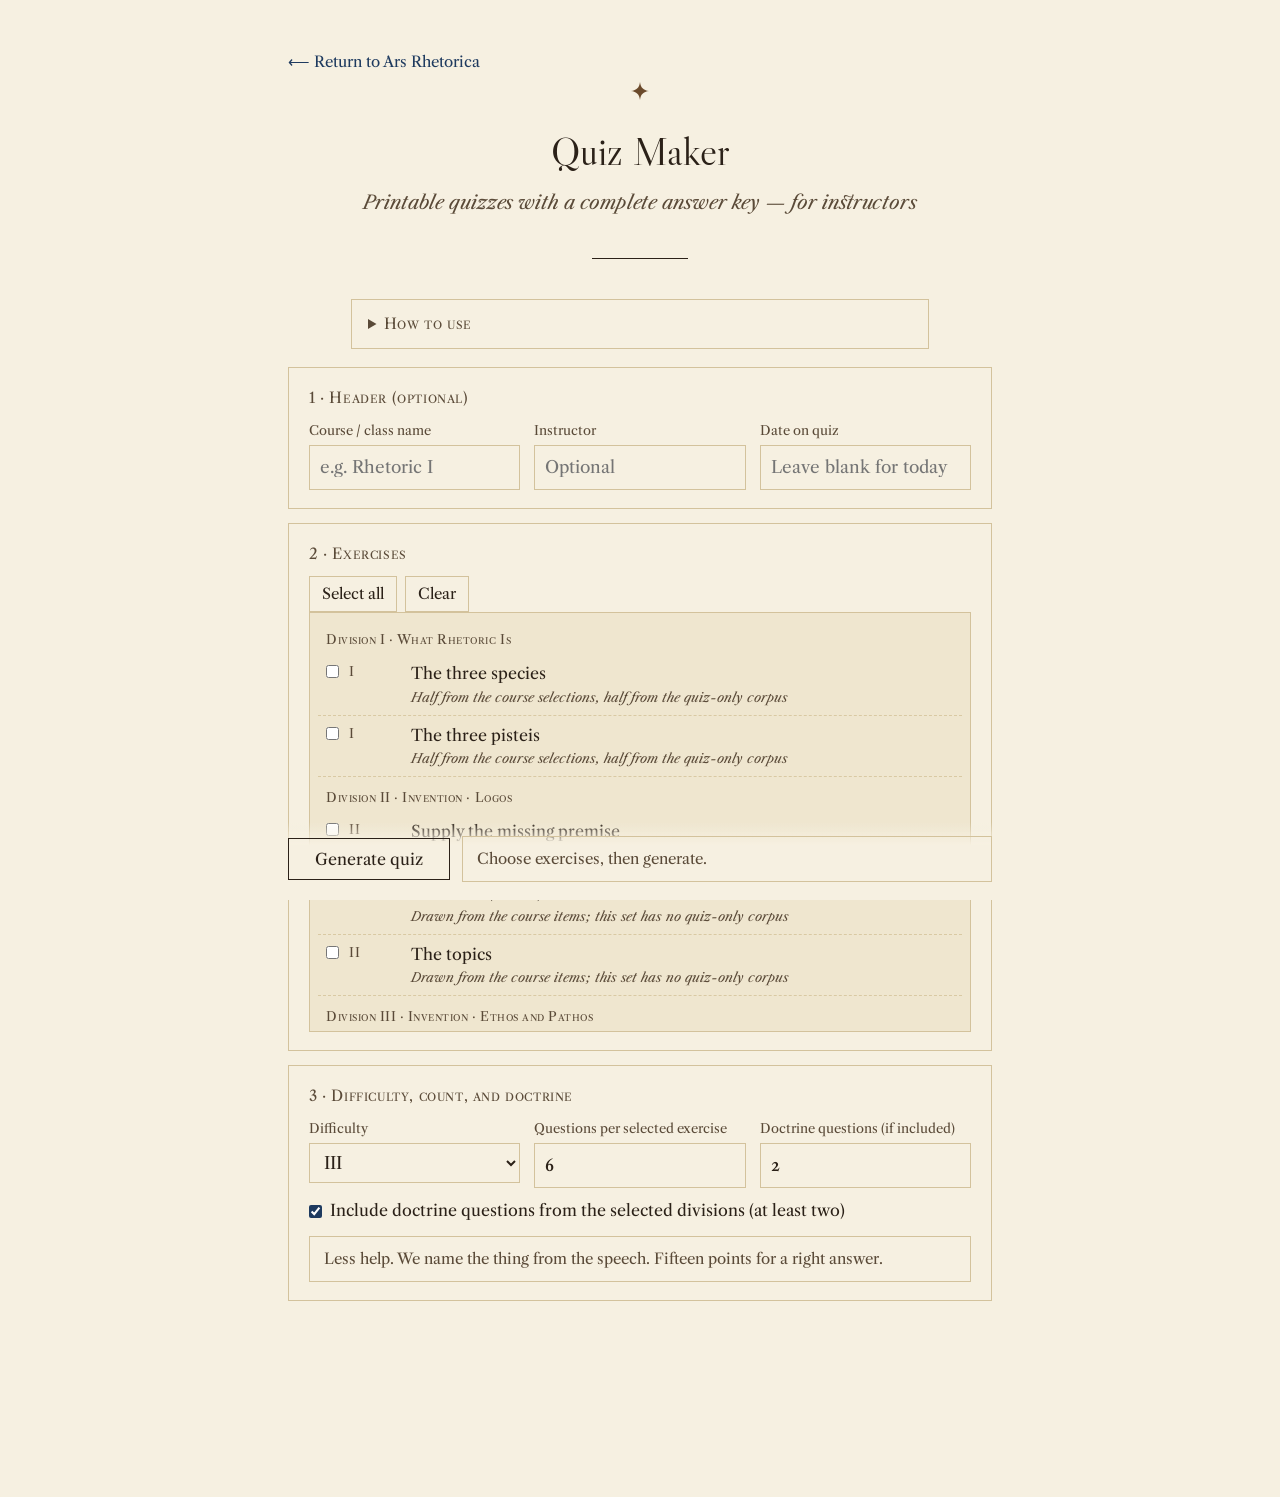
<file: teacher-quiz.html>
<!DOCTYPE html>
<html lang="en">
<head>
<meta charset="UTF-8">
<meta name="viewport" content="width=device-width, initial-scale=1.0">
<title>Ars Rhetorica — Quiz Maker</title>
<link rel="preconnect" href="https://fonts.googleapis.com">
<link href="https://fonts.googleapis.com/css2?family=Libre+Caslon+Display&family=Libre+Caslon+Text:ital,wght@0,400;0,700;1,400&display=swap" rel="stylesheet">
<style>
:root{
  --paper:#f6f0e1; --paper2:#efe6cf; --card:#fffdf4; --ink:#2b2118; --ink-soft:#5a4a38;
  --line:#d9c9a3; --frame:#d3c29c; --sage:#48664c; --wine:#7b2d26; --accent:#1e3a5f;
  --orn:#6b4a2b; --hover:#ede4cf;
  --display:'Libre Caslon Display', Georgia, serif;
  --text:'Libre Caslon Text', Georgia, serif;
  --panel:#f4ecd8; --panel2:#fbf6e8;
}
*{box-sizing:border-box; margin:0; padding:0}
body{font-family:var(--text); font-variant-numeric:oldstyle-nums; color:var(--ink); min-height:100vh; font-size:17px; line-height:1.6;
  background:var(--paper)}
.orn{width:14px; height:14px; color:var(--orn)}
#maker{max-width:760px; margin:0 auto; padding:48px 28px 100px}
header{text-align:center; margin-bottom:8px}
.ornament{display:block; width:18px; height:18px; margin:0 auto 28px; color:var(--orn)}
h1{font:400 40px/1.15 var(--display); letter-spacing:0; font-weight:400; color:var(--ink)}
.sub{font-style:italic; color:var(--ink-soft); font-size:19px; margin-top:14px}
.rule{display:block; width:96px; height:0; margin:40px auto; border:0; border-top:1px solid var(--ink)}
details.help{max-width:34em; margin:0 auto 18px; background:transparent; border:1px solid var(--frame);
  border-radius:0; padding:12px 16px}
details.help summary{cursor:pointer; font-family:var(--text); font-weight:400; font-size:15px; letter-spacing:.04em;
  font-variant:small-caps; color:var(--ink-soft)}
details.help p{margin-top:10px; font-size:15.5px; color:var(--ink-soft)}
.card{background:transparent; border:1px solid var(--frame); border-radius:0; padding:18px 20px; margin:14px 0}
.card h2{font-family:var(--text); font-size:15px; font-weight:400; letter-spacing:.04em; text-transform:none;
  font-variant:small-caps; color:var(--ink-soft); margin-bottom:10px}
.fields{display:flex; gap:14px; flex-wrap:wrap}
.field{flex:1 1 180px}
.field label{display:block; font-size:13px; color:var(--ink-soft); margin-bottom:4px}
input[type=text],input[type=number],select{font:inherit; width:100%; padding:8px 10px; border:1px solid var(--frame);
  border-radius:0; background:transparent; color:var(--ink)}
.setlist{max-height:420px; overflow:auto; border:1px solid var(--frame); border-radius:0; background:var(--paper2); padding:6px 8px}
.setrow{display:flex; align-items:flex-start; gap:10px; padding:7px 8px; border-bottom:1px dashed var(--line); cursor:pointer}
.setrow:last-child{border-bottom:none}
.setrow input{margin-top:4px; accent-color:var(--accent)}
.setrow .id{font-family:var(--text); font-variant:small-caps; letter-spacing:.04em; color:var(--ink-soft); min-width:52px; font-size:13px}
.setrow .nm{font-size:16px}
.setrow .nm .meta{display:block; font-size:13px; color:var(--ink-soft); font-style:italic}
.acthead{font-family:var(--text); font-size:13px; font-weight:400; letter-spacing:.04em; text-transform:none;
  font-variant:small-caps; color:var(--ink-soft); padding:10px 8px 4px}
.minibtns{display:flex; gap:8px; flex-wrap:wrap; margin:8px 0 0}
.minibtns button,.mbtn{font:inherit; cursor:pointer; background:transparent; border:1px solid var(--frame);
  border-radius:0; padding:5px 12px; color:var(--ink); font-size:15px;
  transition:background-color .25s ease}
.minibtns button:hover,.mbtn:hover{background:var(--hover); color:var(--ink)}
.check{display:flex; align-items:center; gap:8px; margin-top:10px; font-size:16px; color:var(--ink)}
.check input{accent-color:var(--accent)}
.makebar{position:sticky; bottom:0; background:linear-gradient(0deg, var(--paper) 70%, transparent);
  padding:14px 0 18px; display:flex; gap:12px; align-items:center; flex-wrap:wrap; margin-top:18px}
.primary{font-family:var(--text); letter-spacing:0; background:transparent; color:var(--ink);
  border:1px solid var(--ink); border-radius:0; padding:10px 26px; cursor:pointer; font-size:16px;
  transition:background-color .25s ease}
.primary:hover{background:var(--hover)}
.primary:disabled{color:color-mix(in srgb, var(--ink) 35%, var(--paper));
  border-color:color-mix(in srgb, var(--frame) 60%, var(--paper)); cursor:not-allowed}
.status{margin:12px 0; padding:10px 14px; border-radius:0; font-size:15px; color:var(--ink-soft);
  border:1px solid var(--frame); background:transparent}
.status.ok{border-color:var(--sage); color:var(--sage)}
.status.err{border-color:var(--wine); color:var(--wine)}
.backlink{display:inline-block; margin-bottom:8px; font-size:15px; color:var(--accent); text-decoration:none}
.backlink:hover{color:var(--accent)}

#paper{display:none; background:#fff; color:#111; border-radius:0; margin:22px 0 0;
  font-family:var(--text); box-shadow:none; border:1px solid var(--frame)}
#paper.show{display:block}
.sheet{padding:32px 38px 40px}
.sheet + .sheet{border-top:6px double #ccc}
.qhead{border-bottom:2px solid #111; padding-bottom:8px; margin-bottom:12px}
.qhead h1{font-family:var(--display); font-size:20px; margin:0 0 3px; letter-spacing:0; font-weight:400}
.qhead .meta{font-size:12.5px; color:#444; font-family:Helvetica,Arial,sans-serif}
.namerow{display:flex; gap:24px; font-size:13px; margin:0 0 12px; font-family:Helvetica,Arial,sans-serif}
.namerow span{flex:1; border-bottom:1px solid #444; padding-bottom:2px}
.namerow span.sm{flex:0 0 140px}
.rubric{font-size:12.5px; color:#333; font-family:Helvetica,Arial,sans-serif; line-height:1.5;
  border:1px solid #bbb; border-left:4px solid #7b2d26; border-radius:4px; padding:8px 11px; margin:0 0 14px; background:#faf7f0}
.covers{font-size:12.5px; color:#333; font-family:Helvetica,Arial,sans-serif; margin:0 0 14px; line-height:1.5}
ol.qs{margin:0; padding:0; list-style:none; counter-reset:qn}
li.qitem{counter-increment:qn; margin:0 0 16px; padding:0 0 0 30px; position:relative;
  break-inside:avoid; page-break-inside:avoid}
li.qitem::before{content:counter(qn) "."; position:absolute; left:0; top:0; font-weight:700; font-size:15px}
.qsetline{font-size:11px; font-family:Helvetica,Arial,sans-serif; color:#777; letter-spacing:.04em;
  text-transform:uppercase; margin-bottom:2px}
.qinstr{font-size:13px; font-style:italic; color:#444; margin-bottom:4px}
.qprompt,.qpass{font-size:14.5px; line-height:1.55; margin-bottom:5px}
.qpass{padding:8px 12px; border-left:3px solid #bbb; background:#fafafa; font-style:italic}
.qsrc{font-size:12px; font-style:italic; color:#555; text-align:right; margin:0 0 8px}
ol.ch{margin:4px 0 0; padding:0; list-style:none; counter-reset:cn}
ol.ch li{counter-increment:cn; font-size:14px; line-height:1.5; padding-left:26px; position:relative}
ol.ch li::before{content:"(" counter(cn, lower-alpha) ")"; position:absolute; left:0; color:#333;
  font-family:Helvetica,Arial,sans-serif; font-size:12.5px; top:1px}
.rowlab{font-family:Helvetica,Arial,sans-serif; font-size:11px; letter-spacing:.08em; text-transform:uppercase;
  color:#7b2d26; margin:8px 0 2px}
.ansline{border-bottom:1px solid #555; height:20px; margin:9px 40px 2px 0}
.keyitem{break-inside:avoid; page-break-inside:avoid; margin:0 0 11px; padding:0 0 0 30px; position:relative;
  font-size:13.5px; line-height:1.5; counter-increment:qn}
.keyitem::before{content:counter(qn) "."; position:absolute; left:0; top:0; font-weight:700}
.keyitem .ka{font-family:Helvetica,Arial,sans-serif}
.keyitem .kset{font-size:11px; color:#888; font-family:Helvetica,Arial,sans-serif; text-transform:uppercase; letter-spacing:.04em}
.keyitem .kx{margin-top:4px; font-size:13px; color:#444}
ol.keys{margin:0; padding:0; list-style:none; counter-reset:qn}
.keynote{font-size:12.5px; color:#444; font-family:Helvetica,Arial,sans-serif; margin:0 0 14px;
  border:1px solid #ccc; padding:8px 11px; border-radius:4px; background:#f9f9f9}

@media print{
  body{background:#fff}
  #maker{display:none !important}
  #paper{display:block !important; box-shadow:none; border-radius:0; margin:0}
  .sheet{padding:18px 22px}
  .sheet.key-sheet{page-break-before:always}
  a{text-decoration:none; color:inherit}
}
</style>
</head>
<body>
<svg width="0" height="0" style="position:absolute" aria-hidden="true"><defs><symbol id="star" viewBox="0 0 16 16"><path d="M8 0 C8.6 5 11 7.4 16 8 C11 8.6 8.6 11 8 16 C7.4 11 5 8.6 0 8 C5 7.4 7.4 5 8 0Z" fill="currentColor"/></symbol></defs></svg>
<div id="maker">
  <a class="backlink" href="index.html">⟵ Return to Ars Rhetorica</a>
  <header>
    <svg class="ornament orn" viewBox="0 0 16 16" aria-hidden="true"><use href="#star"/></svg>
    <h1>Quiz Maker</h1>
    <div class="sub">Printable quizzes with a complete answer key — for instructors</div>
    <div class="rule"></div>
  </header>

  <details class="help">
    <summary>How to use</summary>
    <p>Select one or more exercises from the course, choose the difficulty and how many questions you want from each, then generate. Most items are drawn half from the passages the students drill in the app, and half from a <b>hidden corpus</b> used only here, so a printed quiz is not a reprint of last week’s set. Where the work itself is small (Gorgias’s <i>Helen</i> is six passages; Antiphon’s tetralogy is ten), the quiz must use that work — there is no honest second Helen.</p>
    <p>You may add doctrine questions (definition, the three means of persuasion, the offices of the oration, and the like) from the divisions you have selected. Two is the minimum if you include them. The answer key prints on its own page(s) — <b>separate those pages before handing the quiz out.</b> Use the browser’s <b>Print → Save as PDF</b>.</p>
  </details>

  <div class="card">
    <h2>1 · Header (optional)</h2>
    <div class="fields">
      <div class="field"><label>Course / class name</label><input type="text" id="courseName" placeholder="e.g. Rhetoric I"></div>
      <div class="field"><label>Instructor</label><input type="text" id="teacherName" placeholder="Optional"></div>
      <div class="field"><label>Date on quiz</label><input type="text" id="quizDate" placeholder="Leave blank for today"></div>
    </div>
  </div>

  <div class="card">
    <h2>2 · Exercises</h2>
    <div class="minibtns">
      <button type="button" id="selAll">Select all</button>
      <button type="button" id="selNone">Clear</button>
    </div>
    <div class="setlist" id="setList"></div>
  </div>

  <div class="card">
    <h2>3 · Difficulty, count, and doctrine</h2>
    <div class="fields">
      <div class="field"><label>Difficulty</label>
        <select id="diffSel">
          <option value="1">I — Beginning</option>
          <option value="2">II</option>
          <option value="3" selected>III</option>
          <option value="4">IV</option>
          <option value="5">V — No hint</option>
        </select>
      </div>
      <div class="field"><label>Questions per selected exercise</label>
        <input type="number" id="countBox" min="1" max="20" value="6">
      </div>
      <div class="field"><label>Doctrine questions (if included)</label>
        <input type="number" id="docCount" min="2" max="8" value="2">
      </div>
    </div>
    <label class="check"><input type="checkbox" id="incDoc" checked> Include doctrine questions from the selected divisions (at least two)</label>
    <p class="status" id="diffHint" style="margin-top:12px;margin-bottom:0"></p>
  </div>

  <div class="makebar">
    <button class="primary" id="genBtn">Generate quiz</button>
    <button class="mbtn" id="printBtn" style="display:none">Print / Save as PDF</button>
    <span class="status" id="status" style="margin:0; flex:1">Choose exercises, then generate.</span>
  </div>
</div>

<div id="paper"></div>

<script>
window.__ARS_QUIZ = true;
const state = { sessionSeen:[], ex:null, setLen:10, diff:3, dark:false };
const store = { seen:{} };
function save(){}
function rand(a){ return a[Math.floor(Math.random() * a.length)]; }
function sample(arr, n){
  const c = arr.slice();
  for(let i = c.length - 1; i > 0; i--){ const j = Math.floor(Math.random() * (i+1)); [c[i],c[j]] = [c[j],c[i]]; }
  return c.slice(0, Math.min(n, c.length));
}
function shuffle(a){ return sample(a, a.length); }
function pickSeen(arr, idFn){
  const idOf = x => idFn ? idFn(x) : (x.id || x.q || JSON.stringify(x));
  const fresh = arr.filter(x => state.sessionSeen.indexOf(idOf(x)) < 0);
  const it = rand(fresh.length ? fresh : arr);
  const k = idOf(it);
  if(state.sessionSeen.indexOf(k) < 0) state.sessionSeen.push(k);
  return it;
}
</script>
<script src="passages.js"></script>
<script src="quiz-corpus.js"></script>
<script src="data.js"></script>
<script>
const $ = id => document.getElementById(id);
const LETTERS = ['a','b','c','d','e','f','g','h'];
const SMALL = {figgorgias:1, antiphon:1};
const OPTIONAL = {figfurther:1};
// Sets with no quiz-only corpus: every question comes from the course items.
const COURSE_ONLY = {effects:1, stasis:1, topics:1};

const QUIZ_SETS = [];
ACTS.forEach(a => {
  a.items.forEach(it => {
    if(it.kind !== 'ex') return;
    QUIZ_SETS.push({
      ex: it.ex, title: it.title, desc: it.desc,
      roman: a.roman, act: a.name, latin: a.latin
    });
  });
});

function todayStr(){
  const d = new Date();
  return d.toLocaleDateString(undefined, {year:'numeric', month:'long', day:'numeric'});
}

function buildSetList(){
  const box = $('setList');
  let html = '', last = '';
  QUIZ_SETS.forEach(s => {
    if(s.roman !== last){
      html += '<div class="acthead">Division '+s.roman+' · '+s.act+'</div>';
      last = s.roman;
    }
    const note = OPTIONAL[s.ex]
      ? 'Optional set: the less common figures, drawn from the course selections'
      : SMALL[s.ex]
      ? 'Small bank — the work itself; overlap with the app is unavoidable'
      : COURSE_ONLY[s.ex]
      ? 'Drawn from the course items; this set has no quiz-only corpus'
      : 'Half from the course selections, half from the quiz-only corpus';
    html += '<label class="setrow"><input type="checkbox" data-ex="'+s.ex+'">'+
      '<span class="id">'+s.roman+'</span>'+
      '<span class="nm">'+s.title+'<span class="meta">'+note+'</span></span></label>';
  });
  box.innerHTML = html;
}

function selectedEx(){
  return [...$('setList').querySelectorAll('input[type=checkbox]:checked')].map(x => x.dataset.ex);
}

function setStatus(msg, cls){
  const s = $('status');
  s.className = 'status' + (cls ? ' '+cls : '');
  s.innerHTML = msg;
}

function syncDiffHint(){
  const d = +$('diffSel').value;
  $('diffHint').textContent = (DIFF && DIFF[d] && DIFF[d].desc) || ('Difficulty '+d);
}

$('diffSel').onchange = syncDiffHint;
$('selAll').onclick = () => $('setList').querySelectorAll('input').forEach(i => i.checked = true);
$('selNone').onclick = () => $('setList').querySelectorAll('input').forEach(i => i.checked = false);

// Two questions are the same if they ask the same thing of the same passage with the same right answer.
// The order of the options and the choice of wrong options do not make a new question.
function fingerprint(q){
  if(!q) return '';
  const norm = x => String(x||'').replace(/<[^>]+>/g,' ').replace(/\s+/g,' ').trim();
  const bits = [q.kind||'', norm(q.prompt), norm(q.passage), norm(q.passageHtml), norm(q.source)];
  if(q.kind === 'mc' && q.options) bits.push('=' + norm(q.options[q.correct]));
  if(q.mark) bits.push(JSON.stringify(q.mark));
  if(q.target) bits.push(Array.isArray(q.target) ? q.target.join() : String(q.target));
  return bits.join('::');
}

function strip(html){
  return String(html||'').replace(/<[^>]+>/g,' ').replace(/\s+/g,' ').trim();
}

function figPrint(passageHtml, targetFig){
  const letters = LETTERS;
  const choices = [];
  let i = 0;
  const html = String(passageHtml||'').replace(/<span class="figspan"[^>]*data-fig="([^"]+)"[^>]*>([\s\S]*?)<\/span>/g,
    (_, fig, text) => {
      const L = letters[i++] || String(i);
      choices.push({letter:L, fig:fig, text:strip(text)});
      return '<u>('+L+')</u> '+text;
    });
  const ans = choices.find(c => c.fig === targetFig);
  return {html:html, choices:choices, answer: ans ? '('+ans.letter+') '+ans.text+' — '+targetFig : targetFig};
}

function formatItem(q, setTitle, roman){
  const out = {setTitle:setTitle, roman:roman, instr:'', stemHtml:'', choices:null, rows:[],
    answerText:'', explainHtml:'', kind:q.kind};
  if(q.kind === 'mc'){
    out.instr = 'Choose the best answer.';
    if(q.passage) out.stemHtml += '<div class="qpass">'+q.passage+'</div>';
    if(q.source) out.stemHtml += '<div class="qsrc">'+q.source+'</div>';
    out.stemHtml += '<div class="qprompt">'+q.prompt+'</div>';
    out.choices = (q.options||[]).map((t,i) => ({letter:LETTERS[i], text:t}));
    const ix = q.correct;
    const ch = out.choices[ix];
    out.answerText = ch ? '('+ch.letter+') '+strip(ch.text) : '—';
    try{
      const res = q.check(ix);
      out.explainHtml = (res && (res.note||'')) + (res && res.also ? ' '+res.also : '');
    }catch(e){}
    return out;
  }
  if(q.kind === 'chips'){
    out.instr = 'For each line, circle the correct option.';
    if(q.passage) out.stemHtml += '<div class="qpass">'+q.passage+'</div>';
    if(q.source) out.stemHtml += '<div class="qsrc">'+q.source+'</div>';
    out.stemHtml += '<div class="qprompt">'+q.prompt+'</div>';
    out.rows = (q.rows||[]).map(r => ({
      label:r.label,
      choices:(r.opts||[]).map((o,i) => ({letter:LETTERS[i], text:o.label, v:o.v}))
    }));
    const mark = q.mark || {};
    const bits = [];
    out.rows.forEach(r => {
      const hit = r.choices.find(c => String(c.v) === String(mark[r.label.toLowerCase()] ) )
               || r.choices.find(c => {
                    const key = (q.rows.find(rr => rr.label === r.label)||{}).key;
                    return key && String(c.v) === String(mark[key]);
                  });
      bits.push(r.label+': '+(hit ? '('+hit.letter+') '+hit.text : String(mark[(q.rows.find(rr=>rr.label===r.label)||{}).key]||'—')));
    });
    out.answerText = bits.join('; ');
    try{
      const res = q.check(mark);
      out.explainHtml = (res && (res.note||'')) + (res && res.also ? ' '+res.also : '');
    }catch(e){}
    return out;
  }
  if(q.kind === 'order'){
    out.instr = 'Number the offices in school order (1 = first).';
    out.stemHtml += '<div class="qprompt">'+(q.prompt||'')+'</div>';
    out.choices = (q.labels||[]).map((t,i) => ({letter:String(i+1), text:t, key:(q.keys||[])[i]}));
    const target = q.target || [];
    const names = {};
    (q.keys||[]).forEach((k,i) => { names[k] = q.labels[i]; });
    out.answerText = target.map((k,i) => (i+1)+'. '+(names[k]||k)).join('; ');
    try{
      const res = q.check(target);
      out.explainHtml = (res && (res.note||'')) + (res && res.also ? ' '+res.also : '');
    }catch(e){}
    return out;
  }
  if(q.kind === 'figclick'){
    const fp = figPrint(q.passageHtml || q.passage || '', q.target);
    out.instr = 'The marked parts are lettered. Circle the letter of the named figure.';
    out.stemHtml += '<div class="qpass">'+fp.html+'</div>';
    if(q.source) out.stemHtml += '<div class="qsrc">'+q.source+'</div>';
    out.stemHtml += '<div class="qprompt">'+q.prompt+'</div>';
    out.choices = fp.choices.map(c => ({letter:c.letter, text:c.text+' <em>('+c.fig+')</em>'}));
    out.answerText = fp.answer;
    out.explainHtml = q.why || '';
    return out;
  }
  out.instr = 'Answer the question.';
  out.stemHtml = '<div class="qprompt">'+(q.prompt||strip(q.passage)||'')+'</div>';
  out.answerText = '(See instructor.)';
  return out;
}

function formatDoctrine(d){
  const opts = d.options.slice();
  const correctStr = opts[d.correct];
  const shuffled = shuffle(opts);
  const choices = shuffled.map((t,i) => ({letter:LETTERS[i], text:t}));
  const ans = choices.find(c => c.text === correctStr);
  return {
    setTitle:'Doctrine', roman:'—',
    instr:'Choose the best answer.',
    stemHtml:'<div class="qprompt">'+d.prompt+'</div>',
    choices:choices, rows:[],
    answerText: ans ? '('+ans.letter+') '+ans.text : correctStr,
    explainHtml: d.note || '',
    kind:'mc'
  };
}

function doctrinePool(exIds){
  const divs = new Set();
  ACTS.forEach(a => {
    if(a.items.some(it => it.kind==='ex' && exIds.indexOf(it.ex) >= 0)) divs.add(a.roman);
  });
  const bank = (window.QUIZ_DOCTRINE || []).filter(d => !divs.size || divs.has(d.div));
  const extra = [];
  ACTS.forEach(a => {
    if(!divs.has(a.roman)) return;
    a.items.forEach(it => {
      if(it.kind !== 'deck' || !DECKS[it.deck]) return;
      DECKS[it.deck].panels.forEach(p => {
        if(!p.q) return;
        extra.push({div:a.roman, prompt:strip(p.q.prompt), options:p.q.options.slice(),
          correct:p.q.correct, note:p.q.explain||''});
      });
    });
  });
  return bank.concat(extra);
}

function generateItems(){
  const ids = selectedEx();
  if(!ids.length) throw new Error('Select at least one exercise.');
  const n = Math.max(1, Math.min(20, +$('countBox').value || 6));
  const diff = +$('diffSel').value || 3;
  const wantDoc = $('incDoc').checked;
  const nDoc = wantDoc ? Math.max(2, Math.min(8, +$('docCount').value || 2)) : 0;

  window.__ARS_QUIZ = true;
  state.sessionSeen = [];
  const items = [];
  const seen = new Set();

  const notes = [];
  ids.forEach(exId => {
    const meta = QUIZ_SETS.find(s => s.ex === exId);
    const title = (meta && meta.title) || exId;
    const roman = (meta && meta.roman) || '';
    const gen = EX[exId] && EX[exId].gen;
    if(!gen) return;
    state.ex = EX[exId];
    let made = 0, tries = 0, madeHidden = 0, hiddenOut = (SMALL[exId] || COURSE_ONLY[exId]) ? true : false, misses = 0;
    // Alternate course and quiz-only items. When the quiz-only corpus has nothing new to give,
    // stop asking it; when the whole bank has nothing new, print fewer questions rather than a repeat.
    while(made < n && tries < n * 60){
      tries++;
      const preferHidden = !hiddenOut && (made % 2 === 1);
      window.__ARS_QUIZ_PREFER = preferHidden ? 'hidden' : 'app';
      let q;
      try{ q = gen(diff); }
      catch(e){ q = null; }
      const fp = q ? fingerprint(q) : '';
      if(!q || seen.has(fp)){
        misses++;
        if(preferHidden && misses >= 30){ hiddenOut = true; misses = 0; }
        else if(!preferHidden && misses >= 60) break;
        continue;
      }
      misses = 0;
      seen.add(fp);
      items.push({exId:exId, setTitle:title, roman:roman, q:q, formatted:formatItem(q, title, roman)});
      made++;
      if(preferHidden) madeHidden++;
    }
    if(made < n){
      notes.push(title+': '+made+' of '+n+' printed; the bank has no more distinct questions at this difficulty.');
    } else if(!SMALL[exId] && !OPTIONAL[exId] && !COURSE_ONLY[exId] && madeHidden < Math.floor(n / 2)){
      notes.push(title+': only '+madeHidden+' of '+n+' from the quiz-only corpus; the rest are course items the students have seen.');
    }
  });

  if(nDoc){
    const pool = shuffle(doctrinePool(ids));
    const take = pool.slice(0, Math.min(nDoc, pool.length));
    take.forEach(d => {
      items.push({exId:'doctrine', setTitle:'Doctrine', roman:'—', q:d, formatted:formatDoctrine(d)});
    });
  }

  if(!items.length) throw new Error('No questions could be generated. Try another difficulty or set.');
  return {items, diff, n, nDoc, notes};
}

function renderPaper(bundle){
  const {items, diff, nDoc} = bundle;
  const course = $('courseName').value.trim();
  const teacher = $('teacherName').value.trim();
  const date = $('quizDate').value.trim() || todayStr();
  const covers = [...new Set(items.filter(it => it.exId !== 'doctrine').map(it => 'Division '+it.roman+' · '+it.setTitle))];
  if(nDoc) covers.push('Doctrine ('+nDoc+')');
  const levelLabel = (DIFF && DIFF[diff] && DIFF[diff].desc) ? ('Difficulty '+DIFF[diff].name+' — '+DIFF[diff].desc) : ('Difficulty '+diff);

  let head = '<div class="qhead"><h1>Ars Rhetorica · Quiz</h1>'+
    '<div class="meta">'+(course?course+' · ':'')+(teacher?teacher+' · ':'')+date+'<br>'+levelLabel+'</div></div>'+
    '<div class="namerow"><span>Name</span><span class="sm">Score</span></div>'+
    '<div class="covers"><b>Covers:</b> '+covers.join('; ')+'</div>'+
    '<div class="rubric"><b>Directions.</b> Answer every question. For multiple choice, circle the letter. '+
    'Where a passage is printed, read it before you choose. Do not write on the answer-key pages.</div>';

  let qs = '<ol class="qs">';
  items.forEach(it => {
    const f = it.formatted;
    qs += '<li class="qitem"><div class="qsetline">'+(it.exId==='doctrine'?'Doctrine':'Division '+it.roman+' · '+it.setTitle)+'</div>';
    if(f.instr) qs += '<div class="qinstr">'+f.instr+'</div>';
    qs += '<div class="qbody">'+(f.stemHtml||'')+'</div>';
    if(f.rows && f.rows.length){
      f.rows.forEach(r => {
        qs += '<div class="rowlab">'+r.label+'</div><ol class="ch">'+
          r.choices.map(c => '<li>'+c.text+'</li>').join('')+'</ol>';
      });
    } else if(f.choices && f.choices.length && f.kind !== 'order'){
      qs += '<ol class="ch">'+f.choices.map(c => '<li>'+c.text+'</li>').join('')+'</ol>';
    } else if(f.kind === 'order' && f.choices){
      qs += '<ol class="ch">'+f.choices.map(c => '<li>______  '+c.text+'</li>').join('')+'</ol>';
    } else {
      qs += '<div class="ansline"></div>';
    }
    qs += '</li>';
  });
  qs += '</ol>';

  let key = '<div class="qhead"><h1>Answer Key</h1><div class="meta">'+date+' · '+levelLabel+'</div></div>'+
    '<div class="keynote"><b>For the instructor.</b> Detach these pages before distributing the quiz. '+
    'Answers are numbered to match the quiz. Each printing is freshly generated. '+
    'About half of the exercise items (where the bank allows) are drawn from a corpus the students do not see in the app.</div>'+
    '<ol class="keys">';
  items.forEach(it => {
    const f = it.formatted;
    key += '<li class="keyitem"><div class="kset">'+(it.exId==='doctrine'?'Doctrine':'Division '+it.roman+' · '+it.setTitle)+'</div>'+
      '<div class="ka"><b>'+(f.answerText||'—')+'</b></div>';
    if(f.explainHtml) key += '<div class="kx">'+f.explainHtml+'</div>';
    key += '</li>';
  });
  key += '</ol>';

  $('paper').innerHTML = '<div class="sheet">'+head+qs+'</div><div class="sheet key-sheet">'+key+'</div>';
  $('paper').classList.add('show');
}

$('genBtn').onclick = () => {
  try{
    const bundle = generateItems();
    renderPaper(bundle);
    $('printBtn').style.display = '';
    setStatus('<b>'+bundle.items.length+' questions</b> ready. Scroll down to review, then Print / Save as PDF.'+
      (bundle.notes.length ? '<br>'+bundle.notes.map(x => esc(x)).join('<br>') : ''), 'ok');
    $('paper').scrollIntoView({behavior:'smooth', block:'start'});
  }catch(e){
    setStatus(e.message || String(e), 'err');
  }
};
$('printBtn').onclick = () => window.print();

buildSetList();
syncDiffHint();
</script>
</body>
</html>
</file>
<file: ars-fonts.css>
/* Ars font choice (arsFont). The chosen font sets --display and --text for titles, headings and reading text;
   buttons, menus, directions, form controls, answer choices and diagram labels keep the standard font. */
/* EB Garamond as the fallback face for the decorative fonts: Ars Greek holds only the Greek blocks (so all Greek is set in Garamond), Ars Fallback holds Garamond's Latin, Latin-extended and Greek (so macrons, breves, ȳ, − and the like fall to Garamond, not to a system font). */
@font-face { font-family: 'Ars Greek'; font-style: italic; font-weight: 400 700; font-display: swap; src: url(https://fonts.gstatic.com/s/ebgaramond/v33/SlGWmQSNjdsmc35JDF1K5GRweDc1ZzPJ.woff2) format('woff2'); unicode-range: U+1F00-1FFF; }
@font-face { font-family: 'Ars Fallback'; font-style: italic; font-weight: 400 700; font-display: swap; src: url(https://fonts.gstatic.com/s/ebgaramond/v33/SlGWmQSNjdsmc35JDF1K5GRweDc1ZzPJ.woff2) format('woff2'); unicode-range: U+1F00-1FFF; }
@font-face { font-family: 'Ars Greek'; font-style: italic; font-weight: 400 700; font-display: swap; src: url(https://fonts.gstatic.com/s/ebgaramond/v33/SlGWmQSNjdsmc35JDF1K5GRweDg1ZzPJ.woff2) format('woff2'); unicode-range: U+0370-0377, U+037A-037F, U+0384-038A, U+038C, U+038E-03A1, U+03A3-03FF; }
@font-face { font-family: 'Ars Fallback'; font-style: italic; font-weight: 400 700; font-display: swap; src: url(https://fonts.gstatic.com/s/ebgaramond/v33/SlGWmQSNjdsmc35JDF1K5GRweDg1ZzPJ.woff2) format('woff2'); unicode-range: U+0370-0377, U+037A-037F, U+0384-038A, U+038C, U+038E-03A1, U+03A3-03FF; }
@font-face { font-family: 'Ars Fallback'; font-style: italic; font-weight: 400 700; font-display: swap; src: url(https://fonts.gstatic.com/s/ebgaramond/v33/SlGWmQSNjdsmc35JDF1K5GRweDU1ZzPJ.woff2) format('woff2'); unicode-range: U+0100-02BA, U+02BD-02C5, U+02C7-02CC, U+02CE-02D7, U+02DD-02FF, U+0304, U+0308, U+0329, U+1D00-1DBF, U+1E00-1E9F, U+1EF2-1EFF, U+2020, U+20A0-20AB, U+20AD-20C4, U+2113, U+2C60-2C7F, U+A720-A7FF; }
@font-face { font-family: 'Ars Fallback'; font-style: italic; font-weight: 400 700; font-display: swap; src: url(https://fonts.gstatic.com/s/ebgaramond/v33/SlGWmQSNjdsmc35JDF1K5GRweDs1Zw.woff2) format('woff2'); unicode-range: U+0000-00FF, U+0131, U+0152-0153, U+02BB-02BC, U+02C6, U+02DA, U+02DC, U+0304, U+0308, U+0329, U+2000-206F, U+20AC, U+2122, U+2191, U+2193, U+2212, U+2215, U+FEFF, U+FFFD; }
@font-face { font-family: 'Ars Greek'; font-style: normal; font-weight: 400 700; font-display: swap; src: url(https://fonts.gstatic.com/s/ebgaramond/v33/SlGUmQSNjdsmc35JDF1K5GR5SDktYw.woff2) format('woff2'); unicode-range: U+1F00-1FFF; }
@font-face { font-family: 'Ars Fallback'; font-style: normal; font-weight: 400 700; font-display: swap; src: url(https://fonts.gstatic.com/s/ebgaramond/v33/SlGUmQSNjdsmc35JDF1K5GR5SDktYw.woff2) format('woff2'); unicode-range: U+1F00-1FFF; }
@font-face { font-family: 'Ars Greek'; font-style: normal; font-weight: 400 700; font-display: swap; src: url(https://fonts.gstatic.com/s/ebgaramond/v33/SlGUmQSNjdsmc35JDF1K5GR2SDktYw.woff2) format('woff2'); unicode-range: U+0370-0377, U+037A-037F, U+0384-038A, U+038C, U+038E-03A1, U+03A3-03FF; }
@font-face { font-family: 'Ars Fallback'; font-style: normal; font-weight: 400 700; font-display: swap; src: url(https://fonts.gstatic.com/s/ebgaramond/v33/SlGUmQSNjdsmc35JDF1K5GR2SDktYw.woff2) format('woff2'); unicode-range: U+0370-0377, U+037A-037F, U+0384-038A, U+038C, U+038E-03A1, U+03A3-03FF; }
@font-face { font-family: 'Ars Fallback'; font-style: normal; font-weight: 400 700; font-display: swap; src: url(https://fonts.gstatic.com/s/ebgaramond/v33/SlGUmQSNjdsmc35JDF1K5GR7SDktYw.woff2) format('woff2'); unicode-range: U+0100-02BA, U+02BD-02C5, U+02C7-02CC, U+02CE-02D7, U+02DD-02FF, U+0304, U+0308, U+0329, U+1D00-1DBF, U+1E00-1E9F, U+1EF2-1EFF, U+2020, U+20A0-20AB, U+20AD-20C4, U+2113, U+2C60-2C7F, U+A720-A7FF; }
@font-face { font-family: 'Ars Fallback'; font-style: normal; font-weight: 400 700; font-display: swap; src: url(https://fonts.gstatic.com/s/ebgaramond/v33/SlGUmQSNjdsmc35JDF1K5GR1SDk.woff2) format('woff2'); unicode-range: U+0000-00FF, U+0131, U+0152-0153, U+02BB-02BC, U+02C6, U+02DA, U+02DC, U+0304, U+0308, U+0329, U+2000-206F, U+20AC, U+2122, U+2191, U+2193, U+2212, U+2215, U+FEFF, U+FFFD; }

:root{--std-display:'Libre Caslon Display', Georgia, serif; --std-text:'Libre Caslon Text', Georgia, serif}
html[data-font="plain"]{--display:'Ars Greek', 'Atkinson Hyperlegible Next', 'Ars Fallback', var(--std-display); --text:'Ars Greek', 'Atkinson Hyperlegible Next', 'Ars Fallback', var(--std-text)}
html[data-font="plain"] body{font-size-adjust:.54}
html[data-font="garamond"]{--display:'EB Garamond', var(--std-display); --text:'EB Garamond', var(--std-text)}
html[data-font="italic"]{--display:'Ars Greek', 'Felipa', 'Ars Fallback', var(--std-display); --text:'Ars Greek', 'Felipa', 'Ars Fallback', var(--std-text)}
html[data-font="italic"] body{font-synthesis:none; font-size-adjust:.59}
html[data-font="fraktur"]{--display:'Ars Greek', 'UnifrakturMaguntia', 'Ars Fallback', var(--std-display); --text:'Ars Greek', 'UnifrakturMaguntia', 'Ars Fallback', var(--std-text)}
html[data-font="copperplate"]{--display:'Ars Greek', 'Pinyon Script', 'Ars Fallback', var(--std-display); --text:'Ars Greek', 'Pinyon Script', 'Ars Fallback', var(--std-text)}
html[data-font="fraktur"] body, html[data-font="copperplate"] body{font-synthesis:none}
html:is([data-font="fraktur"],[data-font="copperplate"]) body *:not(.directions, .directions *, :is(button:not(.set-card, .cumul-bar), input, select, textarea, option, label, svg, .speak-rate-menu, .set-menu, .font-note, .btn, .btn-row, .opt, .opts, .q-instr, .deck-hint, .recite-opt-note, .recite-menu-list, .tab-lock-card, .ex-opt, .answer-row, table, caption, th, td, kbd, .room-locus, .act-label .n, .prog-cell, .chev, .room-bank, .ex-table, .paradigm, .endings), :is(button:not(.set-card, .cumul-bar), input, select, textarea, option, label, svg, .speak-rate-menu, .set-menu, .font-note, .btn, .btn-row, .opt, .opts, .q-instr, .deck-hint, .recite-opt-note, .recite-menu-list, .tab-lock-card, .ex-opt, .answer-row, table, caption, th, td, kbd, .room-locus, .act-label .n, .prog-cell, .chev, .room-bank, .ex-table, .paradigm, .endings) *){text-transform:none !important; letter-spacing:0 !important; font-variant:normal !important}
html[data-font="copperplate"] body{font-size-adjust:.53; color:#1c140d; -webkit-text-stroke:.35px currentColor}
html[data-font="copperplate"] body.dark{color:#f3ead6}
/* the standard font is kept here */
html[data-font] :is(button:not(.set-card, .cumul-bar), input, select, textarea, option, label, svg, .speak-rate-menu, .set-menu, .font-note, .btn, .btn-row, .opt, .opts, .q-instr, .deck-hint, .recite-opt-note, .recite-menu-list, .tab-lock-card, .ex-opt, .answer-row, table, caption, th, td, kbd, .room-locus, .act-label .n, .prog-cell, .chev, .room-bank, .ex-table, .paradigm, .endings){--display:var(--std-display); --text:var(--std-text); font-size-adjust:none; -webkit-text-stroke:0; font-synthesis:initial}
:where(html[data-font]) :where(label, svg, .speak-rate-menu, .set-menu, .font-note, .btn, .btn-row, .opt, .opts, .q-instr, .deck-hint, .recite-opt-note, .recite-menu-list, .tab-lock-card, .ex-opt, .answer-row, table, caption, th, td, kbd, .room-locus, .act-label .n, .prog-cell, .chev, .room-bank, .ex-table, .paradigm, .endings){font-family:var(--std-text); font-style:normal}
html[data-font] :is(input, select, textarea, .ex-pane-item, .recite-due-btn){font-family:var(--std-text)}
:where(html[data-font="copperplate"]) :where(button:not(.set-card, .cumul-bar), input, select, textarea, option, label, svg, .speak-rate-menu, .set-menu, .font-note, .btn, .btn-row, .opt, .opts, .q-instr, .deck-hint, .recite-opt-note, .recite-menu-list, .tab-lock-card, .ex-opt, .answer-row, table, caption, th, td, kbd, .room-locus, .act-label .n, .prog-cell, .chev, .room-bank, .ex-table, .paradigm, .endings){color:var(--ink)}
/* opening drop caps: each font sets its own capital, tuned so its ink clears lines 1 to 3 */
:is(.intro-note)::first-letter{float:left; font-family:var(--display); font-weight:400; font-style:normal; font-size-adjust:none; text-transform:none; letter-spacing:0; font-size:4.1em; line-height:.8; margin:6px 10px 0 0; padding:0; border:0; background:none; color:var(--accent)}
html[data-font="plain"] :is(.intro-note)::first-letter{font-size:3.7em; line-height:.8; margin:7px 12px 0 0; color:var(--accent)}
html[data-font="garamond"] :is(.intro-note)::first-letter{font-size:4.1em; line-height:.8; margin:6px 12px 0 0; color:var(--ink)}
html[data-font="italic"] :is(.intro-note)::first-letter{font-size:3.6em; line-height:.86; margin:5px 22px 6px 0; padding:0 .04em 0 0; color:var(--ink)}
html[data-font="copperplate"] :is(.intro-note)::first-letter{font-size:4.6em; line-height:.66; margin:16px 34px 6px 2px; color:var(--ink)}
/* Medieval Gothic: a rubricated initial, a red Fraktur capital in a thin ochre frame with a faint tint and four corner dots */
html[data-font="fraktur"] :is(.intro-note)::first-letter{font-size:3.25em; line-height:1; margin:5px 14px 2px 0; padding:.04em .14em .02em; color:#b0301c; border:1px solid #a8822f; background:radial-gradient(circle,#a8822f 1.6px,transparent 2.2px) 2px 2px/6px 6px no-repeat, radial-gradient(circle,#a8822f 1.6px,transparent 2.2px) right 2px top 2px/6px 6px no-repeat, radial-gradient(circle,#a8822f 1.6px,transparent 2.2px) left 2px bottom 2px/6px 6px no-repeat, radial-gradient(circle,#a8822f 1.6px,transparent 2.2px) right 2px bottom 2px/6px 6px no-repeat, rgba(176,48,28,.07)}
html[data-font="fraktur"] body.dark :is(.intro-note)::first-letter{color:#f2a08a; border-color:#d8b46c; background:radial-gradient(circle,#d8b46c 1.6px,transparent 2.2px) 2px 2px/6px 6px no-repeat, radial-gradient(circle,#d8b46c 1.6px,transparent 2.2px) right 2px top 2px/6px 6px no-repeat, radial-gradient(circle,#d8b46c 1.6px,transparent 2.2px) left 2px bottom 2px/6px 6px no-repeat, radial-gradient(circle,#d8b46c 1.6px,transparent 2.2px) right 2px bottom 2px/6px 6px no-repeat, rgba(242,160,138,.10)}
/* the note on the current font, appended as the last element of the main page */
/* Oct 24: font details note in very small, faint print, the last thing on the main page (AA 4.5:1+ against the page). */
.font-note{max-width:36rem; margin:3.5rem auto 1.25rem; padding:0 1rem; font-family:var(--std-text) !important; font-style:normal !important; font-weight:400; font-size:.75rem !important; line-height:1.5 !important; color:#786a58 !important; text-align:center; overflow-wrap:break-word; -webkit-text-stroke:0; font-size-adjust:none}
body.dark .font-note{color:#998076 !important}
.font-note b{color:inherit !important; font-weight:700}
/* the + button and its menu (it replaces the separate dark-mode button, which stays hidden for its logic) */
#dark-toggle[hidden]{display:none !important}
#set-btn{min-width:44px; padding:0 12px; border-radius:0; border:1px solid var(--frame); background:var(--paper); color:var(--ink); font-size:26px; line-height:1.2; box-shadow:none; transition:background-color .25s ease; font-family:var(--std-text); font-weight:400; cursor:pointer; display:flex; align-items:center; justify-content:center}
#set-btn:focus-visible, .set-menu button:focus-visible{outline:3px solid var(--ink); outline-offset:2px}
.set-wrap{position:relative; display:flex}
.set-menu{position:absolute; top:calc(100% + 6px); right:0; z-index:70; min-width:260px; max-width:calc(100vw - 24px); background:var(--card); border:1px solid var(--ink); padding:6px 0; color:var(--ink); font-family:var(--std-text) !important; font-size:18px; line-height:1.35; text-align:left}
.set-menu[hidden]{display:none}
.set-menu .set-head{padding:10px 16px 4px; font-size:16px; color:var(--ink-soft); font-variant:small-caps; letter-spacing:.05em}
.set-menu button{display:flex; align-items:center; gap:12px; width:100%; margin:0; padding:10px 16px; text-align:left; font-family:var(--std-text) !important; font-size:18px; line-height:1.3; color:var(--ink); background:transparent; border:0; border-radius:0; box-shadow:none; cursor:pointer; white-space:nowrap; text-transform:none; letter-spacing:0}
.set-menu button:hover{background:var(--hover)}
.set-menu .set-sep{border-top:1px solid var(--frame); margin:6px 0}
.set-check{width:20px; flex:none; text-align:center; font-weight:700}
.set-menu [aria-checked="true"]{background:var(--hover); font-weight:700}
.set-menu [aria-checked="true"] .set-check::before{content:"✓"}
/* each font option is shown in its own face, large for legibility (as in Ars Logica) */
.set-menu .set-fonts button{font-size:22px; line-height:1.25; font-size-adjust:none}
.set-menu .set-fonts [data-font="standard"] span+span{font-family:'Libre Caslon Text', Georgia, serif}
.set-menu .set-fonts [data-font="plain"] span+span{font-family:'Atkinson Hyperlegible Next', sans-serif}
.set-menu .set-fonts [data-font="garamond"] span+span{font-family:'EB Garamond', Georgia, serif; font-size:24px}
.set-menu .set-fonts [data-font="italic"] span+span{font-family:'Felipa', Georgia, serif; font-size:27px; font-weight:400}
.set-menu .set-fonts [data-font="fraktur"] span+span{font-family:'UnifrakturMaguntia', Georgia, serif; font-size:28px; font-weight:400}
.set-menu .set-fonts [data-font="copperplate"] span+span{font-family:'Pinyon Script', Georgia, serif; font-size:33px; font-weight:400; line-height:1.4; -webkit-text-stroke:.3px currentColor}
@media print{ .set-wrap{display:none !important} }
#set-btn:hover, #set-btn[aria-expanded="true"]{background:var(--hover)}
/* long reading text and feedback in the script fonts get more line spacing */
html:is([data-font="italic"],[data-font="copperplate"]) :is(p, li, .feedback, .fb, .verdict, .explain):not(.directions, .directions *){line-height:1.6}
/* phones: wide tables scroll sideways inside themselves instead of widening the page */
@media (max-width:480px){ html[data-font] table{display:block; max-width:100%; overflow-x:auto} html[data-font] body{overflow-wrap:break-word} }
/* arrows, checks and similar symbols: one consistent fallback */
html[data-font] :is(.chev, .set-check){font-family:var(--std-text), 'DejaVu Sans', 'Segoe UI Symbol', sans-serif}
/* directions and instructions (marked .directions in the markup): the standard face at the standard size, whatever font is chosen */
html[data-font] :is(.directions, .directions *):not(kbd, code){--display:var(--std-display); --text:var(--std-text); font-size-adjust:none !important; -webkit-text-stroke:0 !important}
html[data-font] .directions{font-family:var(--std-text)}

/* Medieval Gothic only: woodcut title initial A (du Bellay, Paris 1549, Gallica/BnF, public domain) */
.title-initial{display:none}
html[data-font="fraktur"] header h1 .title-initial{display:inline-block; height:1.85em; width:auto; vertical-align:-.22em;
  margin:0 .03em 0 0; border-radius:4px; box-shadow:0 0 0 1px var(--frame)}
html[data-font="fraktur"] header h1 .title-a{display:none}

/* Studium Institute row at the bottom of the + menu: the name goes home, the arrow lists the three apps. */
.si-nav{border-top:1px solid var(--frame); margin-top:6px}
.si-row{display:flex; align-items:stretch}
.si-nav a, .si-nav .si-tog{font-family:var(--std-text) !important; font-size:18px; line-height:1.3; color:var(--ink); background:transparent; border:0; border-radius:0; text-decoration:none; cursor:pointer; text-transform:none; letter-spacing:0; font-variant:normal; font-weight:400}
.si-nav .si-name{flex:1; display:block; padding:10px 16px; white-space:nowrap}
.si-nav .si-tog, .set-menu .si-nav .si-tog{width:auto; flex:none; display:flex; align-items:center; justify-content:center; margin:0; padding:10px 16px}
.si-tog span{display:inline-block; transition:transform .15s}
.si-tog[aria-expanded="true"] span{transform:rotate(180deg)}
.si-nav .si-list{padding:0 0 4px}
.si-nav .si-list a{display:block; padding:8px 16px 8px 36px; font-size:17px; white-space:nowrap}
.si-nav a:hover, .si-nav .si-tog:hover{background:var(--hover)}
.si-nav a:focus-visible, .si-nav .si-tog:focus-visible{outline:3px solid var(--ink); outline-offset:-3px}
.si-nav .si-list a[aria-current]{font-weight:700}

.set-menu{max-height:calc(100vh - 80px); max-height:calc(100dvh - 80px); overflow-y:auto}
</file>
